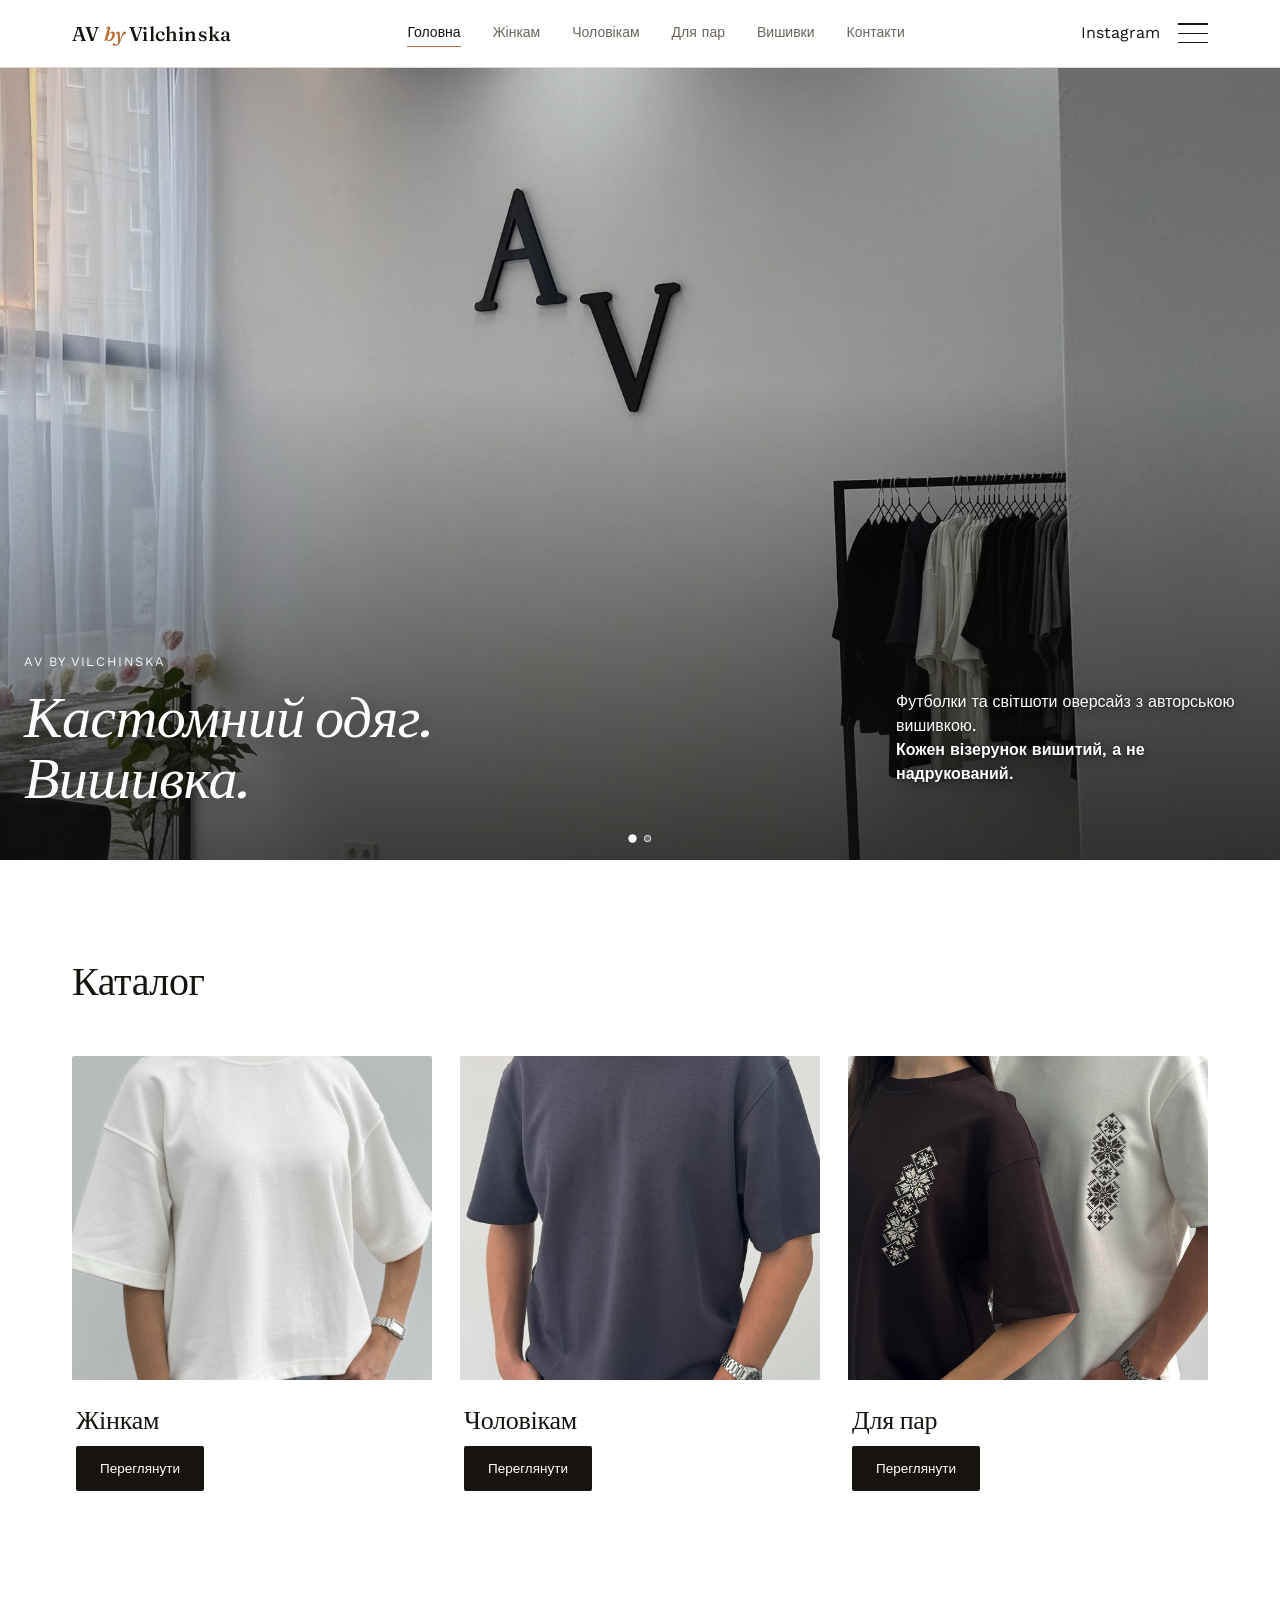
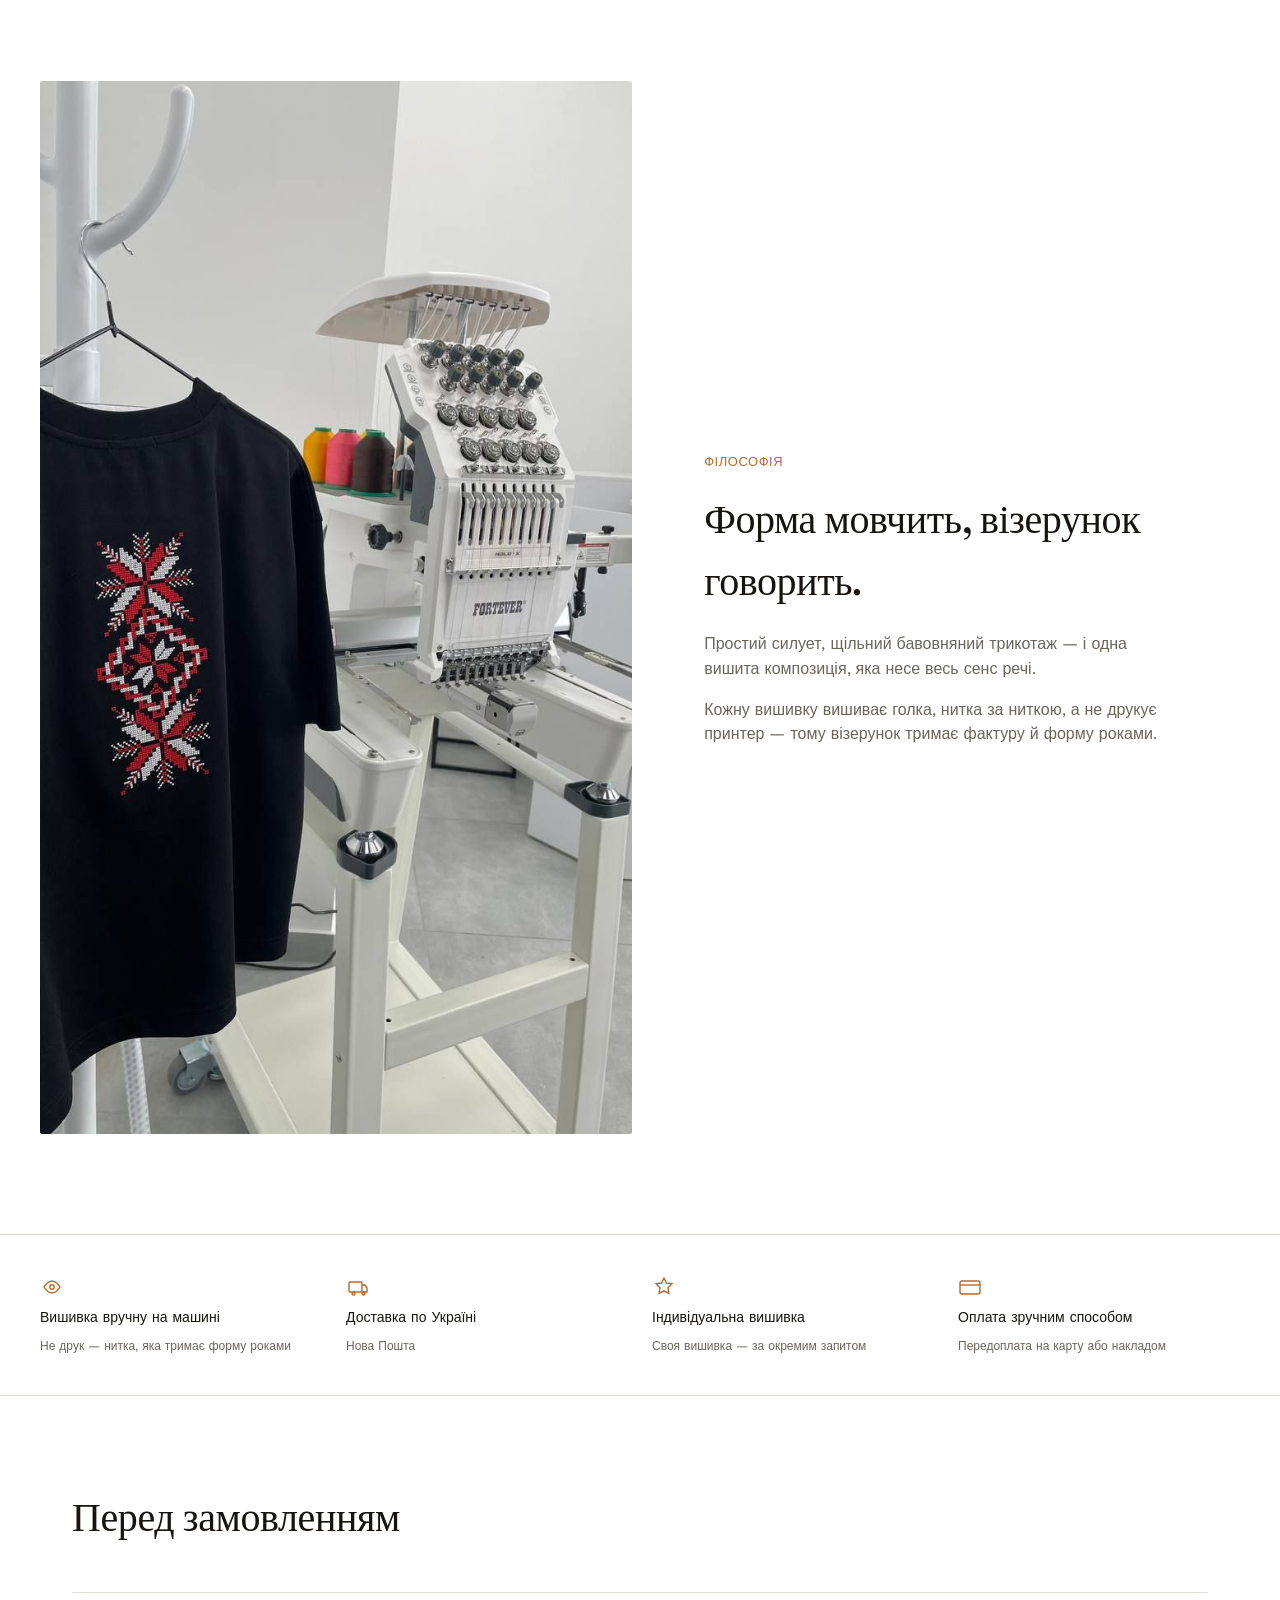
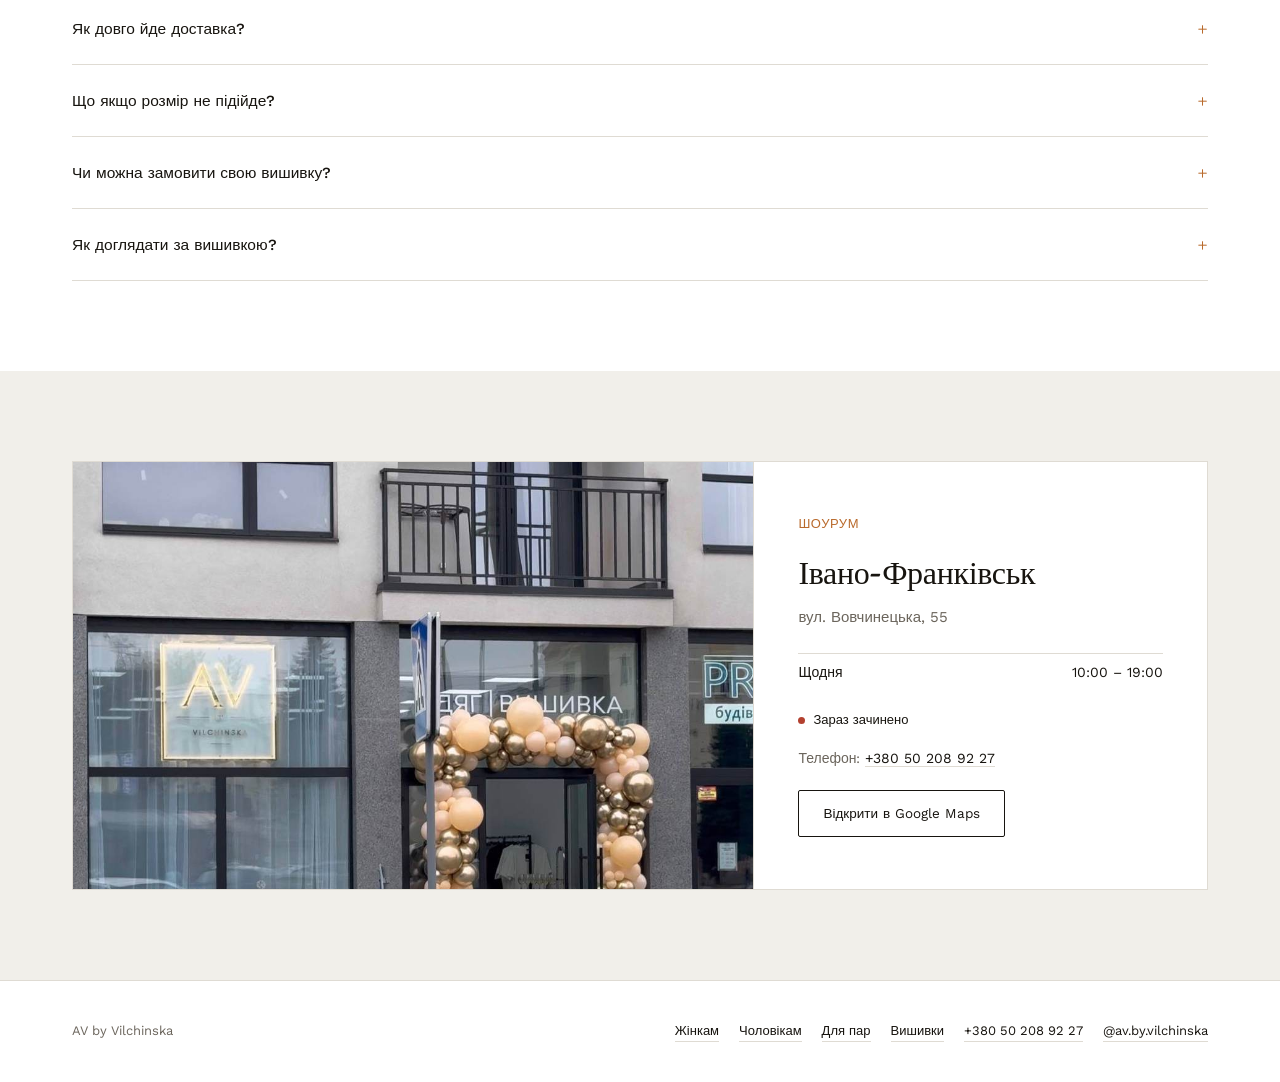
<file: index.html>
<!DOCTYPE html>
<html lang="uk">
<head>
<meta charset="UTF-8">
<meta name="color-scheme" content="light only">
<meta name="viewport" content="width=device-width, initial-scale=1.0">
<title>AV by Vilchinska — кастомний одяг з вишивкою</title>
<meta name="description" content="AV by Vilchinska — кастомний одяг з авторською вишивкою. Футболки та світшоти ручної роботи, Івано-Франківськ.">
<link rel="stylesheet" href="assets/css/style.css">
</head>
<body>

<header class="site-header">
  <div class="header-inner">
    <a href="index.html" class="logo">AV <span>by</span> Vilchinska</a>
    <nav class="main-nav">
      <a href="index.html" class="active">Головна</a>
      <a href="women/index.html">Жінкам</a>
      <a href="men/index.html">Чоловікам</a>
      <a href="pairs/index.html">Для пар</a>
      <a href="embroidery/index.html">Вишивки</a>
      <a href="index.html#location">Контакти</a>
    </nav>
    <div class="header-actions">
      <a class="icon-link" href="https://www.instagram.com/av.by.vilchinska" target="_blank" rel="noopener" aria-label="Instagram">Instagram</a>
      <button class="burger" id="burgerBtn" aria-label="Меню" aria-expanded="false"><span></span><span></span><span></span></button>
    </div>
  </div>
</header>

<div class="menu-overlay" id="menuOverlay" data-bg="assets/images/hero-slide-1.jpg">
  <div class="menu-links">
    <a href="index.html">Головна</a>
    <a href="women/index.html">Жінкам</a>
    <a href="men/index.html">Чоловікам</a>
    <a href="pairs/index.html">Для пар</a>
    <a href="embroidery/index.html">Вишивки</a>
    <a href="index.html#location">Локація</a>
  </div>
  <div class="menu-bottom">
    <a href="tel:+380502089227">+380 50 208 92 27</a>
    <a href="https://www.instagram.com/av.by.vilchinska" target="_blank" rel="noopener">@av.by.vilchinska</a>
  </div>
</div>

<section class="hero" id="heroSlider">
  <div class="hero-track" id="heroTrack">
    <div class="hero-slide"><img src="assets/images/hero-slide-1.jpg" alt="AV by Vilchinska — шоурум, лого на стіні"></div>
    <div class="hero-slide"><img src="assets/images/hero-slide-2.jpg" alt="AV by Vilchinska — стійка з одягом у шоурумі"></div>
  </div>
  <div class="hero-dots" id="heroDots">
    <button class="active" data-i="0" aria-label="Фото 1"></button>
    <button data-i="1" aria-label="Фото 2"></button>
  </div>
  <div class="hero-content">
    <div>
      <div class="hero-tagline">AV BY VILCHINSKA</div>
      <h1 class="hero-title">Кастомний одяг.<br>Вишивка.</h1>
    </div>
    <p class="hero-sub">Футболки та світшоти оверсайз з авторською вишивкою.<br><strong>Кожен візерунок вишитий, а не надрукований.</strong></p>
  </div>
</section>

<section class="categories">
  <div class="wrap">
    <div class="section-head" data-reveal>
      <h2>Каталог</h2>
    </div>
    <div class="categories-grid cols-3">
    <a href="women/index.html" class="category-card" data-reveal>
      <div class="cat-photo"><img src="assets/images/tee-women-milk.jpg" alt="Жіночий одяг AV by Vilchinska"></div>
      <div class="cat-content">
        <h3>Жінкам</h3>
        <span class="cat-btn">Переглянути</span>
      </div>
    </a>
    <a href="men/index.html" class="category-card" data-reveal>
      <div class="cat-photo"><img src="assets/images/tee-men-graphite.jpg" alt="Чоловічий одяг AV by Vilchinska"></div>
      <div class="cat-content">
        <h3>Чоловікам</h3>
        <span class="cat-btn">Переглянути</span>
      </div>
    </a>
    <a href="pairs/index.html" class="category-card" data-reveal>
      <div class="cat-photo"><img src="assets/images/pairs-couple.jpg" alt="Для пар — AV by Vilchinska"></div>
      <div class="cat-content">
        <h3>Для пар</h3>
        <span class="cat-btn">Переглянути</span>
      </div>
    </a>
    </div>
  </div>
</section>

<section>
  <div class="wrap split">
    <div class="split-img" data-reveal><img src="assets/images/tee-snowflake-black-close.jpg" alt="Вишивка крупним планом"></div>
    <div class="split-text" data-reveal>
      <div class="kicker">Філософія</div>
      <h2>Форма мовчить, візерунок говорить.</h2>
      <p>Простий силует, щільний бавовняний трикотаж — і одна вишита композиція, яка несе весь сенс речі.</p>
      <p>Кожну вишивку вишиває голка, нитка за ниткою, а не друкує принтер — тому візерунок тримає фактуру й форму роками.</p>
    </div>
  </div>
</section>

<section class="perks">
  <div class="wrap perks-grid">
    <div class="perk" data-reveal>
      <svg viewBox="0 0 24 24" fill="none" stroke-width="1.4"><path d="M4 12c2-4 6-6 8-6s6 2 8 6c-2 4-6 6-8 6s-6-2-8-6z"/><circle cx="12" cy="12" r="2.2"/></svg>
      <div class="perk-title">Вишивка вручну на машині</div>
      <div class="perk-sub">Не друк — нитка, яка тримає форму роками</div>
    </div>
    <div class="perk" data-reveal>
      <svg viewBox="0 0 24 24" fill="none" stroke-width="1.4"><rect x="3" y="7" width="13" height="10" rx="1"/><path d="M16 10h3l2 3v4h-5"/><circle cx="7.5" cy="18.5" r="1.5"/><circle cx="17.5" cy="18.5" r="1.5"/></svg>
      <div class="perk-title">Доставка по Україні</div>
      <div class="perk-sub">Нова Пошта</div>
    </div>
    <div class="perk" data-reveal>
      <svg viewBox="0 0 24 24" fill="none" stroke-width="1.4"><path d="M12 3l2.5 5 5.5.8-4 3.9.9 5.5L12 15.8 7.1 18.2 8 12.7 4 8.8l5.5-.8L12 3z"/></svg>
      <div class="perk-title">Індивідуальна вишивка</div>
      <div class="perk-sub">Своя вишивка — за окремим запитом</div>
    </div>
    <div class="perk" data-reveal>
      <svg viewBox="0 0 24 24" fill="none" stroke-width="1.4"><rect x="2" y="6" width="20" height="13" rx="2"/><path d="M2 10h20"/></svg>
      <div class="perk-title">Оплата зручним способом</div>
      <div class="perk-sub">Передоплата на карту або накладом</div>
    </div>
  </div>
</section>

<section class="faq">
  <div class="wrap">
    <div class="section-head" data-reveal>
      <h2>Перед замовленням</h2>
    </div>
    <details class="faq-item">
      <summary>Як довго йде доставка?<span class="plus">+</span></summary>
      <p>Відправляємо Новою Поштою після підтвердження замовлення в Direct. Точні терміни уточнюємо індивідуально.</p>
    </details>
    <details class="faq-item">
      <summary>Що якщо розмір не підійде?<span class="plus">+</span></summary>
      <p>Пишіть у Direct — підкажемо мірки перед покупкою та умови обміну.</p>
    </details>
    <details class="faq-item">
      <summary>Чи можна замовити свою вишивку?<span class="plus">+</span></summary>
      <p>Так — можемо вишити інший візерунок, ініціали чи ім'я на базовій моделі. Деталі й термін обговорюємо в Direct.</p>
    </details>
    <details class="faq-item">
      <summary>Як доглядати за вишивкою?<span class="plus">+</span></summary>
      <p>Прання до 30°C, виворіт назовні, без прасування безпосередньо по вишивці.</p>
    </details>
  </div>
</section>

<section class="location" id="location">
  <div class="wrap">
    <div class="location-wrap" id="contacts">
      <div class="location-map" data-reveal>
        <img src="assets/images/storefront.jpg" alt="Фасад шоуруму AV by Vilchinska, вул. Вовчинецька 55">
      </div>
      <div class="location-card" data-reveal>
        <div class="kicker">Шоурум</div>
        <h2>Івано-Франківськ</h2>
        <p class="addr">вул. Вовчинецька, 55</p>
        <div class="hours-row"><span>Щодня</span><span>10:00 – 19:00</span></div>
        <div class="status" id="shopStatus"><span class="dot"></span><span id="shopStatusText">Перевіряємо графік…</span></div>
        <p class="phone-line">Телефон: <a href="tel:+380502089227">+380 50 208 92 27</a></p>
        <a class="btn-outline" href="https://www.google.com/maps/place/AV+by+Vilchinska/@48.9281908,24.7204497,531m/data=!3m1!1e3!4m6!3m5!1s0x4730c14612a11dc7:0x7e69dfd72283716a!8m2!3d48.9279882!4d24.721026!16s%2Fg%2F11zxmrxpf5?entry=ttu&amp;g_ep=EgoyMDI2MDkxNC4wIKXMDSoASAFQAw%3D%3D" target="_blank" rel="noopener">Відкрити в Google Maps</a>
      </div>
    </div>
  </div>
</section>

<footer class="site-footer">
  <div class="wrap footer-inner">
    <span>AV by Vilchinska</span>
    <div class="footer-links">
      <a href="women/index.html">Жінкам</a>
      <a href="men/index.html">Чоловікам</a>
      <a href="pairs/index.html">Для пар</a>
      <a href="embroidery/index.html">Вишивки</a>
      <a href="tel:+380502089227">+380 50 208 92 27</a>
      <a href="https://www.instagram.com/av.by.vilchinska" target="_blank" rel="noopener">@av.by.vilchinska</a>
    </div>
  </div>
</footer>


<div class="size-modal" id="sizeChartModal">
  <div class="size-modal-backdrop"></div>
  <div class="size-modal-inner">
    <button class="size-modal-close" aria-label="Закрити">&times;</button>
    <img src="assets/images/size-chart.jpg" alt="Розмірна сітка AV by Vilchinska">
  </div>
</div>

<script src="assets/js/main.js"></script>
</body>
</html>
</file>
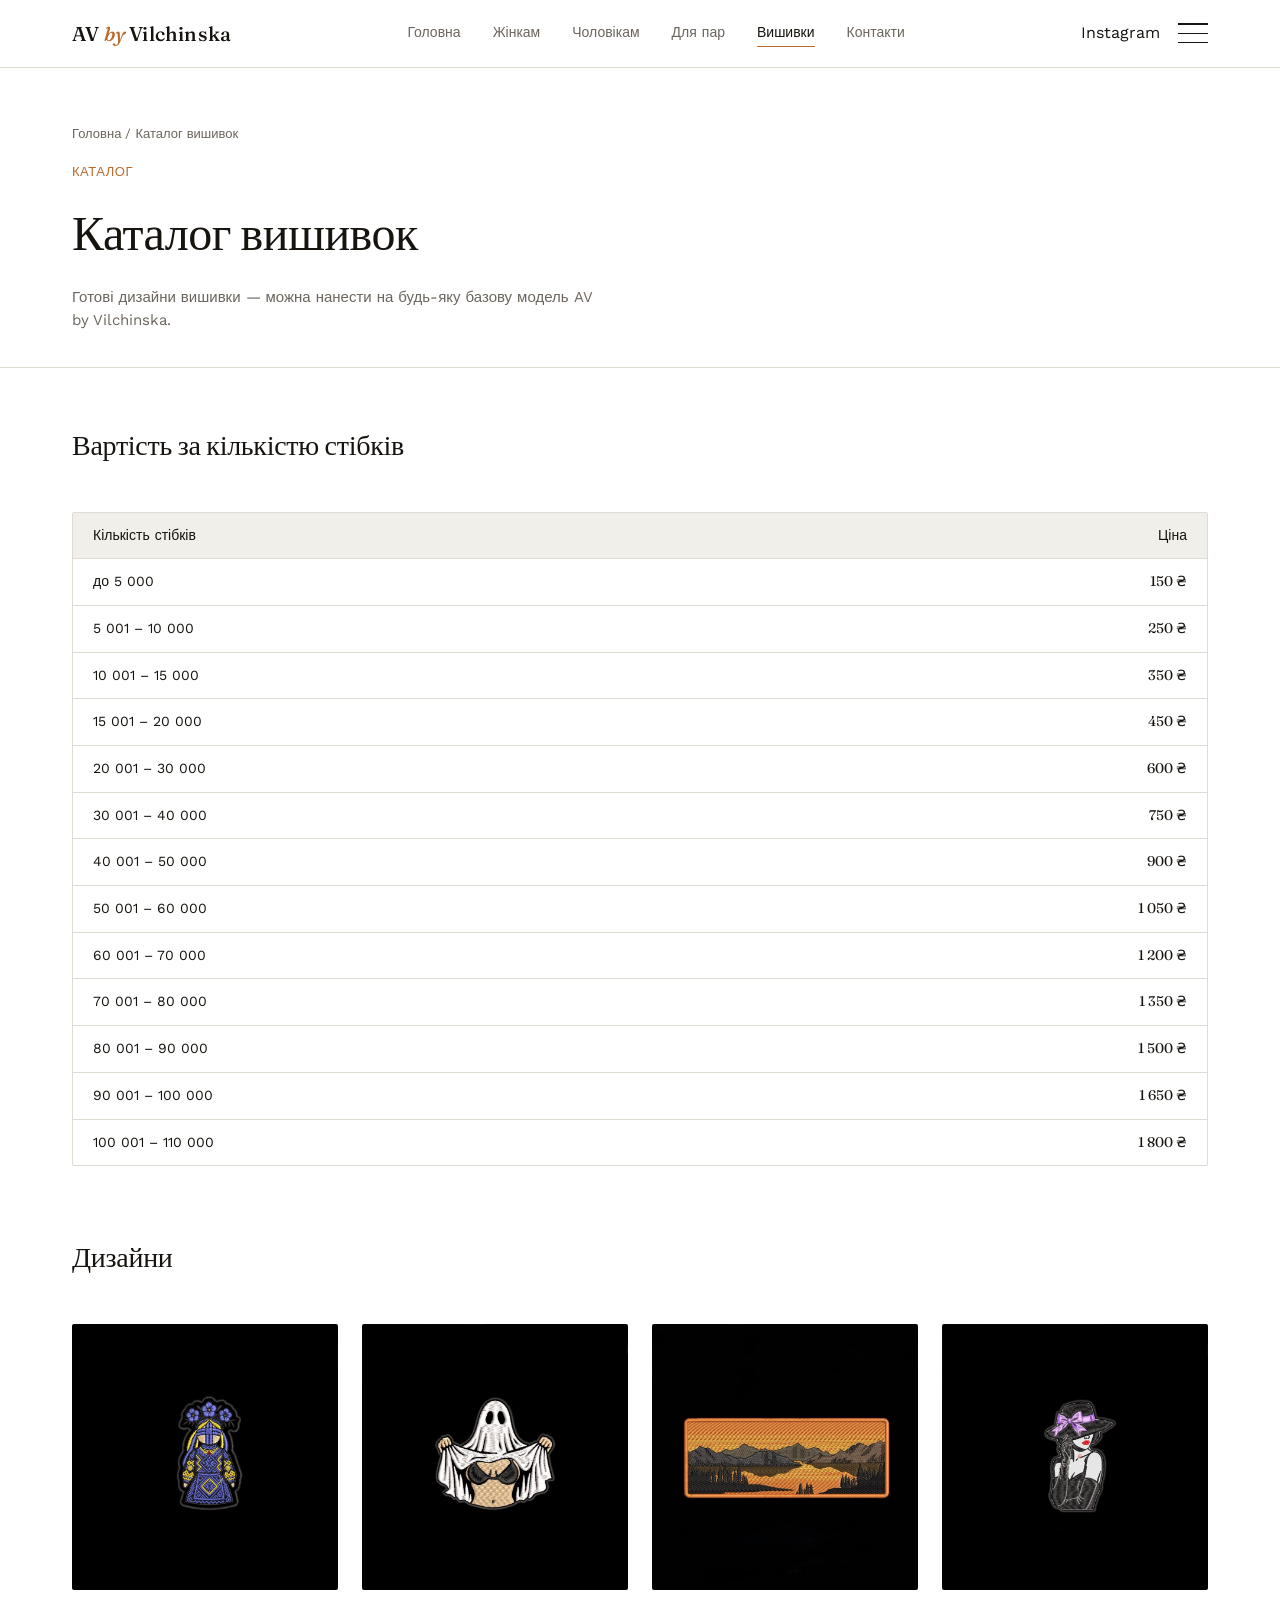
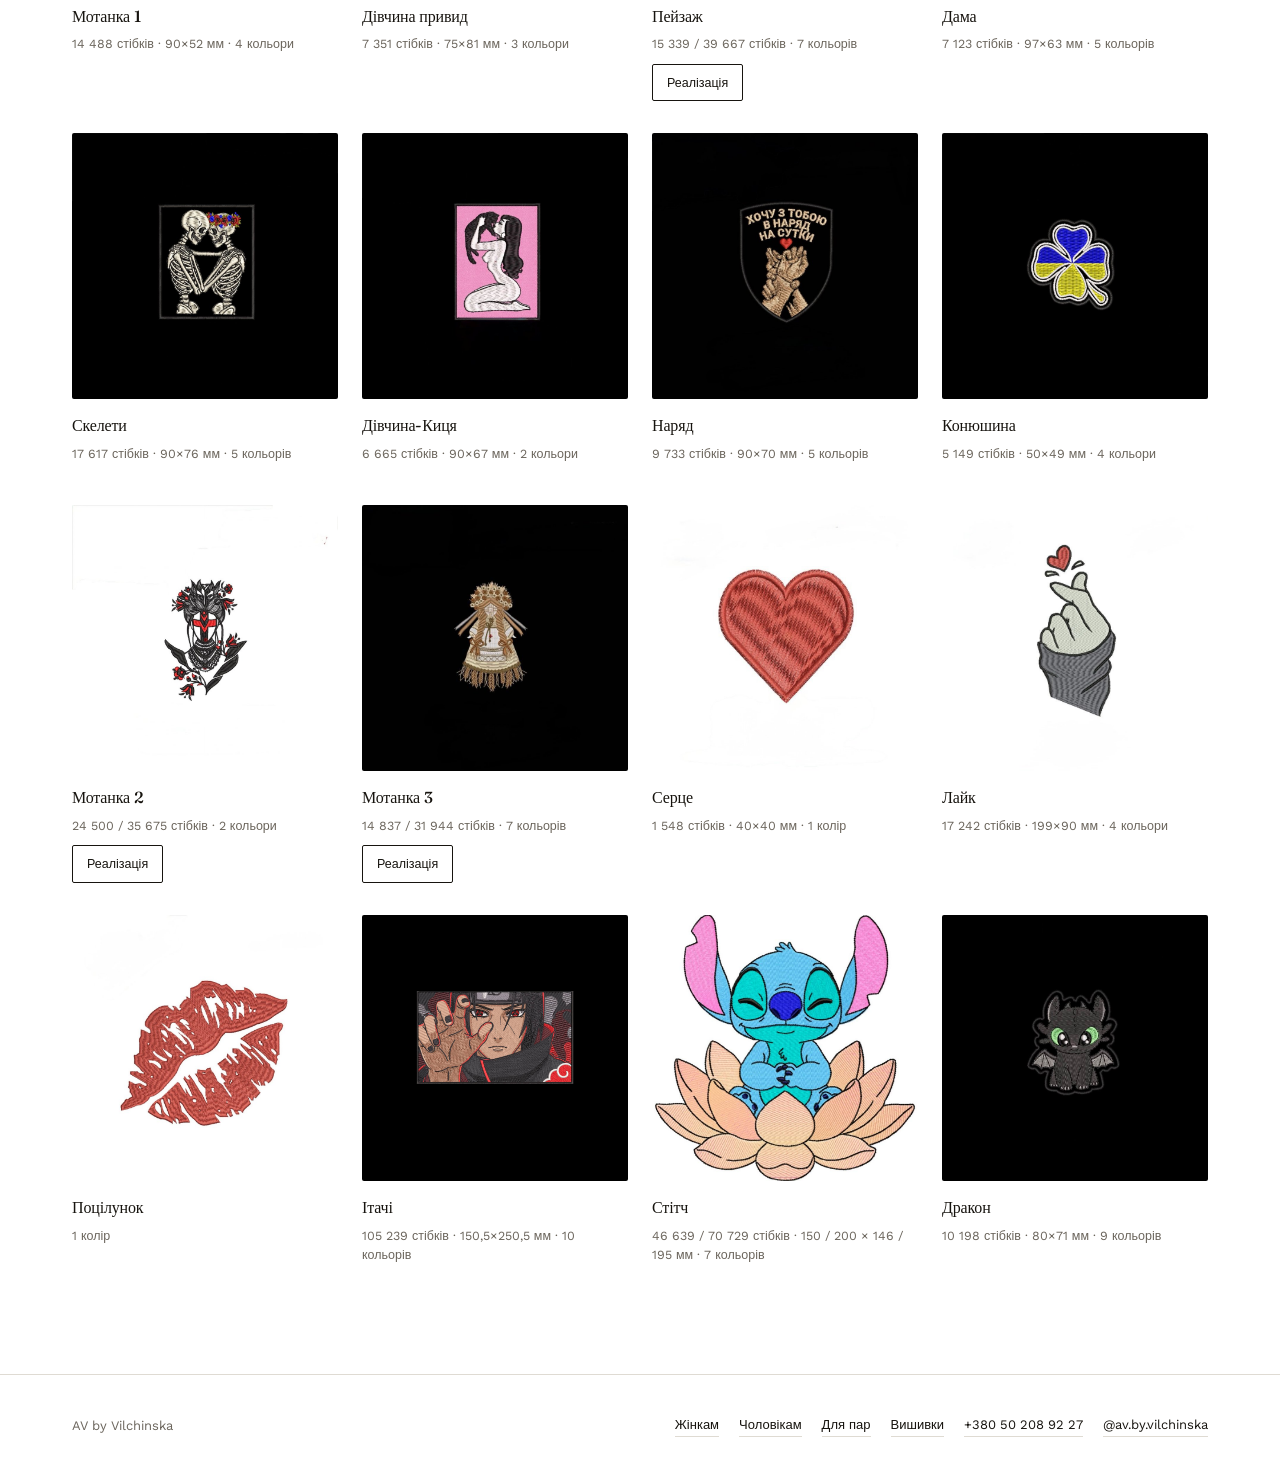
<file: embroidery/index.html>
<!DOCTYPE html>
<html lang="uk">
<head>
<meta charset="UTF-8">
<meta name="color-scheme" content="light only">
<meta name="viewport" content="width=device-width, initial-scale=1.0">
<title>Каталог вишивок — AV by Vilchinska</title>
<meta name="description" content="Каталог вишивок AV by Vilchinska — дизайни, кількість стібків та вартість.">
<link rel="stylesheet" href="../assets/css/style.css">
</head>
<body>

<header class="site-header">
  <div class="header-inner">
    <a href="../index.html" class="logo">AV <span>by</span> Vilchinska</a>
    <nav class="main-nav">
      <a href="../index.html">Головна</a>
      <a href="../women/index.html">Жінкам</a>
      <a href="../men/index.html">Чоловікам</a>
      <a href="../pairs/index.html">Для пар</a>
      <a href="../embroidery/index.html" class="active">Вишивки</a>
      <a href="../index.html#location">Контакти</a>
    </nav>
    <div class="header-actions">
      <a class="icon-link" href="https://www.instagram.com/av.by.vilchinska" target="_blank" rel="noopener">Instagram</a>
      <button class="burger" id="burgerBtn" aria-label="Меню" aria-expanded="false"><span></span><span></span><span></span></button>
    </div>
  </div>
</header>

<div class="menu-overlay" id="menuOverlay" data-bg="../assets/images/hero-slide-1.jpg">
  <div class="menu-links">
    <a href="../index.html">Головна</a>
    <a href="../women/index.html">Жінкам</a>
    <a href="../men/index.html">Чоловікам</a>
    <a href="../pairs/index.html">Для пар</a>
    <a href="../embroidery/index.html">Вишивки</a>
    <a href="../index.html#location">Локація</a>
  </div>
  <div class="menu-bottom">
    <a href="tel:+380502089227">+380 50 208 92 27</a>
    <a href="https://www.instagram.com/av.by.vilchinska" target="_blank" rel="noopener">@av.by.vilchinska</a>
  </div>
</div>

<section class="page-hero">
  <div class="wrap">
    <div class="breadcrumb"><a href="../index.html">Головна</a> / Каталог вишивок</div>
    <div class="kicker">Каталог</div>
    <h1>Каталог вишивок</h1>
    <p>Готові дизайни вишивки — можна нанести на будь-яку базову модель AV by Vilchinska.</p>
  </div>
</section>

<div class="wrap">

  <section style="padding: 56px 0 0;">
    <div class="section-head" data-reveal>
      <h2 style="font-size: clamp(22px, 2.6vw, 28px);">Вартість за кількістю стібків</h2>
    </div>
    <div class="stitch-table" data-reveal>
      <div class="stitch-table-row"><span>Кількість стібків</span><span>Ціна</span></div>
      <div class="stitch-table-row"><span>до 5 000</span><span class="st-price">150 ₴</span></div>
      <div class="stitch-table-row"><span>5 001 – 10 000</span><span class="st-price">250 ₴</span></div>
      <div class="stitch-table-row"><span>10 001 – 15 000</span><span class="st-price">350 ₴</span></div>
      <div class="stitch-table-row"><span>15 001 – 20 000</span><span class="st-price">450 ₴</span></div>
      <div class="stitch-table-row"><span>20 001 – 30 000</span><span class="st-price">600 ₴</span></div>
      <div class="stitch-table-row"><span>30 001 – 40 000</span><span class="st-price">750 ₴</span></div>
      <div class="stitch-table-row"><span>40 001 – 50 000</span><span class="st-price">900 ₴</span></div>
      <div class="stitch-table-row"><span>50 001 – 60 000</span><span class="st-price">1 050 ₴</span></div>
      <div class="stitch-table-row"><span>60 001 – 70 000</span><span class="st-price">1 200 ₴</span></div>
      <div class="stitch-table-row"><span>70 001 – 80 000</span><span class="st-price">1 350 ₴</span></div>
      <div class="stitch-table-row"><span>80 001 – 90 000</span><span class="st-price">1 500 ₴</span></div>
      <div class="stitch-table-row"><span>90 001 – 100 000</span><span class="st-price">1 650 ₴</span></div>
      <div class="stitch-table-row"><span>100 001 – 110 000</span><span class="st-price">1 800 ₴</span></div>
    </div>
  </section>

  <section>
    <div class="section-head" data-reveal>
      <h2 style="font-size: clamp(22px, 2.6vw, 28px);">Дизайни</h2>
    </div>

    <div class="emb-grid">

      <div class="emb-card" data-reveal>
        <div class="emb-photo"><img src="../assets/images/embroidery/emb-motanka-1.jpg" alt="Вишивка «Мотанка 1»"></div>
        <h3>Мотанка 1</h3>
        <div class="emb-spec">14 488 стібків · 90×52 мм · 4 кольори</div>
      </div>

      <div class="emb-card" data-reveal>
        <div class="emb-photo"><img src="../assets/images/embroidery/emb-ghost-girl.jpg" alt="Вишивка «Дівчина привид»"></div>
        <h3>Дівчина привид</h3>
        <div class="emb-spec">7 351 стібків · 75×81 мм · 3 кольори</div>
      </div>

      <div class="emb-card" data-reveal>
        <div class="emb-photo"><img src="../assets/images/embroidery/emb-landscape.jpg" alt="Вишивка «Пейзаж»"></div>
        <h3>Пейзаж</h3>
        <div class="emb-spec">15 339 / 39 667 стібків · 7 кольорів</div>
        <a class="emb-realized" href="../men/t-shirts/index.html#emb-landscape">Реалізація</a>
      </div>

      <div class="emb-card" data-reveal>
        <div class="emb-photo"><img src="../assets/images/embroidery/emb-lady.jpg" alt="Вишивка «Дама»"></div>
        <h3>Дама</h3>
        <div class="emb-spec">7 123 стібків · 97×63 мм · 5 кольорів</div>
      </div>

      <div class="emb-card" data-reveal>
        <div class="emb-photo"><img src="../assets/images/embroidery/emb-skeletons.jpg" alt="Вишивка «Скелети»"></div>
        <h3>Скелети</h3>
        <div class="emb-spec">17 617 стібків · 90×76 мм · 5 кольорів</div>
      </div>

      <div class="emb-card" data-reveal>
        <div class="emb-photo"><img src="../assets/images/embroidery/emb-cat-girl.jpg" alt="Вишивка «Дівчина-Киця»"></div>
        <h3>Дівчина-Киця</h3>
        <div class="emb-spec">6 665 стібків · 90×67 мм · 2 кольори</div>
      </div>

      <div class="emb-card" data-reveal>
        <div class="emb-photo"><img src="../assets/images/embroidery/emb-outfit.jpg" alt="Вишивка «Наряд»"></div>
        <h3>Наряд</h3>
        <div class="emb-spec">9 733 стібків · 90×70 мм · 5 кольорів</div>
      </div>

      <div class="emb-card" data-reveal>
        <div class="emb-photo"><img src="../assets/images/embroidery/emb-clover.jpg" alt="Вишивка «Конюшина»"></div>
        <h3>Конюшина</h3>
        <div class="emb-spec">5 149 стібків · 50×49 мм · 4 кольори</div>
      </div>

      <div class="emb-card" data-reveal>
        <div class="emb-photo"><img src="../assets/images/embroidery/emb-motanka-2.jpg" alt="Вишивка «Мотанка 2»"></div>
        <h3>Мотанка 2</h3>
        <div class="emb-spec">24 500 / 35 675 стібків · 2 кольори</div>
        <a class="emb-realized" href="../women/t-shirts/index.html#emb-motanka2">Реалізація</a>
      </div>

      <div class="emb-card" data-reveal>
        <div class="emb-photo"><img src="../assets/images/embroidery/emb-motanka-3.jpg" alt="Вишивка «Мотанка 3»"></div>
        <h3>Мотанка 3</h3>
        <div class="emb-spec">14 837 / 31 944 стібків · 7 кольорів</div>
        <a class="emb-realized" href="../women/t-shirts/index.html#emb-motanka3">Реалізація</a>
      </div>

      <div class="emb-card" data-reveal>
        <div class="emb-photo"><img src="../assets/images/embroidery/emb-heart.jpg" alt="Вишивка «Серце»"></div>
        <h3>Серце</h3>
        <div class="emb-spec">1 548 стібків · 40×40 мм · 1 колір</div>
      </div>

      <div class="emb-card" data-reveal>
        <div class="emb-photo"><img src="../assets/images/embroidery/emb-like.jpg" alt="Вишивка «Лайк»"></div>
        <h3>Лайк</h3>
        <div class="emb-spec">17 242 стібків · 199×90 мм · 4 кольори</div>
      </div>

      <div class="emb-card" data-reveal>
        <div class="emb-photo"><img src="../assets/images/embroidery/emb-kiss.jpg" alt="Вишивка «Поцілунок»"></div>
        <h3>Поцілунок</h3>
        <div class="emb-spec">1 колір</div>
      </div>

      <div class="emb-card" data-reveal>
        <div class="emb-photo"><img src="../assets/images/embroidery/emb-itac.jpg" alt="Вишивка"></div>
        <h3>Ітачі</h3>
        <div class="emb-spec">105 239 стібків · 150,5×250,5 мм · 10 кольорів</div>
      </div>

      <div class="emb-card" data-reveal>
        <div class="emb-photo"><img src="../assets/images/embroidery/emb-stitch.jpg" alt="Вишивка"></div>
        <h3>Стітч</h3>
        <div class="emb-spec">46 639 / 70 729 стібків · 150 / 200 × 146 / 195 мм · 7 кольорів</div>
      </div>

      <div class="emb-card" data-reveal>
        <div class="emb-photo"><img src="../assets/images/embroidery/emb-bez.jpg" alt="Вишивка"></div>
        <h3>Дракон</h3>
        <div class="emb-spec">10 198 стібків · 80×71 мм · 9 кольорів</div>
      </div>

    </div>
  </section>

</div>

<footer class="site-footer">
  <div class="wrap footer-inner">
    <span>AV by Vilchinska</span>
    <div class="footer-links">
      <a href="../women/index.html">Жінкам</a>
      <a href="../men/index.html">Чоловікам</a>
      <a href="../pairs/index.html">Для пар</a>
      <a href="../embroidery/index.html">Вишивки</a>
      <a href="tel:+380502089227">+380 50 208 92 27</a>
      <a href="https://www.instagram.com/av.by.vilchinska" target="_blank" rel="noopener">@av.by.vilchinska</a>
    </div>
  </div>
</footer>

<script src="../assets/js/main.js"></script>
</body>
</html>
</file>
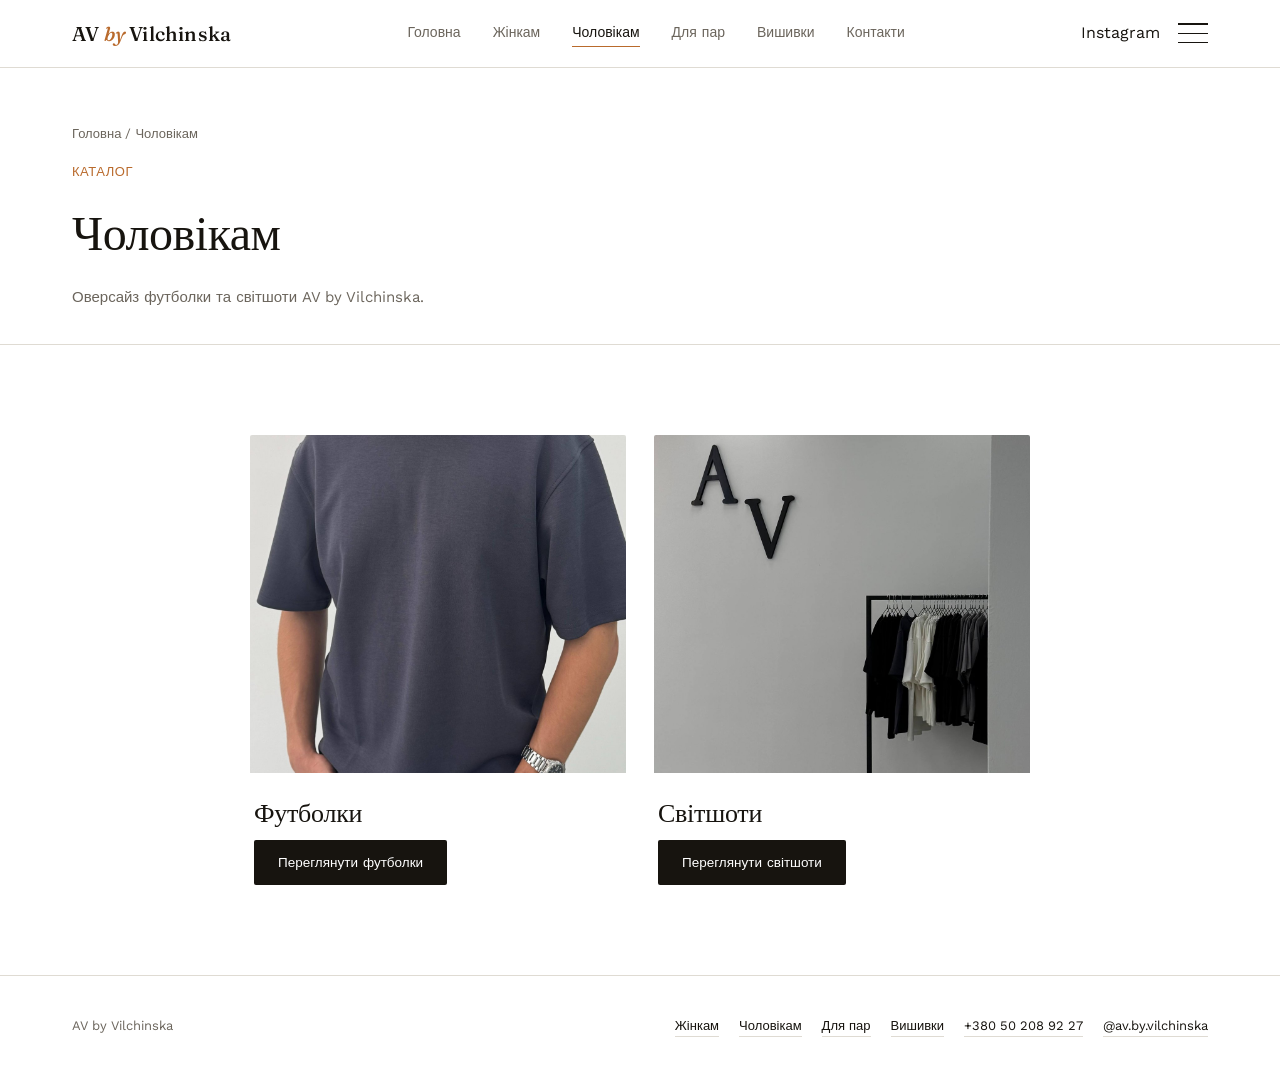
<file: men/index.html>
<!DOCTYPE html>
<html lang="uk">
<head>
<meta charset="UTF-8">
<meta name="color-scheme" content="light only">
<meta name="viewport" content="width=device-width, initial-scale=1.0">
<title>Чоловікам — AV by Vilchinska</title>
<meta name="description" content="Чоловікам: футболки та світшоти AV by Vilchinska.">
<link rel="stylesheet" href="../assets/css/style.css">
</head>
<body>

<header class="site-header">
  <div class="header-inner">
    <a href="../index.html" class="logo">AV <span>by</span> Vilchinska</a>
    <nav class="main-nav">
      <a href="../index.html">Головна</a>
      <a href="../women/index.html">Жінкам</a>
      <a href="../men/index.html" class="active">Чоловікам</a>
      <a href="../pairs/index.html">Для пар</a>
      <a href="../embroidery/index.html">Вишивки</a>
      <a href="../index.html#location">Контакти</a>
    </nav>
    <div class="header-actions">
      <a class="icon-link" href="https://www.instagram.com/av.by.vilchinska" target="_blank" rel="noopener">Instagram</a>
      <button class="burger" id="burgerBtn" aria-label="Меню" aria-expanded="false"><span></span><span></span><span></span></button>
    </div>
  </div>
</header>

<div class="menu-overlay" id="menuOverlay" data-bg="../assets/images/hero-slide-1.jpg">
  <div class="menu-links">
    <a href="../index.html">Головна</a>
    <a href="../women/index.html">Жінкам</a>
    <a href="../men/index.html">Чоловікам</a>
    <a href="../pairs/index.html">Для пар</a>
    <a href="../embroidery/index.html">Вишивки</a>
    <a href="../index.html#location">Локація</a>
  </div>
  <div class="menu-bottom">
    <a href="tel:+380502089227">+380 50 208 92 27</a>
    <a href="https://www.instagram.com/av.by.vilchinska" target="_blank" rel="noopener">@av.by.vilchinska</a>
  </div>
</div>

<section class="page-hero">
  <div class="wrap">
    <div class="breadcrumb"><a href="../index.html">Головна</a> / Чоловікам</div>
    <div class="kicker">Каталог</div>
    <h1>Чоловікам</h1>
    <p>Оверсайз футболки та світшоти AV by Vilchinska.</p>
  </div>
</section>

<section class="categories">
  <div class="wrap">
    <div class="categories-grid">
      <a href="t-shirts/index.html" class="category-card" data-reveal>
      <div class="cat-photo"><img src="../assets/images/tee-men-graphite.jpg" alt="Футболки — Чоловікам"></div>
      <div class="cat-content">
          <h3>Футболки</h3>
          <span class="cat-btn">Переглянути футболки</span>
        </div>
      </a>
      <a href="sweatshirts/index.html" class="category-card" data-reveal>
      <div class="cat-photo"><img src="../assets/images/showroom-vertical.jpg" alt="Світшоти — Чоловікам"></div>
      <div class="cat-content">
          <h3>Світшоти</h3>
          <span class="cat-btn">Переглянути світшоти</span>
        </div>
      </a>
    </div>
  </div>
</section>

<footer class="site-footer">
  <div class="wrap footer-inner">
    <span>AV by Vilchinska</span>
    <div class="footer-links">
      <a href="../women/index.html">Жінкам</a>
      <a href="../men/index.html">Чоловікам</a>
      <a href="../pairs/index.html">Для пар</a>
      <a href="../embroidery/index.html">Вишивки</a>
      <a href="tel:+380502089227">+380 50 208 92 27</a>
      <a href="https://www.instagram.com/av.by.vilchinska" target="_blank" rel="noopener">@av.by.vilchinska</a>
    </div>
  </div>
</footer>


<div class="size-modal" id="sizeChartModal">
  <div class="size-modal-backdrop"></div>
  <div class="size-modal-inner">
    <button class="size-modal-close" aria-label="Закрити">&times;</button>
    <img src="../assets/images/size-chart.jpg" alt="Розмірна сітка AV by Vilchinska">
  </div>
</div>

<script src="../assets/js/main.js"></script>
</body>
</html>
</file>
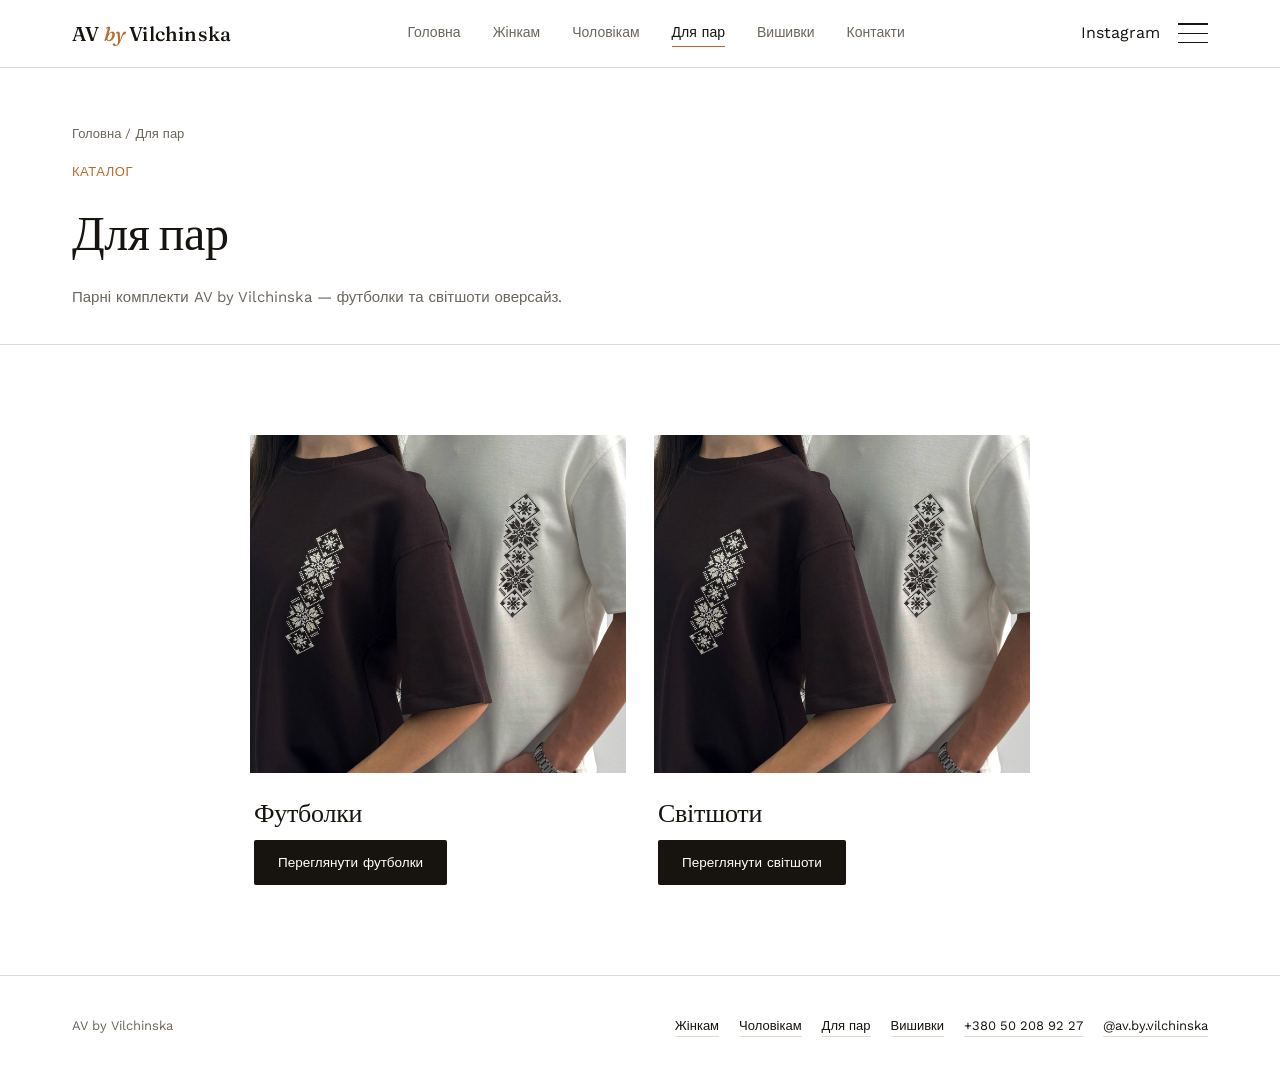
<file: pairs/index.html>
<!DOCTYPE html>
<html lang="uk">
<head>
<meta charset="UTF-8">
<meta name="color-scheme" content="light only">
<meta name="viewport" content="width=device-width, initial-scale=1.0">
<title>Для пар — AV by Vilchinska</title>
<meta name="description" content="Для пар: футболки та світшоти AV by Vilchinska.">
<link rel="stylesheet" href="../assets/css/style.css">
</head>
<body>

<header class="site-header">
  <div class="header-inner">
    <a href="../index.html" class="logo">AV <span>by</span> Vilchinska</a>
    <nav class="main-nav">
      <a href="../index.html">Головна</a>
      <a href="../women/index.html">Жінкам</a>
      <a href="../men/index.html">Чоловікам</a>
      <a href="../pairs/index.html" class="active">Для пар</a>
      <a href="../embroidery/index.html">Вишивки</a>
      <a href="../index.html#location">Контакти</a>
    </nav>
    <div class="header-actions">
      <a class="icon-link" href="https://www.instagram.com/av.by.vilchinska" target="_blank" rel="noopener">Instagram</a>
      <button class="burger" id="burgerBtn" aria-label="Меню" aria-expanded="false"><span></span><span></span><span></span></button>
    </div>
  </div>
</header>

<div class="menu-overlay" id="menuOverlay" data-bg="../assets/images/hero-slide-1.jpg">
  <div class="menu-links">
    <a href="../index.html">Головна</a>
    <a href="../women/index.html">Жінкам</a>
    <a href="../men/index.html">Чоловікам</a>
    <a href="../pairs/index.html">Для пар</a>
    <a href="../embroidery/index.html">Вишивки</a>
    <a href="../index.html#location">Локація</a>
  </div>
  <div class="menu-bottom">
    <a href="tel:+380502089227">+380 50 208 92 27</a>
    <a href="https://www.instagram.com/av.by.vilchinska" target="_blank" rel="noopener">@av.by.vilchinska</a>
  </div>
</div>

<section class="page-hero">
  <div class="wrap">
    <div class="breadcrumb"><a href="../index.html">Головна</a> / Для пар</div>
    <div class="kicker">Каталог</div>
    <h1>Для пар</h1>
    <p>Парні комплекти AV by Vilchinska — футболки та світшоти оверсайз.</p>
  </div>
</section>

<section class="categories">
  <div class="wrap">
    <div class="categories-grid">
      <a href="t-shirts/index.html" class="category-card" data-reveal>
      <div class="cat-photo"><img src="../assets/images/pairs-couple.jpg" alt="Футболки для пар — AV by Vilchinska"></div>
      <div class="cat-content">
          <h3>Футболки</h3>
          <span class="cat-btn">Переглянути футболки</span>
        </div>
      </a>
      <a href="sweatshirts/index.html" class="category-card" data-reveal>
      <div class="cat-photo"><img src="../assets/images/pairs-couple.jpg" alt="Світшоти для пар — AV by Vilchinska"></div>
      <div class="cat-content">
          <h3>Світшоти</h3>
          <span class="cat-btn">Переглянути світшоти</span>
        </div>
      </a>
    </div>
  </div>
</section>

<footer class="site-footer">
  <div class="wrap footer-inner">
    <span>AV by Vilchinska</span>
    <div class="footer-links">
      <a href="../women/index.html">Жінкам</a>
      <a href="../men/index.html">Чоловікам</a>
      <a href="../pairs/index.html">Для пар</a>
      <a href="../embroidery/index.html">Вишивки</a>
      <a href="tel:+380502089227">+380 50 208 92 27</a>
      <a href="https://www.instagram.com/av.by.vilchinska" target="_blank" rel="noopener">@av.by.vilchinska</a>
    </div>
  </div>
</footer>


<div class="size-modal" id="sizeChartModal">
  <div class="size-modal-backdrop"></div>
  <div class="size-modal-inner">
    <button class="size-modal-close" aria-label="Закрити">&times;</button>
    <img src="../assets/images/size-chart.jpg" alt="Розмірна сітка AV by Vilchinska">
  </div>
</div>

<script src="../assets/js/main.js"></script>
</body>
</html>
</file>
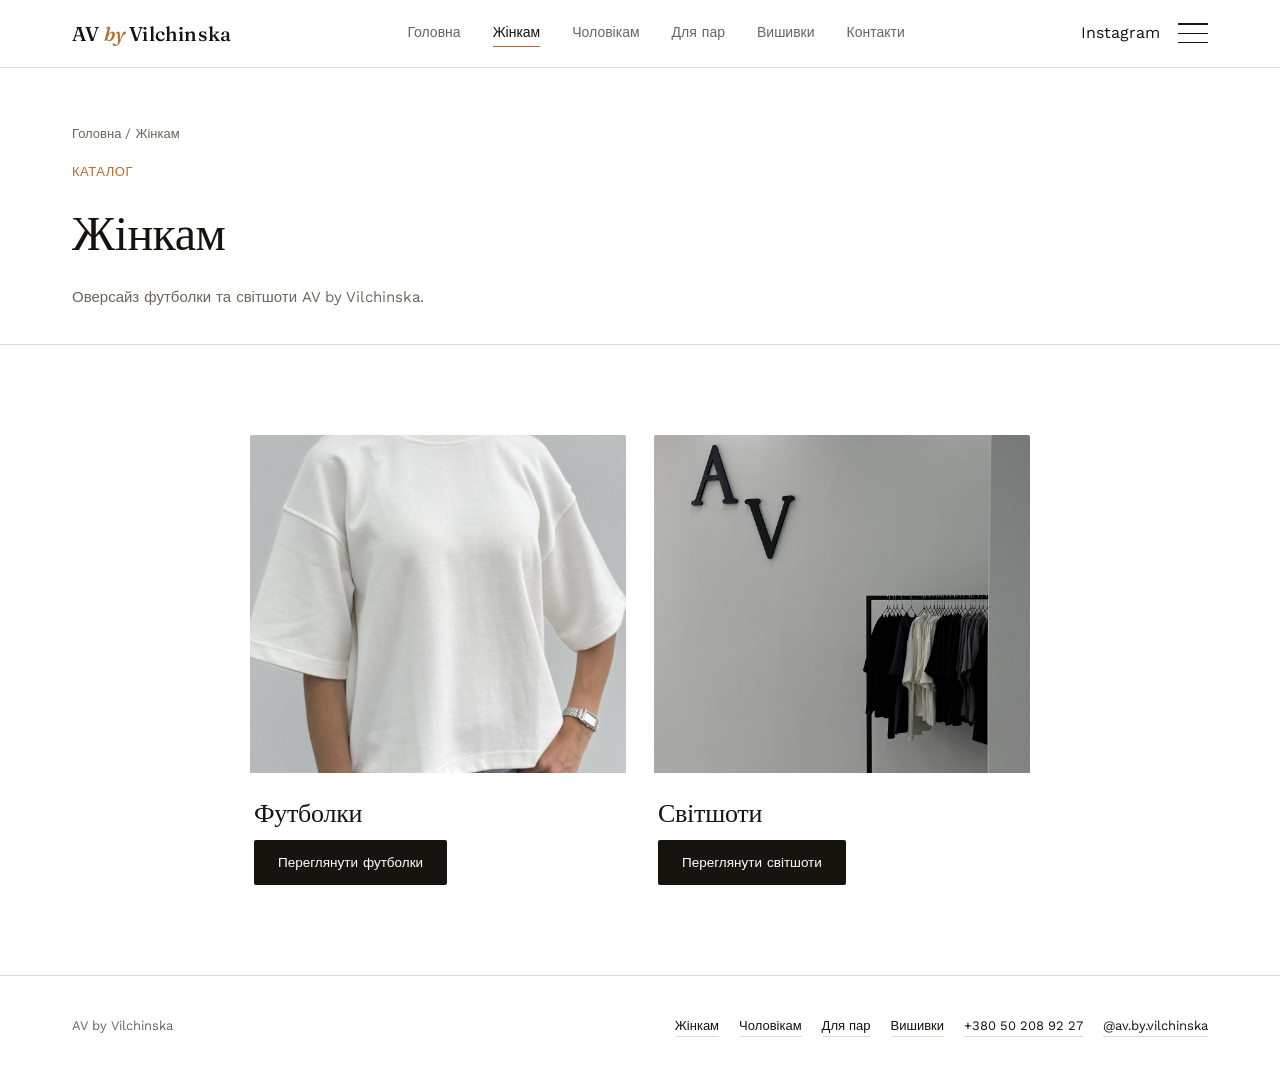
<file: women/index.html>
<!DOCTYPE html>
<html lang="uk">
<head>
<meta charset="UTF-8">
<meta name="color-scheme" content="light only">
<meta name="viewport" content="width=device-width, initial-scale=1.0">
<title>Жінкам — AV by Vilchinska</title>
<meta name="description" content="Жінкам: футболки та світшоти AV by Vilchinska.">
<link rel="stylesheet" href="../assets/css/style.css">
</head>
<body>

<header class="site-header">
  <div class="header-inner">
    <a href="../index.html" class="logo">AV <span>by</span> Vilchinska</a>
    <nav class="main-nav">
      <a href="../index.html">Головна</a>
      <a href="../women/index.html" class="active">Жінкам</a>
      <a href="../men/index.html">Чоловікам</a>
      <a href="../pairs/index.html">Для пар</a>
      <a href="../embroidery/index.html">Вишивки</a>
      <a href="../index.html#location">Контакти</a>
    </nav>
    <div class="header-actions">
      <a class="icon-link" href="https://www.instagram.com/av.by.vilchinska" target="_blank" rel="noopener">Instagram</a>
      <button class="burger" id="burgerBtn" aria-label="Меню" aria-expanded="false"><span></span><span></span><span></span></button>
    </div>
  </div>
</header>

<div class="menu-overlay" id="menuOverlay" data-bg="../assets/images/hero-slide-1.jpg">
  <div class="menu-links">
    <a href="../index.html">Головна</a>
    <a href="../women/index.html">Жінкам</a>
    <a href="../men/index.html">Чоловікам</a>
    <a href="../pairs/index.html">Для пар</a>
    <a href="../embroidery/index.html">Вишивки</a>
    <a href="../index.html#location">Локація</a>
  </div>
  <div class="menu-bottom">
    <a href="tel:+380502089227">+380 50 208 92 27</a>
    <a href="https://www.instagram.com/av.by.vilchinska" target="_blank" rel="noopener">@av.by.vilchinska</a>
  </div>
</div>

<section class="page-hero">
  <div class="wrap">
    <div class="breadcrumb"><a href="../index.html">Головна</a> / Жінкам</div>
    <div class="kicker">Каталог</div>
    <h1>Жінкам</h1>
    <p>Оверсайз футболки та світшоти AV by Vilchinska.</p>
  </div>
</section>

<section class="categories">
  <div class="wrap">
    <div class="categories-grid">
      <a href="t-shirts/index.html" class="category-card" data-reveal>
      <div class="cat-photo"><img src="../assets/images/tee-women-milk.jpg" alt="Футболки — Жінкам"></div>
      <div class="cat-content">
          <h3>Футболки</h3>
          <span class="cat-btn">Переглянути футболки</span>
        </div>
      </a>
      <a href="sweatshirts/index.html" class="category-card" data-reveal>
      <div class="cat-photo"><img src="../assets/images/showroom-vertical.jpg" alt="Світшоти — Жінкам"></div>
      <div class="cat-content">
          <h3>Світшоти</h3>
          <span class="cat-btn">Переглянути світшоти</span>
        </div>
      </a>
    </div>
  </div>
</section>

<footer class="site-footer">
  <div class="wrap footer-inner">
    <span>AV by Vilchinska</span>
    <div class="footer-links">
      <a href="../women/index.html">Жінкам</a>
      <a href="../men/index.html">Чоловікам</a>
      <a href="../pairs/index.html">Для пар</a>
      <a href="../embroidery/index.html">Вишивки</a>
      <a href="tel:+380502089227">+380 50 208 92 27</a>
      <a href="https://www.instagram.com/av.by.vilchinska" target="_blank" rel="noopener">@av.by.vilchinska</a>
    </div>
  </div>
</footer>


<div class="size-modal" id="sizeChartModal">
  <div class="size-modal-backdrop"></div>
  <div class="size-modal-inner">
    <button class="size-modal-close" aria-label="Закрити">&times;</button>
    <img src="../assets/images/size-chart.jpg" alt="Розмірна сітка AV by Vilchinska">
  </div>
</div>

<script src="../assets/js/main.js"></script>
</body>
</html>
</file>
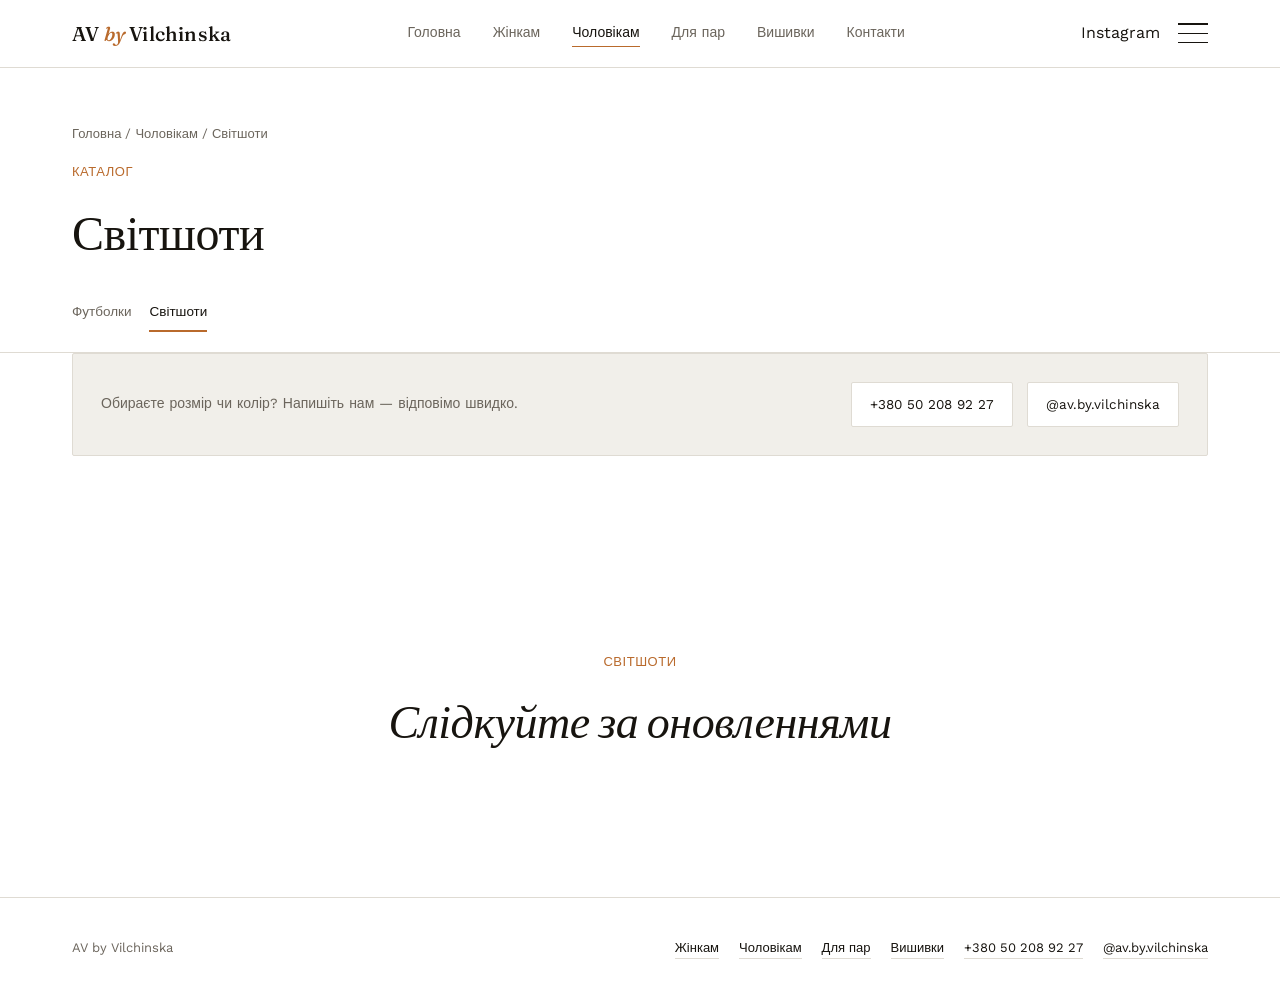
<file: men/sweatshirts/index.html>
<!DOCTYPE html>
<html lang="uk">
<head>
<meta charset="UTF-8">
<meta name="color-scheme" content="light only">
<meta name="viewport" content="width=device-width, initial-scale=1.0">
<title>Світшоти Чоловікам — AV by Vilchinska</title>
<meta name="description" content="Світшоти Чоловікам — AV by Vilchinska. Скоро.">
<link rel="stylesheet" href="../../assets/css/style.css">
</head>
<body>

<header class="site-header">
  <div class="header-inner">
    <a href="../../index.html" class="logo">AV <span>by</span> Vilchinska</a>
    <nav class="main-nav">
      <a href="../../index.html">Головна</a>
      <a href="../../women/index.html">Жінкам</a>
      <a href="../../men/index.html" class="active">Чоловікам</a>
      <a href="../../pairs/index.html">Для пар</a>
      <a href="../../embroidery/index.html">Вишивки</a>
      <a href="../../index.html#location">Контакти</a>
    </nav>
    <div class="header-actions">
      <a class="icon-link" href="https://www.instagram.com/av.by.vilchinska" target="_blank" rel="noopener">Instagram</a>
      <button class="burger" id="burgerBtn" aria-label="Меню" aria-expanded="false"><span></span><span></span><span></span></button>
    </div>
  </div>
</header>

<div class="menu-overlay" id="menuOverlay" data-bg="../../assets/images/hero-slide-1.jpg">
  <div class="menu-links">
    <a href="../../index.html">Головна</a>
    <a href="../../women/index.html">Жінкам</a>
    <a href="../../men/index.html">Чоловікам</a>
    <a href="../../pairs/index.html">Для пар</a>
    <a href="../../embroidery/index.html">Вишивки</a>
    <a href="../../index.html#location">Локація</a>
  </div>
  <div class="menu-bottom">
    <a href="tel:+380502089227">+380 50 208 92 27</a>
    <a href="https://www.instagram.com/av.by.vilchinska" target="_blank" rel="noopener">@av.by.vilchinska</a>
  </div>
</div>

<section class="page-hero">
  <div class="wrap">
    <div class="breadcrumb"><a href="../../index.html">Головна</a> / <a href="../index.html">Чоловікам</a> / Світшоти</div>
    <div class="kicker">Каталог</div>
    <h1>Світшоти</h1>
    <div class="catalog-switch">
      <a href="../t-shirts/index.html">Футболки</a>
      <a href="index.html" class="active">Світшоти</a>
    </div>
  </div>
</section>

<div class="wrap">
  <div class="catalog-contacts" data-reveal>
    <div class="cc-text">Обираєте розмір чи колір? Напишіть нам — відповімо швидко.</div>
    <div class="cc-links">
      <a href="tel:+380502089227">+380 50 208 92 27</a>
      <a href="https://www.instagram.com/av.by.vilchinska" target="_blank" rel="noopener">@av.by.vilchinska</a>
    </div>
  </div>

  <div class="coming-soon" data-reveal>
    <div class="kicker">Світшоти</div>
    <h2>Слідкуйте за оновленнями</h2>
  </div>
</div>

<footer class="site-footer">
  <div class="wrap footer-inner">
    <span>AV by Vilchinska</span>
    <div class="footer-links">
      <a href="../../women/index.html">Жінкам</a>
      <a href="../../men/index.html">Чоловікам</a>
      <a href="../../pairs/index.html">Для пар</a>
      <a href="../../embroidery/index.html">Вишивки</a>
      <a href="tel:+380502089227">+380 50 208 92 27</a>
      <a href="https://www.instagram.com/av.by.vilchinska" target="_blank" rel="noopener">@av.by.vilchinska</a>
    </div>
  </div>
</footer>


<div class="size-modal" id="sizeChartModal">
  <div class="size-modal-backdrop"></div>
  <div class="size-modal-inner">
    <button class="size-modal-close" aria-label="Закрити">&times;</button>
    <img src="../../assets/images/size-chart.jpg" alt="Розмірна сітка AV by Vilchinska">
  </div>
</div>

<script src="../../assets/js/main.js"></script>
</body>
</html>
</file>
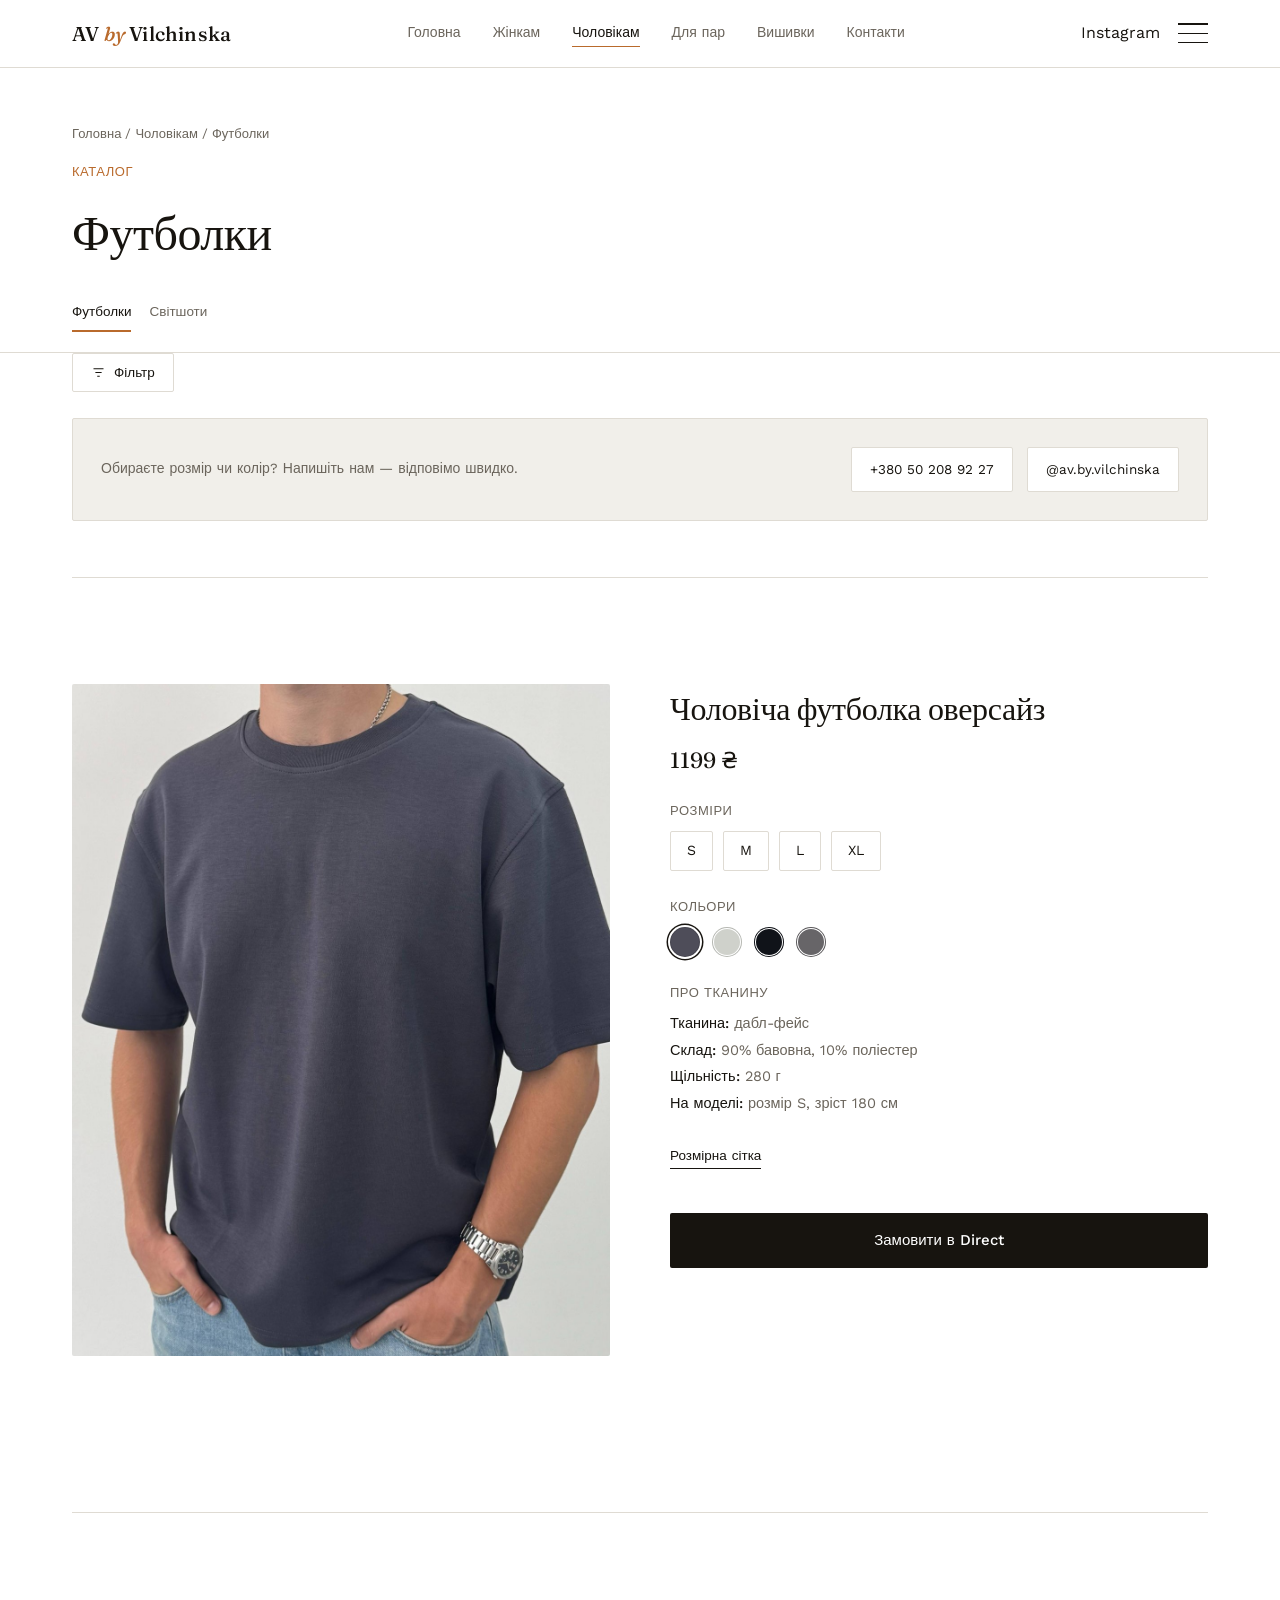
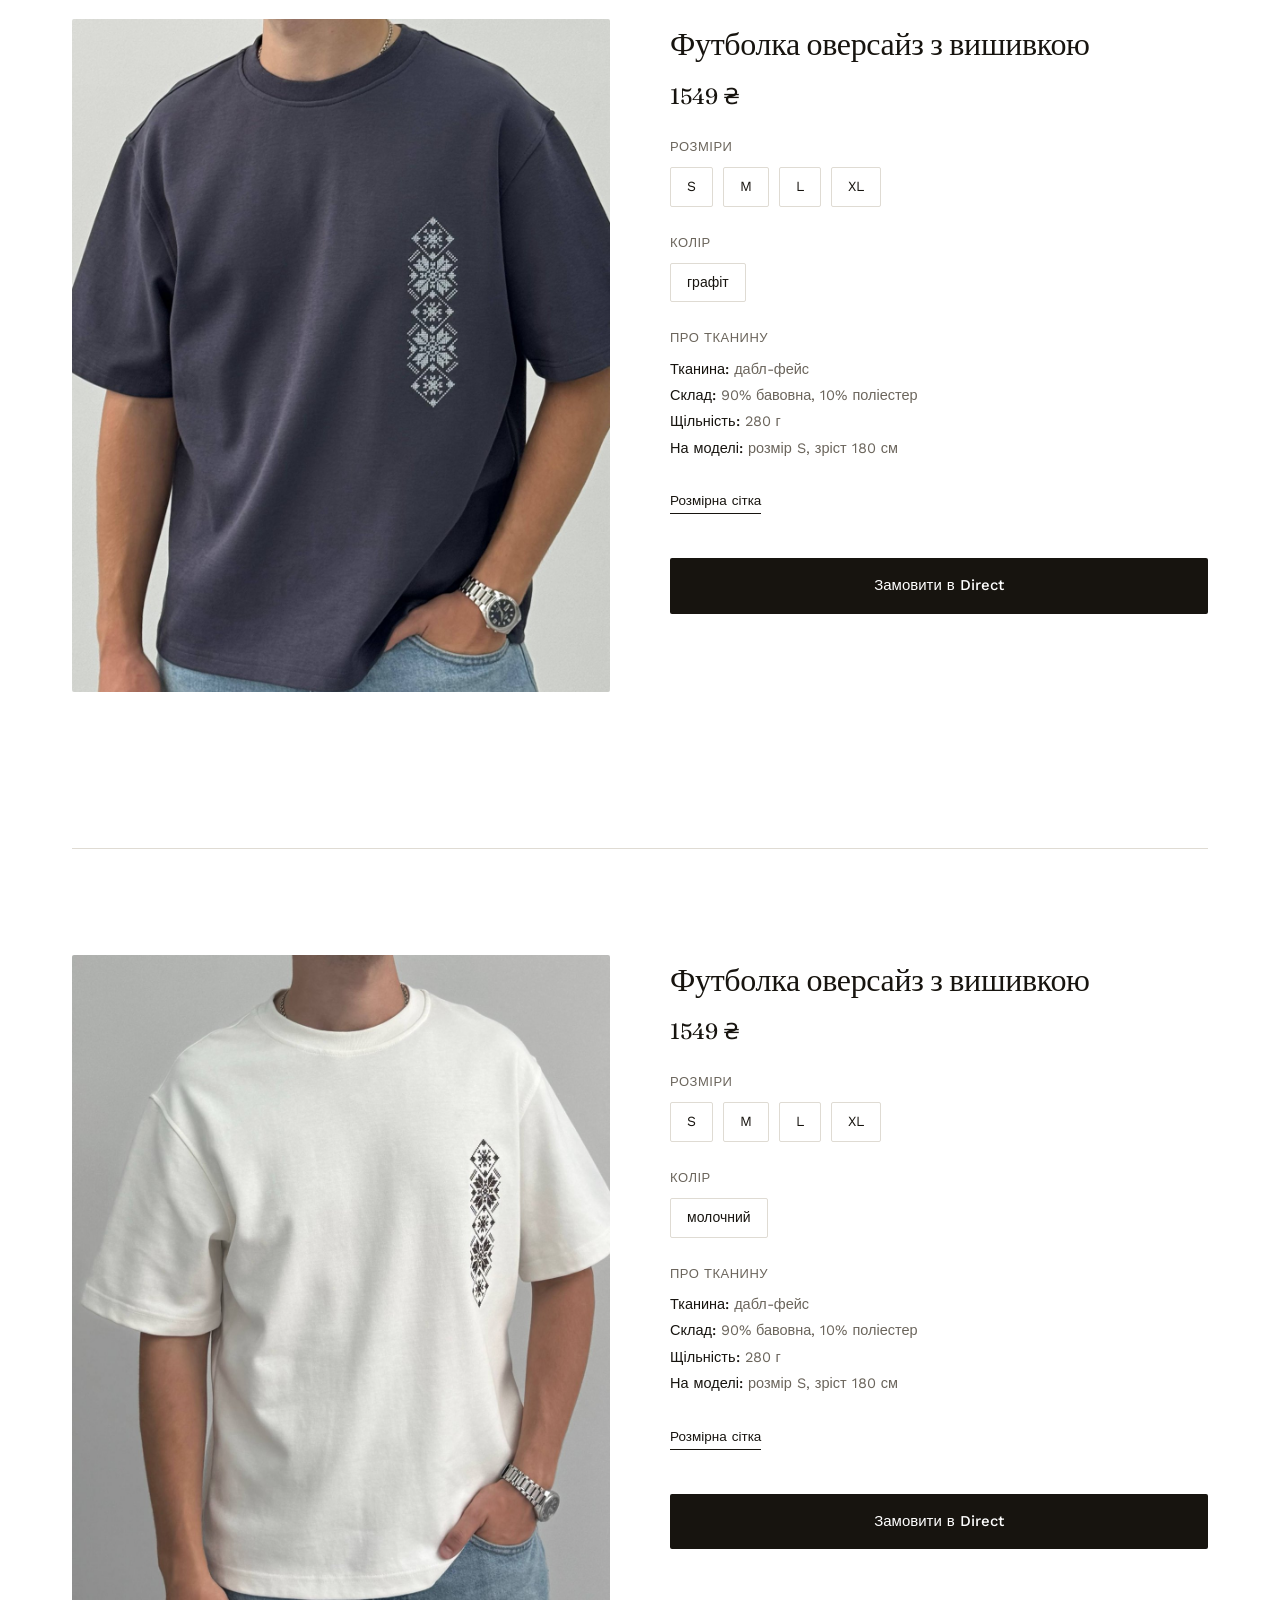
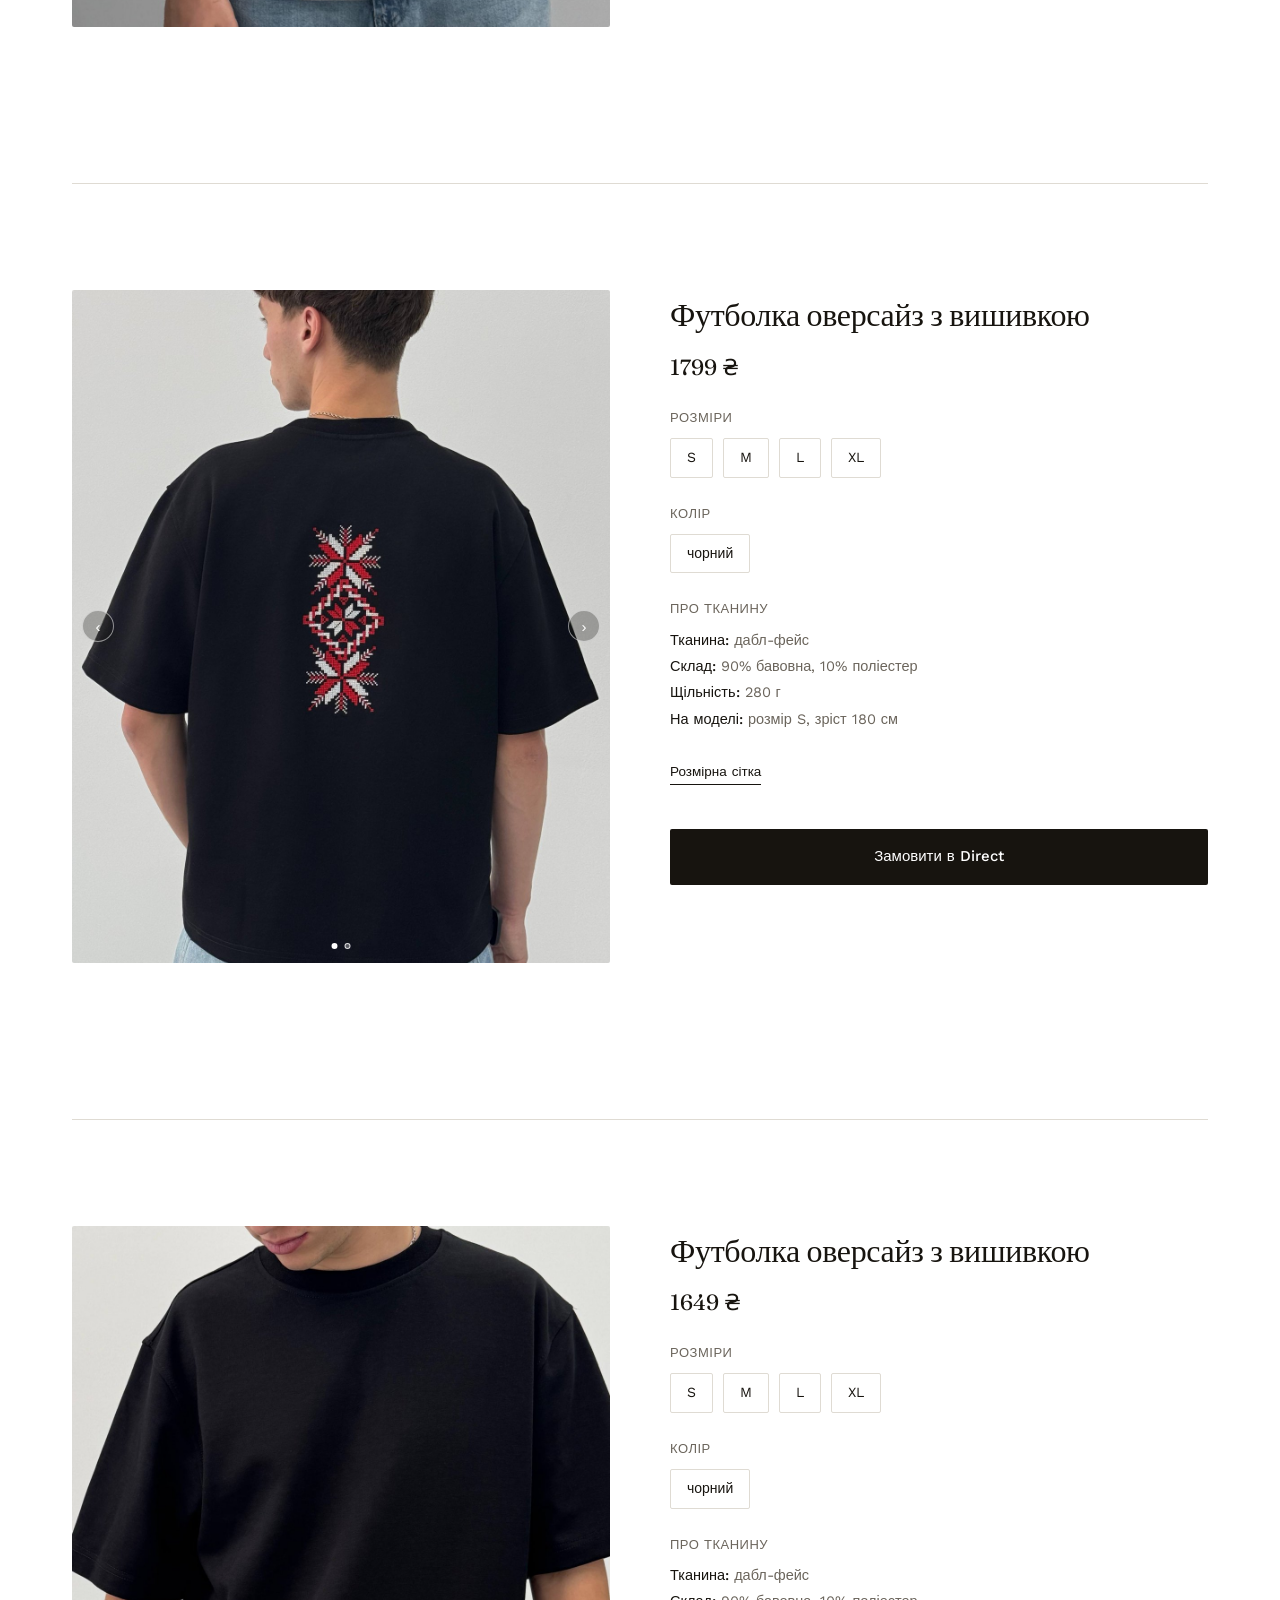
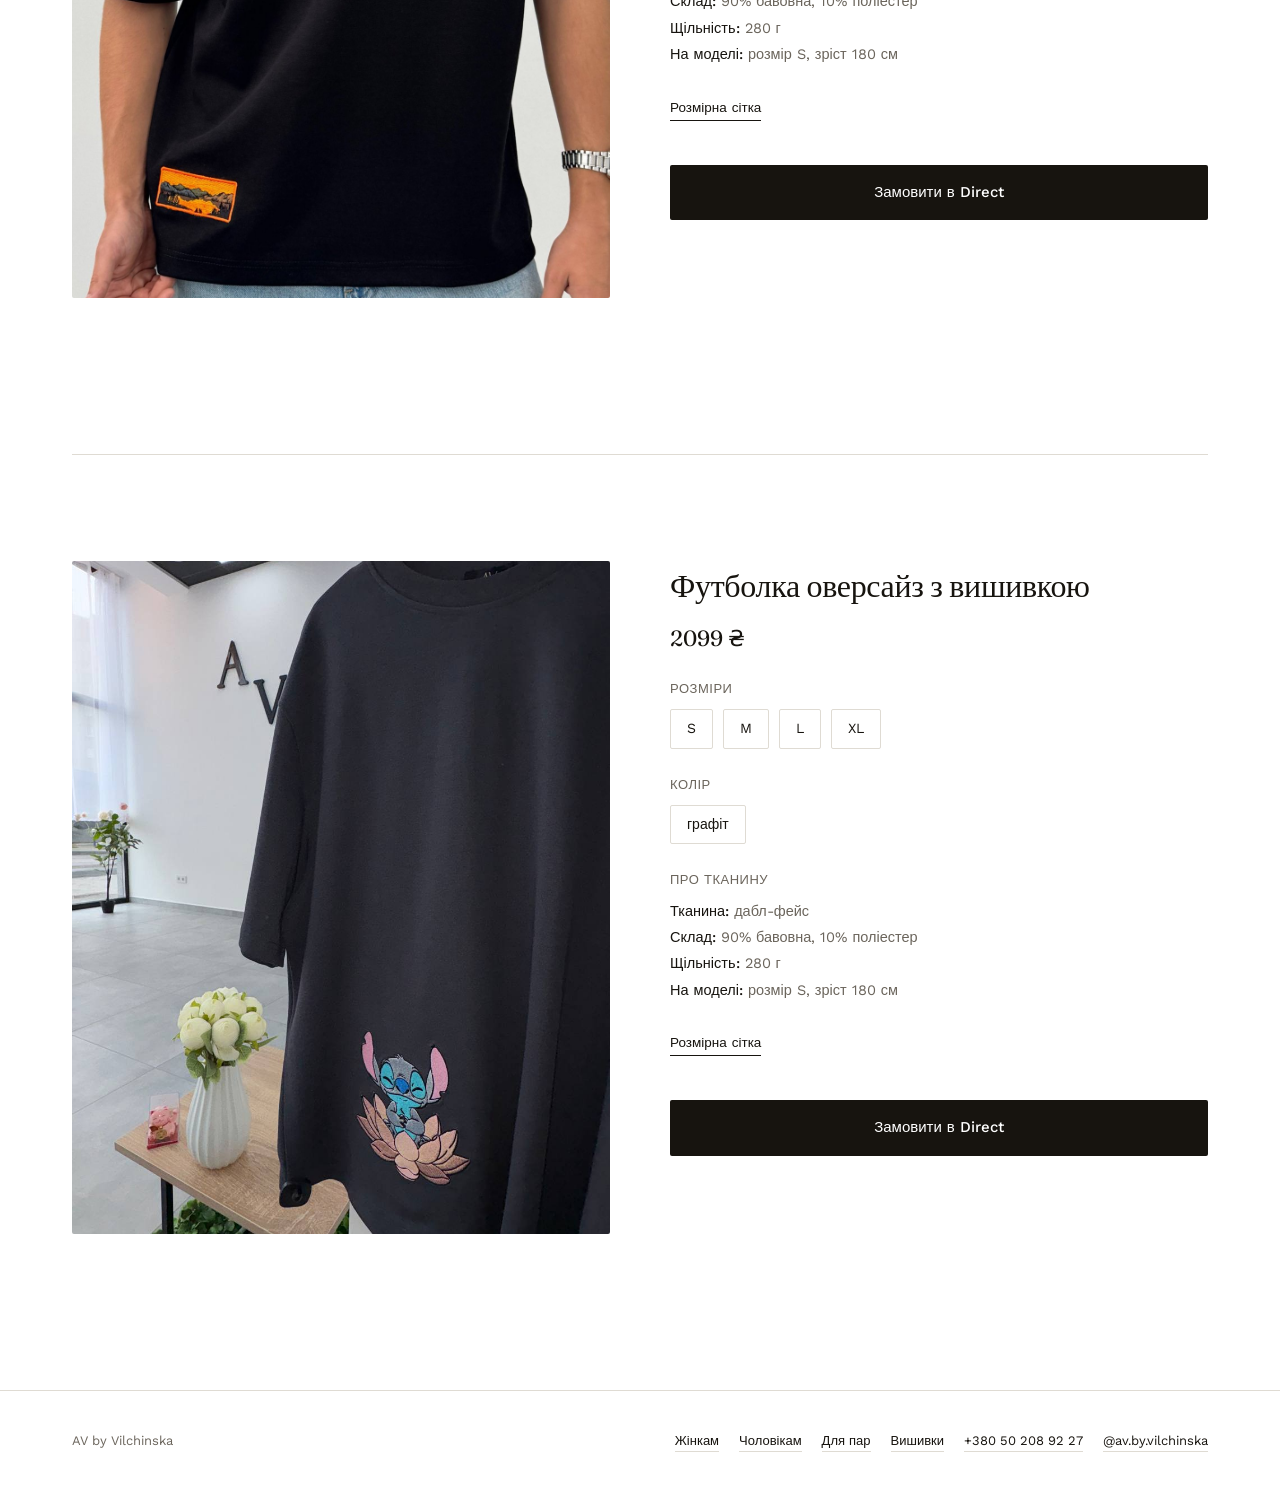
<file: men/t-shirts/index.html>
<!DOCTYPE html>
<html lang="uk">
<head>
<meta charset="UTF-8">
<meta name="color-scheme" content="light only">
<meta name="viewport" content="width=device-width, initial-scale=1.0">
<title>Футболки Чоловікам — AV by Vilchinska</title>
<meta name="description" content="Чоловіча футболка оверсайз — AV by Vilchinska.">
<link rel="stylesheet" href="../../assets/css/style.css">
</head>
<body>

<header class="site-header">
  <div class="header-inner">
    <a href="../../index.html" class="logo">AV <span>by</span> Vilchinska</a>
    <nav class="main-nav">
      <a href="../../index.html">Головна</a>
      <a href="../../women/index.html">Жінкам</a>
      <a href="../../men/index.html" class="active">Чоловікам</a>
      <a href="../../pairs/index.html">Для пар</a>
      <a href="../../embroidery/index.html">Вишивки</a>
      <a href="../../index.html#location">Контакти</a>
    </nav>
    <div class="header-actions">
      <a class="icon-link" href="https://www.instagram.com/av.by.vilchinska" target="_blank" rel="noopener">Instagram</a>
      <button class="burger" id="burgerBtn" aria-label="Меню" aria-expanded="false"><span></span><span></span><span></span></button>
    </div>
  </div>
</header>

<div class="menu-overlay" id="menuOverlay" data-bg="../../assets/images/hero-slide-1.jpg">
  <div class="menu-links">
    <a href="../../index.html">Головна</a>
    <a href="../../women/index.html">Жінкам</a>
    <a href="../../men/index.html">Чоловікам</a>
    <a href="../../pairs/index.html">Для пар</a>
    <a href="../../embroidery/index.html">Вишивки</a>
    <a href="../../index.html#location">Локація</a>
  </div>
  <div class="menu-bottom">
    <a href="tel:+380502089227">+380 50 208 92 27</a>
    <a href="https://www.instagram.com/av.by.vilchinska" target="_blank" rel="noopener">@av.by.vilchinska</a>
  </div>
</div>

<section class="page-hero">
  <div class="wrap">
    <div class="breadcrumb"><a href="../../index.html">Головна</a> / <a href="../index.html">Чоловікам</a> / Футболки</div>
    <div class="kicker">Каталог</div>
    <h1>Футболки</h1>
    <div class="catalog-switch">
      <a href="index.html" class="active">Футболки</a>
      <a href="../sweatshirts/index.html">Світшоти</a>
    </div>
  </div>
</section>

<div class="wrap catalog-body" id="catalogMenTees" data-filter-panel="filterPanelMenTees">
  <div class="catalog-filter">
    <button class="filter-btn" data-filter-target="catalogMenTees" type="button"><svg viewBox="0 0 24 24" fill="none" stroke="currentColor" stroke-width="1.6"><path d="M4 6h16M7 12h10M10 18h4"/></svg> Фільтр</button>
  </div>
  <div class="catalog-contacts" data-reveal>
    <div class="cc-text">Обираєте розмір чи колір? Напишіть нам — відповімо швидко.</div>
    <div class="cc-links">
      <a href="tel:+380502089227">+380 50 208 92 27</a>
      <a href="https://www.instagram.com/av.by.vilchinska" target="_blank" rel="noopener">@av.by.vilchinska</a>
    </div>
  </div>

  <div class="tile-grid"></div>

  <div class="product-block">
  <div class="pd-wrap">
    <div class="pd-photo" data-reveal>
      <img src="../../assets/images/tee-men-graphite.jpg" alt="Чоловіча футболка оверсайз">
    </div>
    <div class="pd-info" data-reveal>
      <h2>Чоловіча футболка оверсайз</h2>
      <p class="pd-price">1199 ₴</p>

      <div class="pd-block">
        <div class="pd-label">Розміри</div>
        <div class="pd-sizes"><span>S</span><span>M</span><span>L</span><span>XL</span></div>
      </div>

      <div class="pd-block">
        <div class="pd-label">Кольори</div>
        <div class="swatches">
      <button class="swatch active" data-img="../../assets/images/tee-men-graphite.jpg" style="background:#4e4d59" aria-label="графіт" title="графіт"></button>
      <button class="swatch" data-img="../../assets/images/tee-men-milk.jpg" style="background:#cfd1cb" aria-label="молочний" title="молочний"></button>
      <button class="swatch" data-img="../../assets/images/tee-men-black.jpg" style="background:#101319" aria-label="чорний" title="чорний"></button>
      <button class="swatch" data-img="../../assets/images/tee-men-grey.jpg" style="background:#676568" aria-label="сірий" title="сірий"></button>
      </div>
      </div>

      <div class="pd-block pd-fabric">
        <div class="pd-label">Про тканину</div>
        <p><span class="fabric-label">Тканина:</span> дабл-фейс</p>
        <p><span class="fabric-label">Склад:</span> 90% бавовна, 10% поліестер</p>
        <p><span class="fabric-label">Щільність:</span> 280 г</p>
        <p><span class="fabric-label">На моделі:</span> розмір S, зріст 180 см</p>
      </div>

      <a href="#" class="size-chart-link">Розмірна сітка</a>
      <a class="product-order pd-order" href="https://www.instagram.com/av.by.vilchinska" target="_blank" rel="noopener">Замовити в Direct</a>
    </div>
  </div>
  </div>

  <div class="product-block">
  <div class="pd-wrap">
    <div class="pd-photo" data-reveal>
      <img src="../../assets/images/tee-men-emb-graphite.jpg" alt="Чоловіча футболка оверсайз з вишивкою, графіт">
    </div>
    <div class="pd-info" data-reveal>
      <h2>Футболка оверсайз з вишивкою</h2>
      <p class="pd-price">1549 ₴</p>

      <div class="pd-block">
        <div class="pd-label">Розміри</div>
        <div class="pd-sizes"><span>S</span><span>M</span><span>L</span><span>XL</span></div>
      </div>

      <div class="pd-block">
        <div class="pd-label">Колір</div>
        <div class="pd-sizes"><span>графіт</span></div>
      </div>

      <div class="pd-block pd-fabric">
        <div class="pd-label">Про тканину</div>
        <p><span class="fabric-label">Тканина:</span> дабл-фейс</p>
        <p><span class="fabric-label">Склад:</span> 90% бавовна, 10% поліестер</p>
        <p><span class="fabric-label">Щільність:</span> 280 г</p>
        <p><span class="fabric-label">На моделі:</span> розмір S, зріст 180 см</p>
      </div>

      <a href="#" class="size-chart-link">Розмірна сітка</a>
      <a class="product-order pd-order" href="https://www.instagram.com/av.by.vilchinska" target="_blank" rel="noopener">Замовити в Direct</a>
    </div>
  </div>
  </div>

  <div class="product-block" id="emb-milk">
  <div class="pd-wrap">
    <div class="pd-photo" data-reveal>
      <img src="../../assets/images/tee-men-emb-milk.jpg" alt="Чоловіча футболка оверсайз з вишивкою, молочна">
    </div>
    <div class="pd-info" data-reveal>
      <h2>Футболка оверсайз з вишивкою</h2>
      <p class="pd-price">1549 ₴</p>

      <div class="pd-block">
        <div class="pd-label">Розміри</div>
        <div class="pd-sizes"><span>S</span><span>M</span><span>L</span><span>XL</span></div>
      </div>

      <div class="pd-block">
        <div class="pd-label">Колір</div>
        <div class="pd-sizes"><span>молочний</span></div>
      </div>

      <div class="pd-block pd-fabric">
        <div class="pd-label">Про тканину</div>
        <p><span class="fabric-label">Тканина:</span> дабл-фейс</p>
        <p><span class="fabric-label">Склад:</span> 90% бавовна, 10% поліестер</p>
        <p><span class="fabric-label">Щільність:</span> 280 г</p>
        <p><span class="fabric-label">На моделі:</span> розмір S, зріст 180 см</p>
      </div>

      <a href="#" class="size-chart-link">Розмірна сітка</a>
      <a class="product-order pd-order" href="https://www.instagram.com/av.by.vilchinska" target="_blank" rel="noopener">Замовити в Direct</a>
    </div>
  </div>
  </div>

  <div class="product-block">
  <div class="pd-wrap">
    <div class="pd-photo pd-gallery" data-reveal>
      <div class="pd-gallery-track">
        <div class="pd-slide"><img src="../../assets/images/tee-men-emb-black-back.jpg" alt="Чоловіча футболка оверсайз з вишивкою, чорна, спина"></div>
        <div class="pd-slide"><img src="../../assets/images/tee-men-emb-black-front.jpg" alt="Чоловіча футболка оверсайз з вишивкою, чорна, спереду"></div>
      </div>
      <button class="pd-gallery-arrow left" aria-label="Попереднє фото">‹</button>
      <button class="pd-gallery-arrow right" aria-label="Наступне фото">›</button>
      <div class="pd-gallery-dots">
        <button class="active" aria-label="Фото 1"></button>
        <button aria-label="Фото 2"></button>
      </div>
    </div>
    <div class="pd-info" data-reveal>
      <h2>Футболка оверсайз з вишивкою</h2>
      <p class="pd-price">1799 ₴</p>

      <div class="pd-block">
        <div class="pd-label">Розміри</div>
        <div class="pd-sizes"><span>S</span><span>M</span><span>L</span><span>XL</span></div>
      </div>

      <div class="pd-block">
        <div class="pd-label">Колір</div>
        <div class="pd-sizes"><span>чорний</span></div>
      </div>

      <div class="pd-block pd-fabric">
        <div class="pd-label">Про тканину</div>
        <p><span class="fabric-label">Тканина:</span> дабл-фейс</p>
        <p><span class="fabric-label">Склад:</span> 90% бавовна, 10% поліестер</p>
        <p><span class="fabric-label">Щільність:</span> 280 г</p>
        <p><span class="fabric-label">На моделі:</span> розмір S, зріст 180 см</p>
      </div>

      <a href="#" class="size-chart-link">Розмірна сітка</a>
      <a class="product-order pd-order" href="https://www.instagram.com/av.by.vilchinska" target="_blank" rel="noopener">Замовити в Direct</a>
    </div>
  </div>
  </div>

  <div class="product-block" id="emb-landscape">
  <div class="pd-wrap">
    <div class="pd-photo" data-reveal>
      <img src="../../assets/images/tee-men-emb-black-patch.jpg" alt="Чоловіча футболка оверсайз з вишивкою, чорна">
    </div>
    <div class="pd-info" data-reveal>
      <h2>Футболка оверсайз з вишивкою</h2>
      <p class="pd-price">1649 ₴</p>

      <div class="pd-block">
        <div class="pd-label">Розміри</div>
        <div class="pd-sizes"><span>S</span><span>M</span><span>L</span><span>XL</span></div>
      </div>

      <div class="pd-block">
        <div class="pd-label">Колір</div>
        <div class="pd-sizes"><span>чорний</span></div>
      </div>

      <div class="pd-block pd-fabric">
        <div class="pd-label">Про тканину</div>
        <p><span class="fabric-label">Тканина:</span> дабл-фейс</p>
        <p><span class="fabric-label">Склад:</span> 90% бавовна, 10% поліестер</p>
        <p><span class="fabric-label">Щільність:</span> 280 г</p>
        <p><span class="fabric-label">На моделі:</span> розмір S, зріст 180 см</p>
      </div>

      <a href="#" class="size-chart-link">Розмірна сітка</a>
      <a class="product-order pd-order" href="https://www.instagram.com/av.by.vilchinska" target="_blank" rel="noopener">Замовити в Direct</a>
    </div>
  </div>
  </div>

  <div class="product-block">
  <div class="pd-wrap">
    <div class="pd-photo" data-reveal>
      <img src="../../assets/images/tee-men-stitch.jpg" alt="Чоловіча футболка оверсайз з вишивкою">
    </div>
    <div class="pd-info" data-reveal>
      <h2>Футболка оверсайз з вишивкою</h2>
      <p class="pd-price">2099 ₴</p>

      <div class="pd-block">
        <div class="pd-label">Розміри</div>
        <div class="pd-sizes"><span>S</span><span>M</span><span>L</span><span>XL</span></div>
      </div>

      <div class="pd-block">
        <div class="pd-label">Колір</div>
        <div class="pd-sizes"><span>графіт</span></div>
      </div>

      <div class="pd-block pd-fabric">
        <div class="pd-label">Про тканину</div>
        <p><span class="fabric-label">Тканина:</span> дабл-фейс</p>
        <p><span class="fabric-label">Склад:</span> 90% бавовна, 10% поліестер</p>
        <p><span class="fabric-label">Щільність:</span> 280 г</p>
        <p><span class="fabric-label">На моделі:</span> розмір S, зріст 180 см</p>
      </div>

      <a href="#" class="size-chart-link">Розмірна сітка</a>
      <a class="product-order pd-order" href="https://www.instagram.com/av.by.vilchinska" target="_blank" rel="noopener">Замовити в Direct</a>
    </div>
  </div>
  </div>
</div>

<div class="filter-panel" id="filterPanelMenTees">
  <div class="filter-backdrop"></div>
  <div class="filter-sheet">
    <div class="filter-sheet-handle"></div>
    <button class="filter-close" aria-label="Закрити">&times;</button>
    <div class="filter-section">
      <div class="filter-heading">Ціна</div>
      <div class="filter-options">
        <div class="filter-option active" data-sort="asc"><span>Від дешевших</span><span class="check"></span></div>
        <div class="filter-option" data-sort="desc"><span>Від дорожчих</span><span class="check"></span></div>
      </div>
    </div>
    <div class="filter-section">
      <div class="filter-heading">Відображення</div>
      <div class="filter-options">
        <div class="filter-option active" data-view="list"><span>Список</span><span class="check"></span></div>
        <div class="filter-option" data-view="grid"><span>Плитка</span><span class="check"></span></div>
      </div>
    </div>
    <div class="filter-actions">
      <button class="filter-reset" type="button">Очистити</button>
      <button class="filter-apply" type="button">Застосувати</button>
    </div>
  </div>
</div>

<footer class="site-footer">
  <div class="wrap footer-inner">
    <span>AV by Vilchinska</span>
    <div class="footer-links">
      <a href="../../women/index.html">Жінкам</a>
      <a href="../../men/index.html">Чоловікам</a>
      <a href="../../pairs/index.html">Для пар</a>
      <a href="../../embroidery/index.html">Вишивки</a>
      <a href="tel:+380502089227">+380 50 208 92 27</a>
      <a href="https://www.instagram.com/av.by.vilchinska" target="_blank" rel="noopener">@av.by.vilchinska</a>
    </div>
  </div>
</footer>

<div class="size-modal" id="sizeChartModal">
  <div class="size-modal-backdrop"></div>
  <div class="size-modal-inner">
    <button class="size-modal-close" aria-label="Закрити">&times;</button>
    <img src="../../assets/images/size-chart.jpg" alt="Розмірна сітка AV by Vilchinska">
  </div>
</div>

<script src="../../assets/js/main.js"></script>
</body>
</html>
</file>
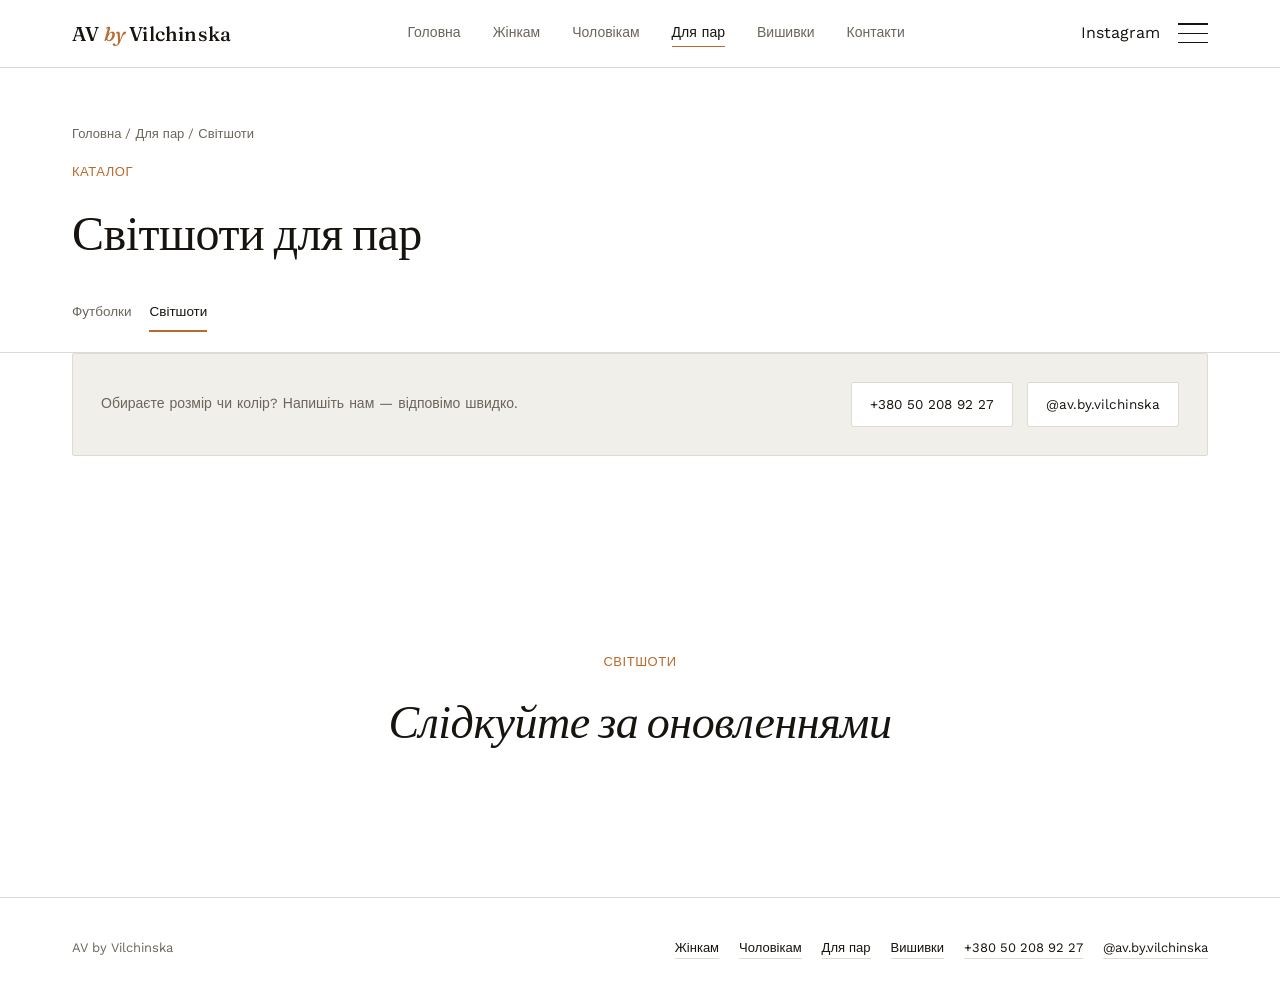
<file: pairs/sweatshirts/index.html>
<!DOCTYPE html>
<html lang="uk">
<head>
<meta charset="UTF-8">
<meta name="color-scheme" content="light only">
<meta name="viewport" content="width=device-width, initial-scale=1.0">
<title>Світшоти для пар — AV by Vilchinska</title>
<meta name="description" content="Світшоти для пар AV by Vilchinska. Скоро.">
<link rel="stylesheet" href="../../assets/css/style.css">
</head>
<body>

<header class="site-header">
  <div class="header-inner">
    <a href="../../index.html" class="logo">AV <span>by</span> Vilchinska</a>
    <nav class="main-nav">
      <a href="../../index.html">Головна</a>
      <a href="../../women/index.html">Жінкам</a>
      <a href="../../men/index.html">Чоловікам</a>
      <a href="../../pairs/index.html" class="active">Для пар</a>
      <a href="../../embroidery/index.html">Вишивки</a>
      <a href="../../index.html#location">Контакти</a>
    </nav>
    <div class="header-actions">
      <a class="icon-link" href="https://www.instagram.com/av.by.vilchinska" target="_blank" rel="noopener">Instagram</a>
      <button class="burger" id="burgerBtn" aria-label="Меню" aria-expanded="false"><span></span><span></span><span></span></button>
    </div>
  </div>
</header>

<div class="menu-overlay" id="menuOverlay" data-bg="../../assets/images/hero-slide-1.jpg">
  <div class="menu-links">
    <a href="../../index.html">Головна</a>
    <a href="../../women/index.html">Жінкам</a>
    <a href="../../men/index.html">Чоловікам</a>
    <a href="../../pairs/index.html">Для пар</a>
    <a href="../../embroidery/index.html">Вишивки</a>
    <a href="../../index.html#location">Локація</a>
  </div>
  <div class="menu-bottom">
    <a href="tel:+380502089227">+380 50 208 92 27</a>
    <a href="https://www.instagram.com/av.by.vilchinska" target="_blank" rel="noopener">@av.by.vilchinska</a>
  </div>
</div>

<section class="page-hero">
  <div class="wrap">
    <div class="breadcrumb"><a href="../../index.html">Головна</a> / <a href="../index.html">Для пар</a> / Світшоти</div>
    <div class="kicker">Каталог</div>
    <h1>Світшоти для пар</h1>
    <div class="catalog-switch">
      <a href="../t-shirts/index.html">Футболки</a>
      <a href="index.html" class="active">Світшоти</a>
    </div>
  </div>
</section>

<div class="wrap">
  <div class="catalog-contacts" data-reveal>
    <div class="cc-text">Обираєте розмір чи колір? Напишіть нам — відповімо швидко.</div>
    <div class="cc-links">
      <a href="tel:+380502089227">+380 50 208 92 27</a>
      <a href="https://www.instagram.com/av.by.vilchinska" target="_blank" rel="noopener">@av.by.vilchinska</a>
    </div>
  </div>

  <div class="coming-soon" data-reveal>
    <div class="kicker">Світшоти</div>
    <h2>Слідкуйте за оновленнями</h2>
  </div>
</div>

<footer class="site-footer">
  <div class="wrap footer-inner">
    <span>AV by Vilchinska</span>
    <div class="footer-links">
      <a href="../../women/index.html">Жінкам</a>
      <a href="../../men/index.html">Чоловікам</a>
      <a href="../../pairs/index.html">Для пар</a>
      <a href="../../embroidery/index.html">Вишивки</a>
      <a href="tel:+380502089227">+380 50 208 92 27</a>
      <a href="https://www.instagram.com/av.by.vilchinska" target="_blank" rel="noopener">@av.by.vilchinska</a>
    </div>
  </div>
</footer>


<div class="size-modal" id="sizeChartModal">
  <div class="size-modal-backdrop"></div>
  <div class="size-modal-inner">
    <button class="size-modal-close" aria-label="Закрити">&times;</button>
    <img src="../../assets/images/size-chart.jpg" alt="Розмірна сітка AV by Vilchinska">
  </div>
</div>

<script src="../../assets/js/main.js"></script>
</body>
</html>
</file>
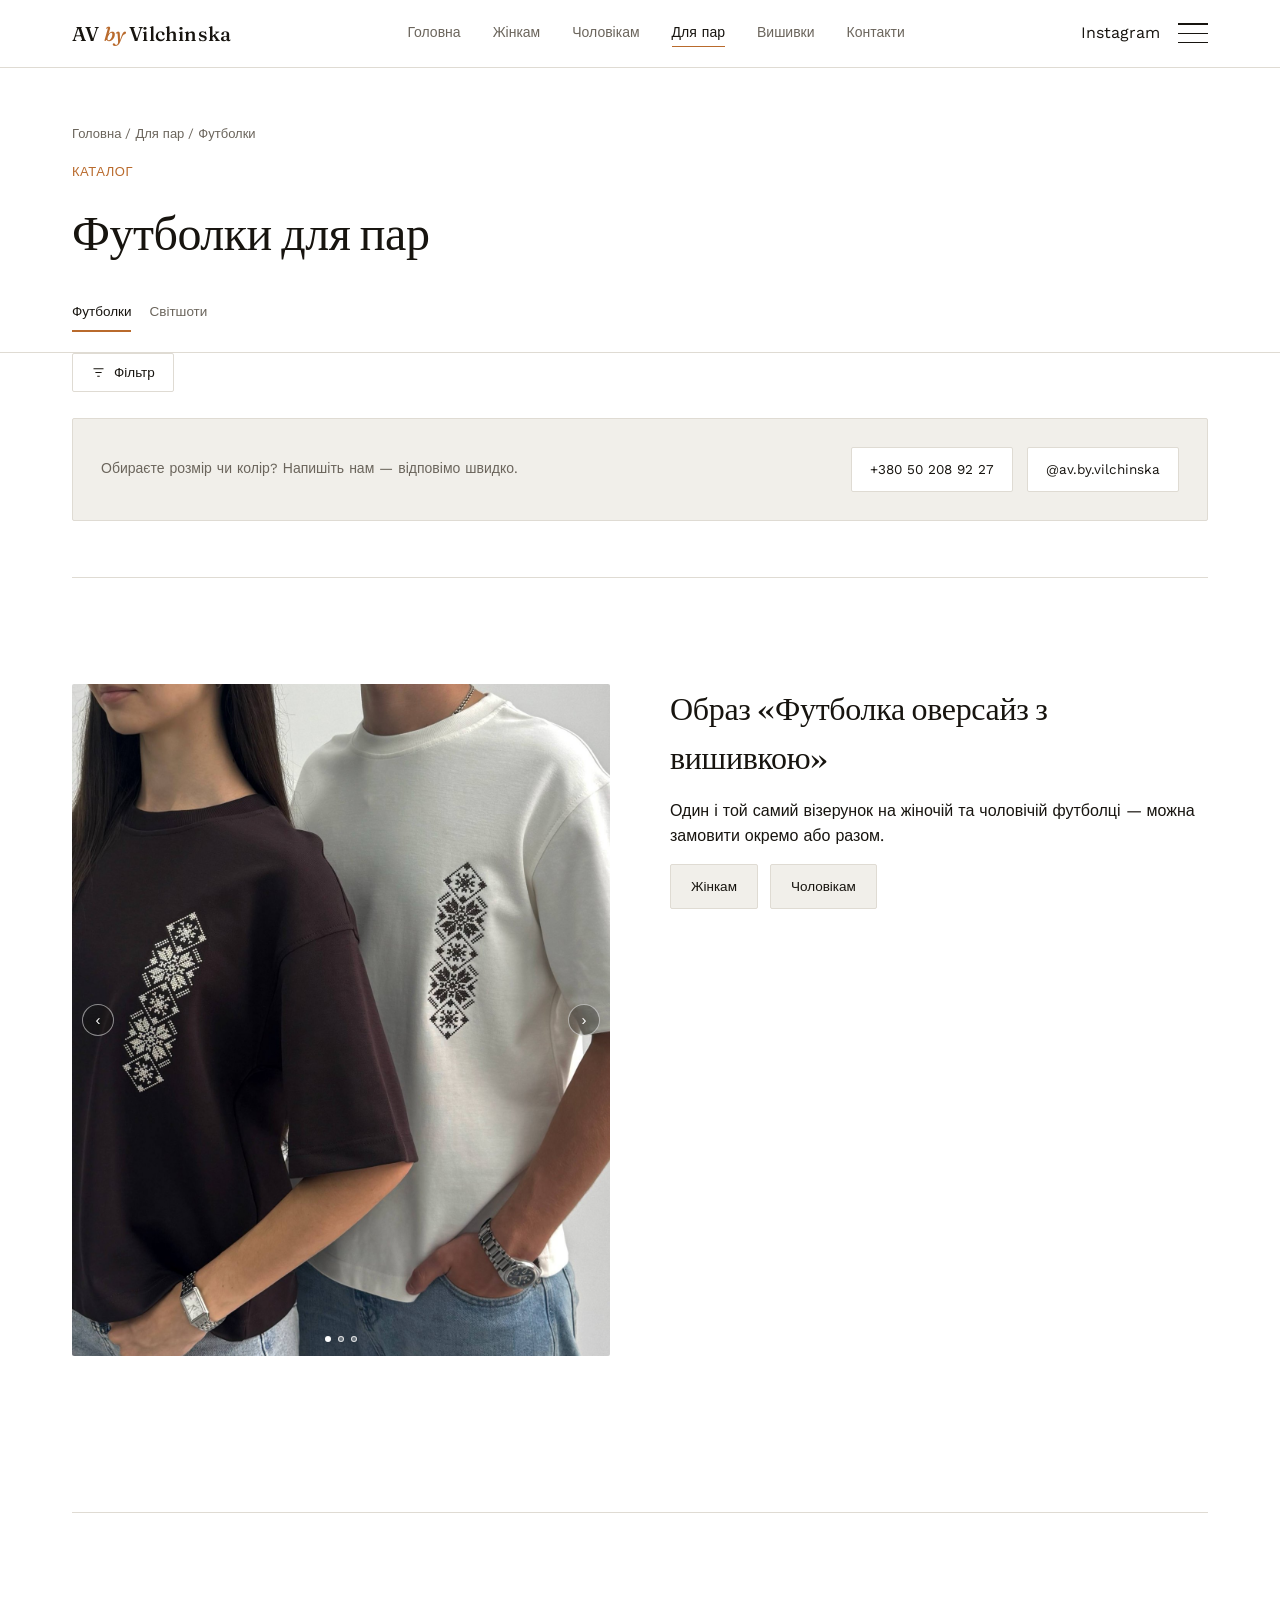
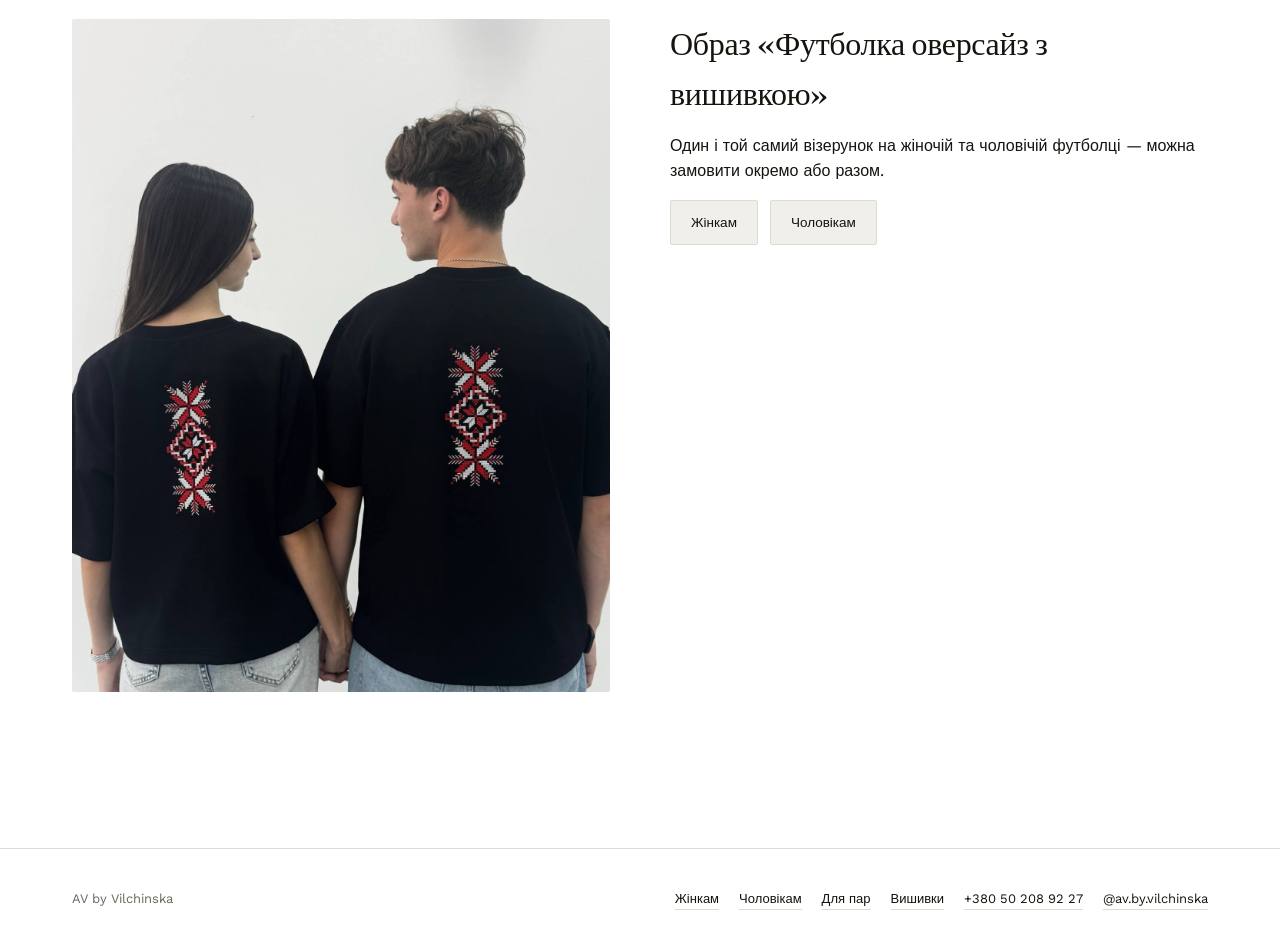
<file: pairs/t-shirts/index.html>
<!DOCTYPE html>
<html lang="uk">
<head>
<meta charset="UTF-8">
<meta name="color-scheme" content="light only">
<meta name="viewport" content="width=device-width, initial-scale=1.0">
<title>Футболки для пар — AV by Vilchinska</title>
<meta name="description" content="Футболка оверсайз з вишивкою для пар — AV by Vilchinska.">
<link rel="stylesheet" href="../../assets/css/style.css">
</head>
<body>

<header class="site-header">
  <div class="header-inner">
    <a href="../../index.html" class="logo">AV <span>by</span> Vilchinska</a>
    <nav class="main-nav">
      <a href="../../index.html">Головна</a>
      <a href="../../women/index.html">Жінкам</a>
      <a href="../../men/index.html">Чоловікам</a>
      <a href="../../pairs/index.html" class="active">Для пар</a>
      <a href="../../embroidery/index.html">Вишивки</a>
      <a href="../../index.html#location">Контакти</a>
    </nav>
    <div class="header-actions">
      <a class="icon-link" href="https://www.instagram.com/av.by.vilchinska" target="_blank" rel="noopener">Instagram</a>
      <button class="burger" id="burgerBtn" aria-label="Меню" aria-expanded="false"><span></span><span></span><span></span></button>
    </div>
  </div>
</header>

<div class="menu-overlay" id="menuOverlay" data-bg="../../assets/images/hero-slide-1.jpg">
  <div class="menu-links">
    <a href="../../index.html">Головна</a>
    <a href="../../women/index.html">Жінкам</a>
    <a href="../../men/index.html">Чоловікам</a>
    <a href="../../pairs/index.html">Для пар</a>
    <a href="../../embroidery/index.html">Вишивки</a>
    <a href="../../index.html#location">Локація</a>
  </div>
  <div class="menu-bottom">
    <a href="tel:+380502089227">+380 50 208 92 27</a>
    <a href="https://www.instagram.com/av.by.vilchinska" target="_blank" rel="noopener">@av.by.vilchinska</a>
  </div>
</div>

<section class="page-hero">
  <div class="wrap">
    <div class="breadcrumb"><a href="../../index.html">Головна</a> / <a href="../index.html">Для пар</a> / Футболки</div>
    <div class="kicker">Каталог</div>
    <h1>Футболки для пар</h1>
    <div class="catalog-switch">
      <a href="index.html" class="active">Футболки</a>
      <a href="../sweatshirts/index.html">Світшоти</a>
    </div>
  </div>
</section>

<div class="wrap catalog-body" id="catalogPairsTees" data-filter-panel="filterPanelPairsTees">
  <div class="catalog-filter">
    <button class="filter-btn" data-filter-target="catalogPairsTees" type="button"><svg viewBox="0 0 24 24" fill="none" stroke="currentColor" stroke-width="1.6"><path d="M4 6h16M7 12h10M10 18h4"/></svg> Фільтр</button>
  </div>
  <div class="catalog-contacts" data-reveal>
    <div class="cc-text">Обираєте розмір чи колір? Напишіть нам — відповімо швидко.</div>
    <div class="cc-links">
      <a href="tel:+380502089227">+380 50 208 92 27</a>
      <a href="https://www.instagram.com/av.by.vilchinska" target="_blank" rel="noopener">@av.by.vilchinska</a>
    </div>
  </div>

  <div class="tile-grid"></div>

  <div class="product-block">
  <div class="pd-wrap">
    <div class="pd-photo pd-gallery" data-reveal>
      <div class="pd-gallery-track">
        <div class="pd-slide"><img src="../../assets/images/pairs-couple.jpg" alt="Образ для пар — дівчина і хлопець"></div>
        <div class="pd-slide"><img src="../../assets/images/tee-women-emb-chocolate.jpg" alt="Жіноча футболка з образу для пар"></div>
        <div class="pd-slide"><img src="../../assets/images/tee-men-emb-milk.jpg" alt="Чоловіча футболка з образу для пар"></div>
      </div>
      <button class="pd-gallery-arrow left" aria-label="Попереднє фото">‹</button>
      <button class="pd-gallery-arrow right" aria-label="Наступне фото">›</button>
      <div class="pd-gallery-dots">
        <button class="active" aria-label="Фото 1"></button>
        <button aria-label="Фото 2"></button>
        <button aria-label="Фото 3"></button>
      </div>
    </div>
    <div class="pd-info" data-reveal>
      <h2>Образ «Футболка оверсайз з вишивкою»</h2>
      <p>Один і той самий візерунок на жіночій та чоловічій футболці — можна замовити окремо або разом.</p>
      <div class="pairs-links">
        <a href="../../women/t-shirts/index.html#emb-chocolate">Жінкам</a>
        <a href="../../men/t-shirts/index.html#emb-milk">Чоловікам</a>
      </div>
    </div>
  </div>
  </div>

  <div class="product-block">
  <div class="pd-wrap">
    <div class="pd-photo" data-reveal>
      <img src="../../assets/images/pairs-couple-snowflake.jpg" alt="Образ для пар — дівчина і хлопець з вишивкою «Сніжинка»">
    </div>
    <div class="pd-info" data-reveal>
      <h2>Образ «Футболка оверсайз з вишивкою»</h2>
      <p>Один і той самий візерунок на жіночій та чоловічій футболці — можна замовити окремо або разом.</p>
      <div class="pairs-links">
        <a href="../../women/t-shirts/index.html#emb-snowflake">Жінкам</a>
        <a href="../../men/t-shirts/index.html#emb-black">Чоловікам</a>
      </div>
    </div>
  </div>
  </div>
</div>

<div class="filter-panel" id="filterPanelPairsTees">
  <div class="filter-backdrop"></div>
  <div class="filter-sheet">
    <div class="filter-sheet-handle"></div>
    <button class="filter-close" aria-label="Закрити">&times;</button>
    <div class="filter-section">
      <div class="filter-heading">Ціна</div>
      <div class="filter-options">
        <div class="filter-option active" data-sort="asc"><span>Від дешевших</span><span class="check"></span></div>
        <div class="filter-option" data-sort="desc"><span>Від дорожчих</span><span class="check"></span></div>
      </div>
    </div>
    <div class="filter-section">
      <div class="filter-heading">Відображення</div>
      <div class="filter-options">
        <div class="filter-option active" data-view="list"><span>Список</span><span class="check"></span></div>
        <div class="filter-option" data-view="grid"><span>Плитка</span><span class="check"></span></div>
      </div>
    </div>
    <div class="filter-actions">
      <button class="filter-reset" type="button">Очистити</button>
      <button class="filter-apply" type="button">Застосувати</button>
    </div>
  </div>
</div>

<footer class="site-footer">
  <div class="wrap footer-inner">
    <span>AV by Vilchinska</span>
    <div class="footer-links">
      <a href="../../women/index.html">Жінкам</a>
      <a href="../../men/index.html">Чоловікам</a>
      <a href="../../pairs/index.html">Для пар</a>
      <a href="../../embroidery/index.html">Вишивки</a>
      <a href="tel:+380502089227">+380 50 208 92 27</a>
      <a href="https://www.instagram.com/av.by.vilchinska" target="_blank" rel="noopener">@av.by.vilchinska</a>
    </div>
  </div>
</footer>


<div class="size-modal" id="sizeChartModal">
  <div class="size-modal-backdrop"></div>
  <div class="size-modal-inner">
    <button class="size-modal-close" aria-label="Закрити">&times;</button>
    <img src="../../assets/images/size-chart.jpg" alt="Розмірна сітка AV by Vilchinska">
  </div>
</div>

<script src="../../assets/js/main.js"></script>
</body>
</html>
</file>
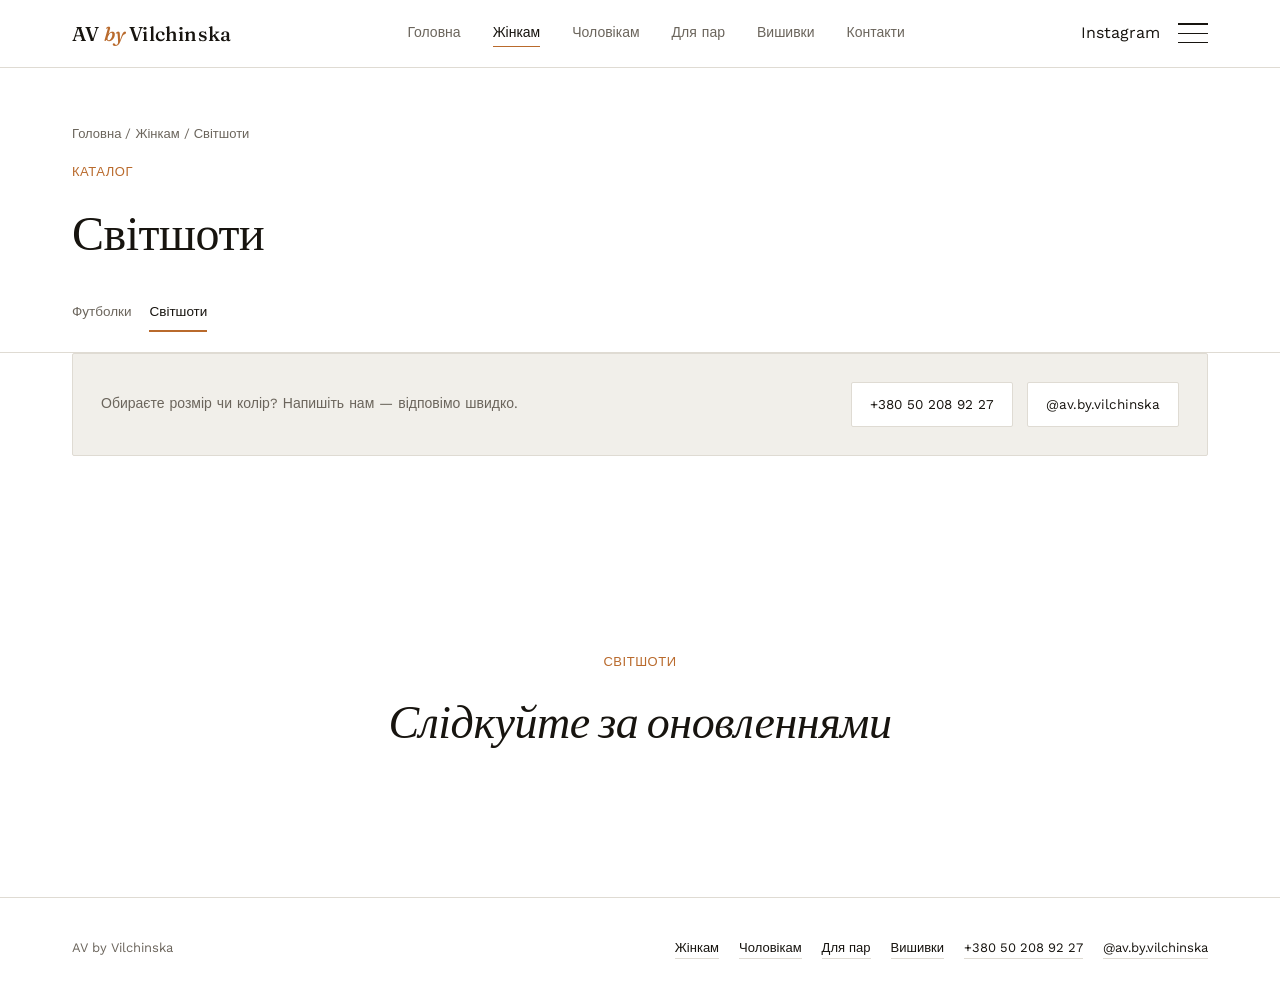
<file: women/sweatshirts/index.html>
<!DOCTYPE html>
<html lang="uk">
<head>
<meta charset="UTF-8">
<meta name="color-scheme" content="light only">
<meta name="viewport" content="width=device-width, initial-scale=1.0">
<title>Світшоти Жінкам — AV by Vilchinska</title>
<meta name="description" content="Світшоти Жінкам — AV by Vilchinska. Скоро.">
<link rel="stylesheet" href="../../assets/css/style.css">
</head>
<body>

<header class="site-header">
  <div class="header-inner">
    <a href="../../index.html" class="logo">AV <span>by</span> Vilchinska</a>
    <nav class="main-nav">
      <a href="../../index.html">Головна</a>
      <a href="../../women/index.html" class="active">Жінкам</a>
      <a href="../../men/index.html">Чоловікам</a>
      <a href="../../pairs/index.html">Для пар</a>
      <a href="../../embroidery/index.html">Вишивки</a>
      <a href="../../index.html#location">Контакти</a>
    </nav>
    <div class="header-actions">
      <a class="icon-link" href="https://www.instagram.com/av.by.vilchinska" target="_blank" rel="noopener">Instagram</a>
      <button class="burger" id="burgerBtn" aria-label="Меню" aria-expanded="false"><span></span><span></span><span></span></button>
    </div>
  </div>
</header>

<div class="menu-overlay" id="menuOverlay" data-bg="../../assets/images/hero-slide-1.jpg">
  <div class="menu-links">
    <a href="../../index.html">Головна</a>
    <a href="../../women/index.html">Жінкам</a>
    <a href="../../men/index.html">Чоловікам</a>
    <a href="../../pairs/index.html">Для пар</a>
    <a href="../../embroidery/index.html">Вишивки</a>
    <a href="../../index.html#location">Локація</a>
  </div>
  <div class="menu-bottom">
    <a href="tel:+380502089227">+380 50 208 92 27</a>
    <a href="https://www.instagram.com/av.by.vilchinska" target="_blank" rel="noopener">@av.by.vilchinska</a>
  </div>
</div>

<section class="page-hero">
  <div class="wrap">
    <div class="breadcrumb"><a href="../../index.html">Головна</a> / <a href="../index.html">Жінкам</a> / Світшоти</div>
    <div class="kicker">Каталог</div>
    <h1>Світшоти</h1>
    <div class="catalog-switch">
      <a href="../t-shirts/index.html">Футболки</a>
      <a href="index.html" class="active">Світшоти</a>
    </div>
  </div>
</section>

<div class="wrap">
  <div class="catalog-contacts" data-reveal>
    <div class="cc-text">Обираєте розмір чи колір? Напишіть нам — відповімо швидко.</div>
    <div class="cc-links">
      <a href="tel:+380502089227">+380 50 208 92 27</a>
      <a href="https://www.instagram.com/av.by.vilchinska" target="_blank" rel="noopener">@av.by.vilchinska</a>
    </div>
  </div>

  <div class="coming-soon" data-reveal>
    <div class="kicker">Світшоти</div>
    <h2>Слідкуйте за оновленнями</h2>
  </div>
</div>

<footer class="site-footer">
  <div class="wrap footer-inner">
    <span>AV by Vilchinska</span>
    <div class="footer-links">
      <a href="../../women/index.html">Жінкам</a>
      <a href="../../men/index.html">Чоловікам</a>
      <a href="../../pairs/index.html">Для пар</a>
      <a href="../../embroidery/index.html">Вишивки</a>
      <a href="tel:+380502089227">+380 50 208 92 27</a>
      <a href="https://www.instagram.com/av.by.vilchinska" target="_blank" rel="noopener">@av.by.vilchinska</a>
    </div>
  </div>
</footer>


<div class="size-modal" id="sizeChartModal">
  <div class="size-modal-backdrop"></div>
  <div class="size-modal-inner">
    <button class="size-modal-close" aria-label="Закрити">&times;</button>
    <img src="../../assets/images/size-chart.jpg" alt="Розмірна сітка AV by Vilchinska">
  </div>
</div>

<script src="../../assets/js/main.js"></script>
</body>
</html>
</file>
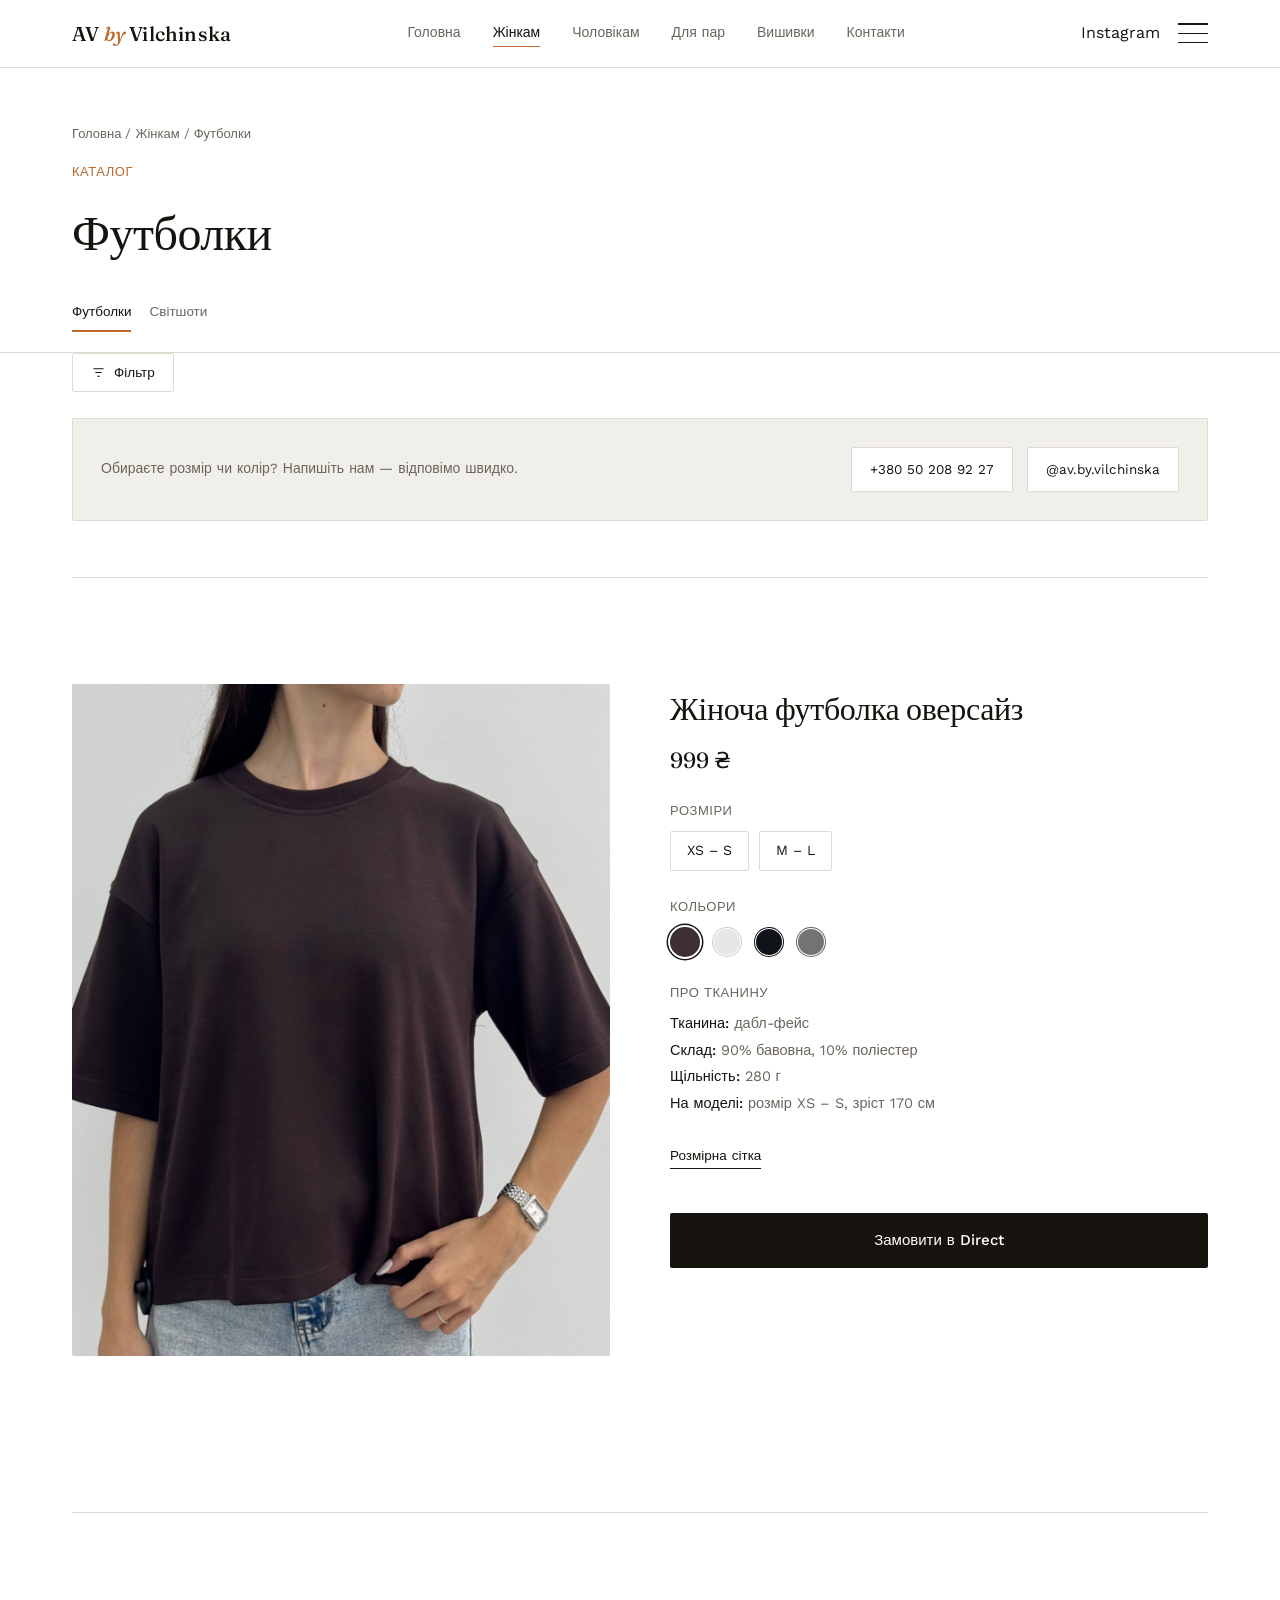
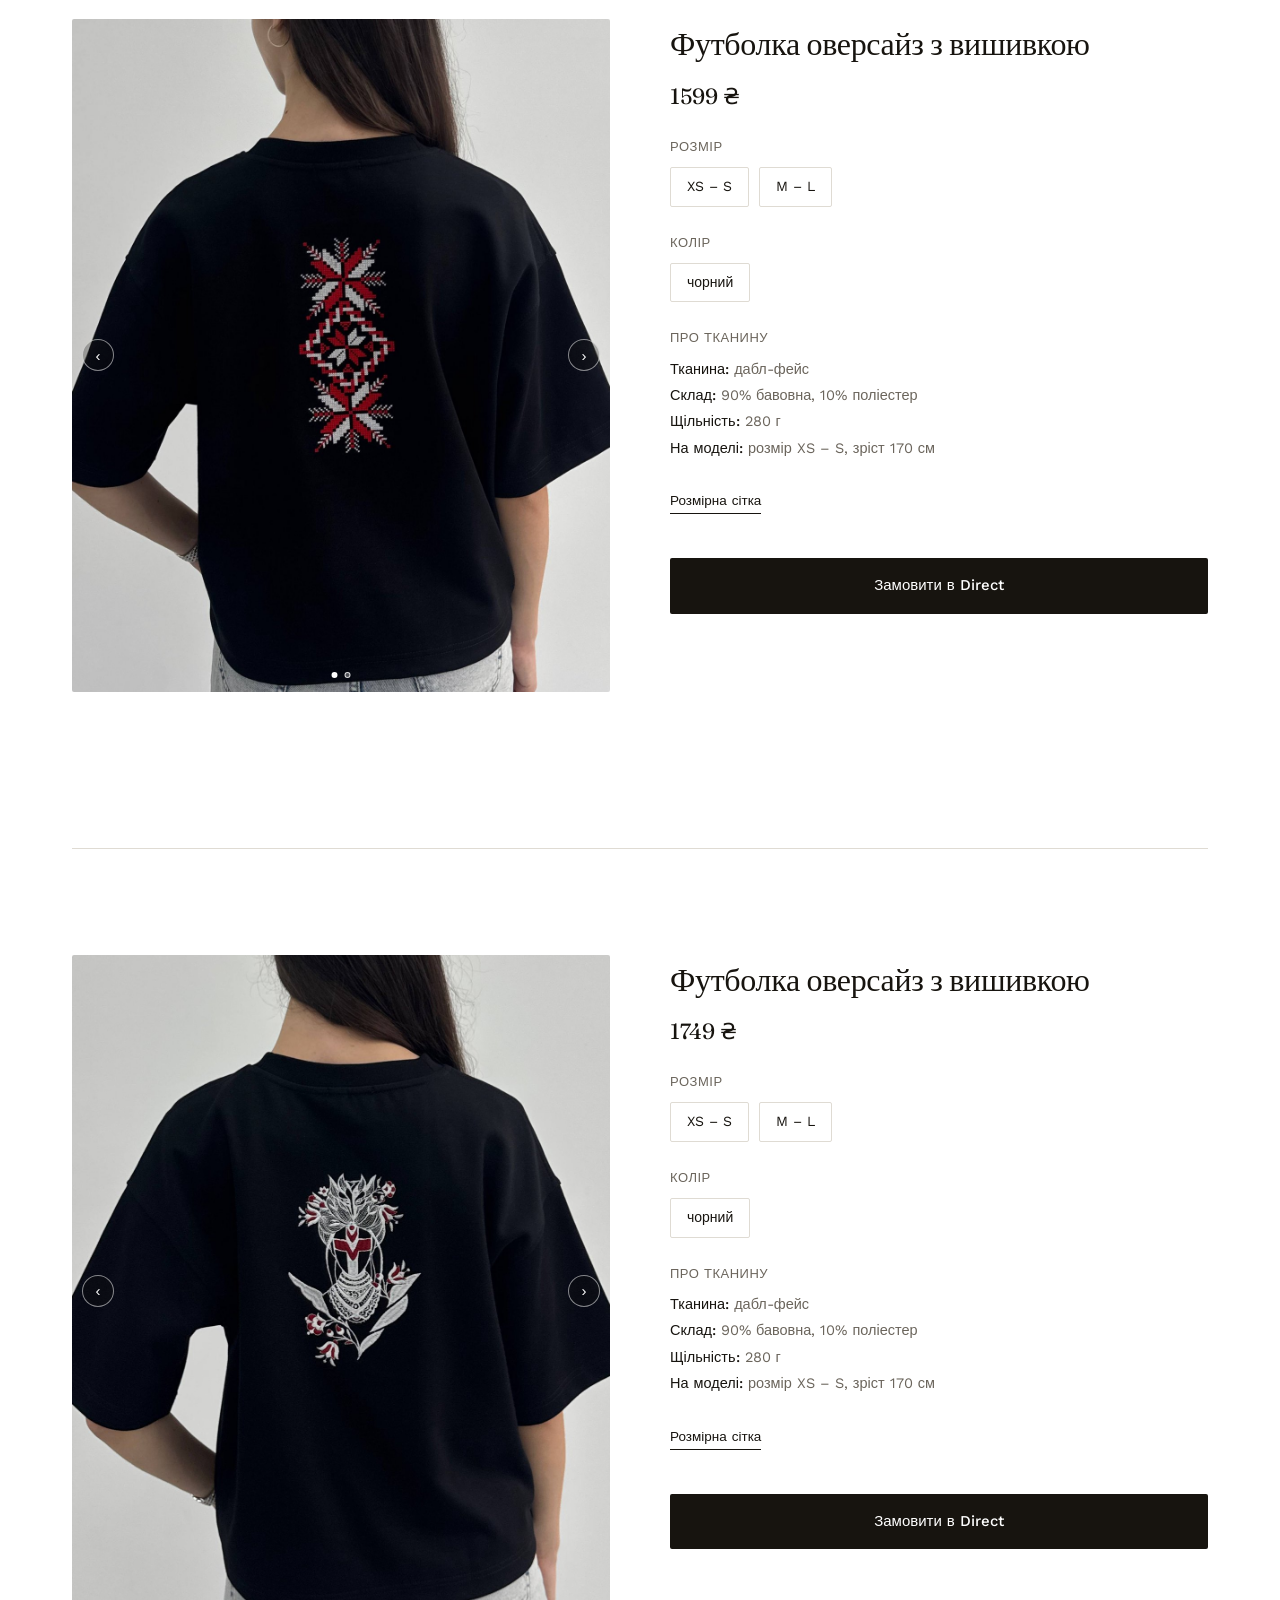
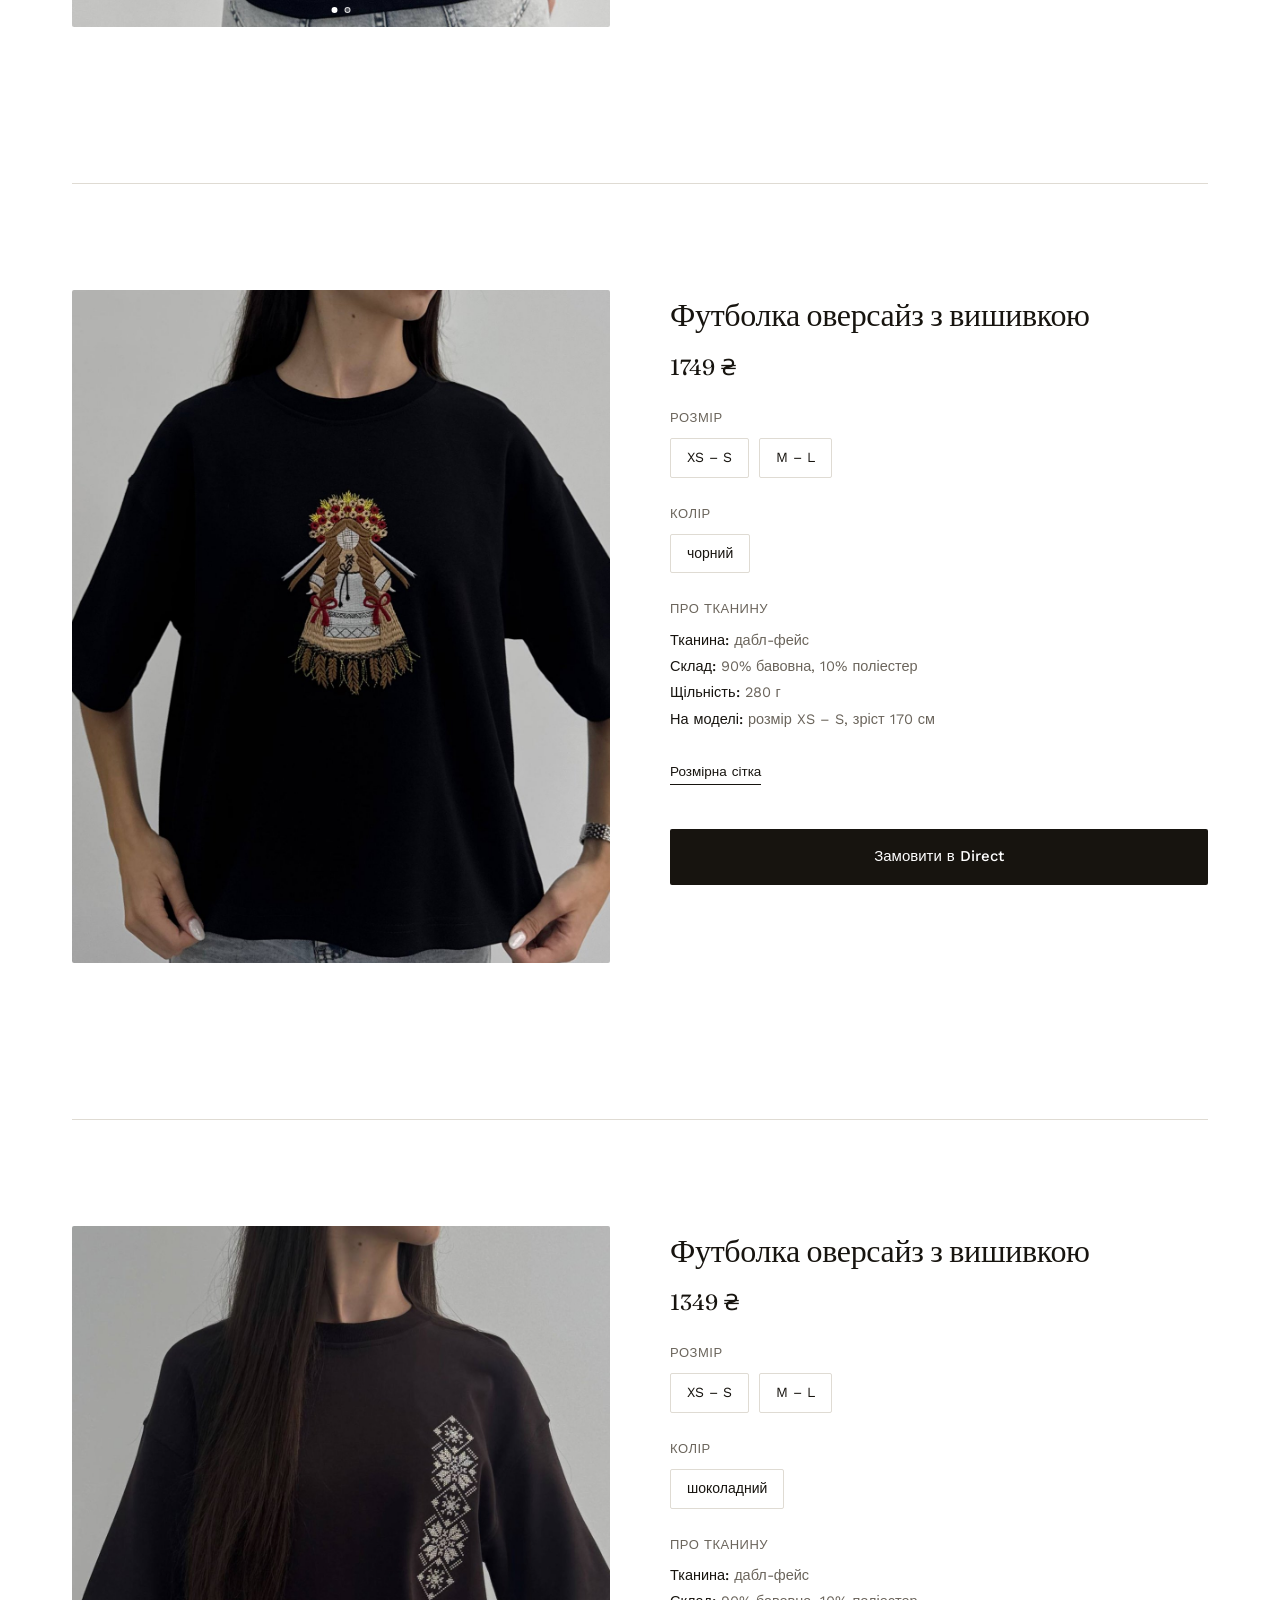
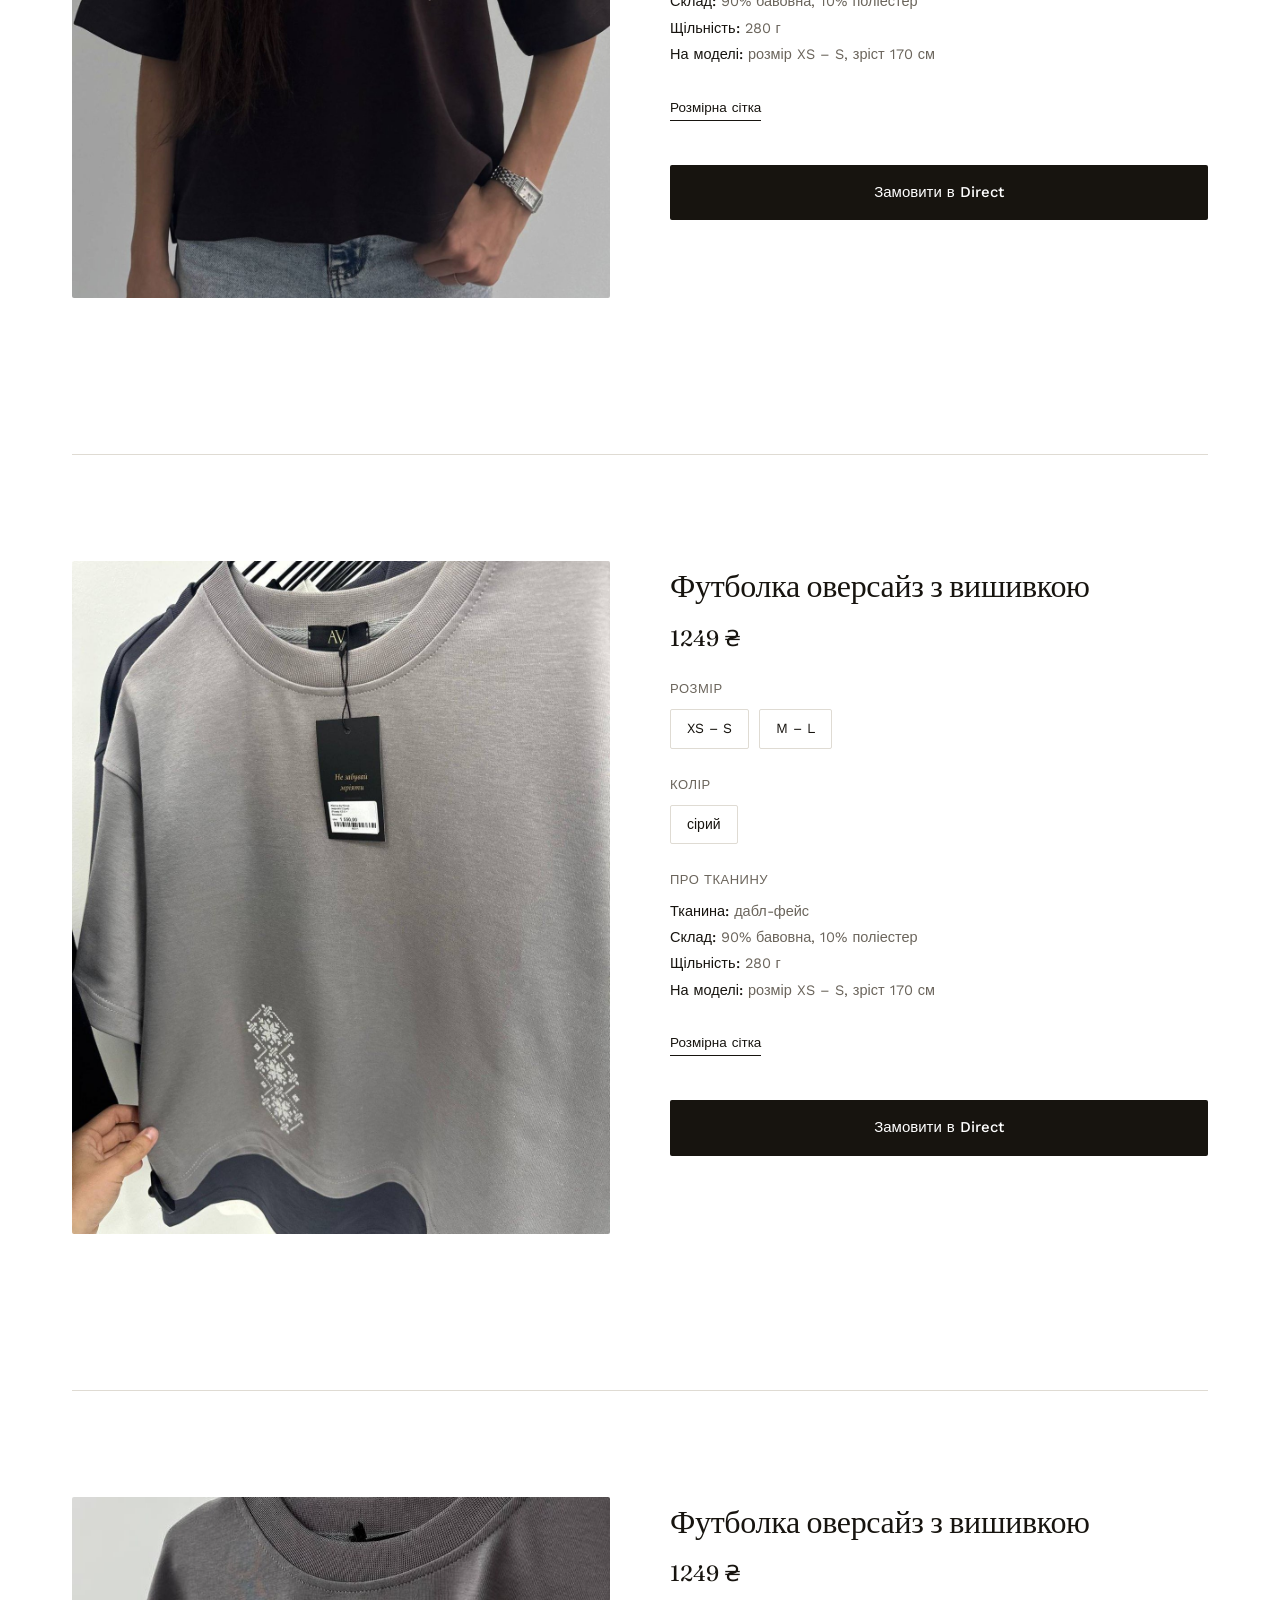
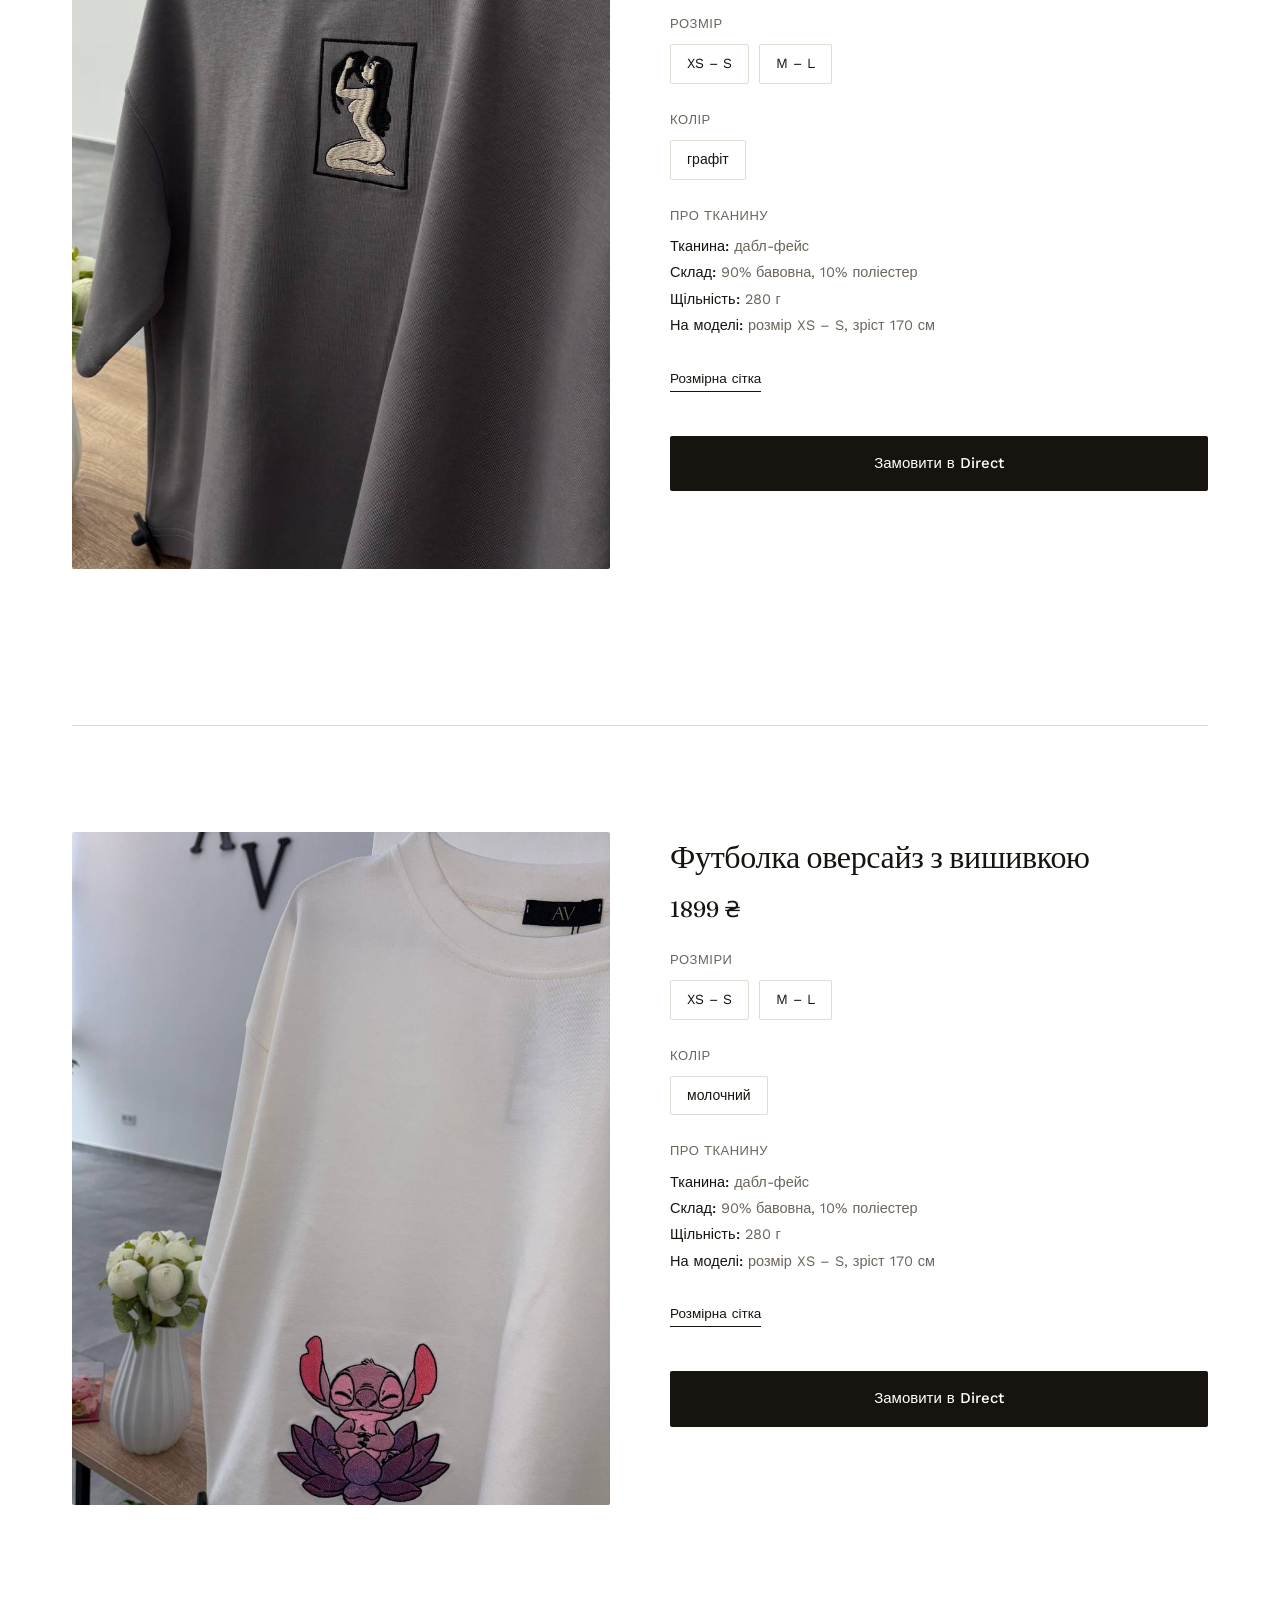
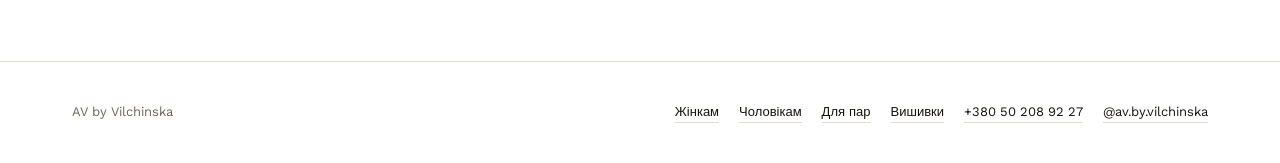
<file: women/t-shirts/index.html>
<!DOCTYPE html>
<html lang="uk">
<head>
<meta charset="UTF-8">
<meta name="color-scheme" content="light only">
<meta name="viewport" content="width=device-width, initial-scale=1.0">
<title>Футболки Жінкам — AV by Vilchinska</title>
<meta name="description" content="Жіноча футболка оверсайз — AV by Vilchinska.">
<link rel="stylesheet" href="../../assets/css/style.css">
</head>
<body>

<header class="site-header">
  <div class="header-inner">
    <a href="../../index.html" class="logo">AV <span>by</span> Vilchinska</a>
    <nav class="main-nav">
      <a href="../../index.html">Головна</a>
      <a href="../../women/index.html" class="active">Жінкам</a>
      <a href="../../men/index.html">Чоловікам</a>
      <a href="../../pairs/index.html">Для пар</a>
      <a href="../../embroidery/index.html">Вишивки</a>
      <a href="../../index.html#location">Контакти</a>
    </nav>
    <div class="header-actions">
      <a class="icon-link" href="https://www.instagram.com/av.by.vilchinska" target="_blank" rel="noopener">Instagram</a>
      <button class="burger" id="burgerBtn" aria-label="Меню" aria-expanded="false"><span></span><span></span><span></span></button>
    </div>
  </div>
</header>

<div class="menu-overlay" id="menuOverlay" data-bg="../../assets/images/hero-slide-1.jpg">
  <div class="menu-links">
    <a href="../../index.html">Головна</a>
    <a href="../../women/index.html">Жінкам</a>
    <a href="../../men/index.html">Чоловікам</a>
    <a href="../../pairs/index.html">Для пар</a>
    <a href="../../embroidery/index.html">Вишивки</a>
    <a href="../../index.html#location">Локація</a>
  </div>
  <div class="menu-bottom">
    <a href="tel:+380502089227">+380 50 208 92 27</a>
    <a href="https://www.instagram.com/av.by.vilchinska" target="_blank" rel="noopener">@av.by.vilchinska</a>
  </div>
</div>

<section class="page-hero">
  <div class="wrap">
    <div class="breadcrumb"><a href="../../index.html">Головна</a> / <a href="../index.html">Жінкам</a> / Футболки</div>
    <div class="kicker">Каталог</div>
    <h1>Футболки</h1>
    <div class="catalog-switch">
      <a href="index.html" class="active">Футболки</a>
      <a href="../sweatshirts/index.html">Світшоти</a>
    </div>
  </div>
</section>

<div class="wrap catalog-body" id="catalogWomenTees" data-filter-panel="filterPanelWomenTees">
  <div class="catalog-filter">
    <button class="filter-btn" data-filter-target="catalogWomenTees" type="button"><svg viewBox="0 0 24 24" fill="none" stroke="currentColor" stroke-width="1.6"><path d="M4 6h16M7 12h10M10 18h4"/></svg> Фільтр</button>
  </div>
  <div class="catalog-contacts" data-reveal>
    <div class="cc-text">Обираєте розмір чи колір? Напишіть нам — відповімо швидко.</div>
    <div class="cc-links">
      <a href="tel:+380502089227">+380 50 208 92 27</a>
      <a href="https://www.instagram.com/av.by.vilchinska" target="_blank" rel="noopener">@av.by.vilchinska</a>
    </div>
  </div>

  <div class="tile-grid"></div>

  <div class="product-block">
  <div class="pd-wrap">
    <div class="pd-photo" data-reveal>
      <img src="../../assets/images/tee-women-chocolate.jpg" alt="Жіноча футболка оверсайз">
    </div>
    <div class="pd-info" data-reveal>
      <h2>Жіноча футболка оверсайз</h2>
      <p class="pd-price">999 ₴</p>

      <div class="pd-block">
        <div class="pd-label">Розміри</div>
        <div class="pd-sizes"><span>XS – S</span><span>M – L</span></div>
      </div>

      <div class="pd-block">
        <div class="pd-label">Кольори</div>
        <div class="swatches">
      <button class="swatch active" data-img="../../assets/images/tee-women-chocolate.jpg" style="background:#3d2f34" aria-label="шоколадний" title="шоколадний"></button>
      <button class="swatch" data-img="../../assets/images/tee-women-milk.jpg" style="background:#e7e8e5" aria-label="молочний" title="молочний"></button>
      <button class="swatch" data-img="../../assets/images/tee-women-black.jpg" style="background:#101319" aria-label="чорний" title="чорний"></button>
      <button class="swatch" data-img="../../assets/images/tee-women-grey.jpg" style="background:#737375" aria-label="сірий" title="сірий"></button>
      </div>
      </div>

      <div class="pd-block pd-fabric">
        <div class="pd-label">Про тканину</div>
        <p><span class="fabric-label">Тканина:</span> дабл-фейс</p>
        <p><span class="fabric-label">Склад:</span> 90% бавовна, 10% поліестер</p>
        <p><span class="fabric-label">Щільність:</span> 280 г</p>
        <p><span class="fabric-label">На моделі:</span> розмір XS – S, зріст 170 см</p>
      </div>

      <a href="#" class="size-chart-link">Розмірна сітка</a>
      <a class="product-order pd-order" href="https://www.instagram.com/av.by.vilchinska" target="_blank" rel="noopener">Замовити в Direct</a>
    </div>
  </div>
  </div>

  <div class="product-block">
  <div class="pd-wrap">
    <div class="pd-photo pd-gallery" data-reveal>
      <div class="pd-gallery-track">
        <div class="pd-slide"><img src="../../assets/images/tee-women-emb-snowflake-back.jpg" alt="Жіноча футболка оверсайз, спина"></div>
        <div class="pd-slide"><img src="../../assets/images/tee-women-emb-front-plain.jpg" alt="Жіноча футболка оверсайз, спереду"></div>
      </div>
      <button class="pd-gallery-arrow left" aria-label="Попереднє фото">‹</button>
      <button class="pd-gallery-arrow right" aria-label="Наступне фото">›</button>
      <div class="pd-gallery-dots">
        <button class="active" aria-label="Фото 1"></button>
        <button aria-label="Фото 2"></button>
      </div>
    </div>
    <div class="pd-info" data-reveal>
      <h2>Футболка оверсайз з вишивкою</h2>
      <p class="pd-price">1599 ₴</p>

      <div class="pd-block">
        <div class="pd-label">Розмір</div>
        <div class="pd-sizes"><span>XS – S</span><span>M – L</span></div>
      </div>

      <div class="pd-block">
        <div class="pd-label">Колір</div>
        <div class="pd-sizes"><span>чорний</span></div>
      </div>

      <div class="pd-block pd-fabric">
        <div class="pd-label">Про тканину</div>
        <p><span class="fabric-label">Тканина:</span> дабл-фейс</p>
        <p><span class="fabric-label">Склад:</span> 90% бавовна, 10% поліестер</p>
        <p><span class="fabric-label">Щільність:</span> 280 г</p>
        <p><span class="fabric-label">На моделі:</span> розмір XS – S, зріст 170 см</p>
      </div>

      <a href="#" class="size-chart-link">Розмірна сітка</a>
      <a class="product-order pd-order" href="https://www.instagram.com/av.by.vilchinska" target="_blank" rel="noopener">Замовити в Direct</a>
    </div>
  </div>
  </div>

  <div class="product-block">
  <div class="pd-wrap">
    <div class="pd-photo pd-gallery" data-reveal>
      <div class="pd-gallery-track">
        <div class="pd-slide"><img src="../../assets/images/tee-women-emb-bereginya-back.jpg" alt="Жіноча футболка оверсайз, спина"></div>
        <div class="pd-slide"><img src="../../assets/images/tee-women-emb-front-plain.jpg" alt="Жіноча футболка оверсайз, спереду"></div>
      </div>
      <button class="pd-gallery-arrow left" aria-label="Попереднє фото">‹</button>
      <button class="pd-gallery-arrow right" aria-label="Наступне фото">›</button>
      <div class="pd-gallery-dots">
        <button class="active" aria-label="Фото 1"></button>
        <button aria-label="Фото 2"></button>
      </div>
    </div>
    <div class="pd-info" data-reveal>
      <h2>Футболка оверсайз з вишивкою</h2>
      <p class="pd-price">1749 ₴</p>

      <div class="pd-block">
        <div class="pd-label">Розмір</div>
        <div class="pd-sizes"><span>XS – S</span><span>M – L</span></div>
      </div>

      <div class="pd-block">
        <div class="pd-label">Колір</div>
        <div class="pd-sizes"><span>чорний</span></div>
      </div>

      <div class="pd-block pd-fabric">
        <div class="pd-label">Про тканину</div>
        <p><span class="fabric-label">Тканина:</span> дабл-фейс</p>
        <p><span class="fabric-label">Склад:</span> 90% бавовна, 10% поліестер</p>
        <p><span class="fabric-label">Щільність:</span> 280 г</p>
        <p><span class="fabric-label">На моделі:</span> розмір XS – S, зріст 170 см</p>
      </div>

      <a href="#" class="size-chart-link">Розмірна сітка</a>
      <a class="product-order pd-order" href="https://www.instagram.com/av.by.vilchinska" target="_blank" rel="noopener">Замовити в Direct</a>
    </div>
  </div>
  </div>

  <div class="product-block" id="emb-motanka3">
  <div class="pd-wrap">
    <div class="pd-photo" data-reveal>
      <img src="../../assets/images/tee-women-emb-motanka-front.jpg" alt="Жіноча футболка оверсайз з вишивкою">
    </div>
    <div class="pd-info" data-reveal>
      <h2>Футболка оверсайз з вишивкою</h2>
      <p class="pd-price">1749 ₴</p>

      <div class="pd-block">
        <div class="pd-label">Розмір</div>
        <div class="pd-sizes"><span>XS – S</span><span>M – L</span></div>
      </div>

      <div class="pd-block">
        <div class="pd-label">Колір</div>
        <div class="pd-sizes"><span>чорний</span></div>
      </div>

      <div class="pd-block pd-fabric">
        <div class="pd-label">Про тканину</div>
        <p><span class="fabric-label">Тканина:</span> дабл-фейс</p>
        <p><span class="fabric-label">Склад:</span> 90% бавовна, 10% поліестер</p>
        <p><span class="fabric-label">Щільність:</span> 280 г</p>
        <p><span class="fabric-label">На моделі:</span> розмір XS – S, зріст 170 см</p>
      </div>

      <a href="#" class="size-chart-link">Розмірна сітка</a>
      <a class="product-order pd-order" href="https://www.instagram.com/av.by.vilchinska" target="_blank" rel="noopener">Замовити в Direct</a>
    </div>
  </div>
  </div>

  <div class="product-block" id="emb-chocolate">
  <div class="pd-wrap">
    <div class="pd-photo" data-reveal>
      <img src="../../assets/images/tee-women-emb-chocolate.jpg" alt="Жіноча футболка оверсайз з вишивкою, шоколадна">
    </div>
    <div class="pd-info" data-reveal>
      <h2>Футболка оверсайз з вишивкою</h2>
      <p class="pd-price">1349 ₴</p>

      <div class="pd-block">
        <div class="pd-label">Розмір</div>
        <div class="pd-sizes"><span>XS – S</span><span>M – L</span></div>
      </div>

      <div class="pd-block">
        <div class="pd-label">Колір</div>
        <div class="pd-sizes"><span>шоколадний</span></div>
      </div>

      <div class="pd-block pd-fabric">
        <div class="pd-label">Про тканину</div>
        <p><span class="fabric-label">Тканина:</span> дабл-фейс</p>
        <p><span class="fabric-label">Склад:</span> 90% бавовна, 10% поліестер</p>
        <p><span class="fabric-label">Щільність:</span> 280 г</p>
        <p><span class="fabric-label">На моделі:</span> розмір XS – S, зріст 170 см</p>
      </div>

      <a href="#" class="size-chart-link">Розмірна сітка</a>
      <a class="product-order pd-order" href="https://www.instagram.com/av.by.vilchinska" target="_blank" rel="noopener">Замовити в Direct</a>
    </div>
  </div>
  </div>

  <div class="product-block">
  <div class="pd-wrap">
    <div class="pd-photo" data-reveal>
      <img src="../../assets/images/tee-women-emb-grey-tag.jpg" alt="Жіноча футболка оверсайз з вишивкою, сіра">
    </div>
    <div class="pd-info" data-reveal>
      <h2>Футболка оверсайз з вишивкою</h2>
      <p class="pd-price">1249 ₴</p>

      <div class="pd-block">
        <div class="pd-label">Розмір</div>
        <div class="pd-sizes"><span>XS – S</span><span>M – L</span></div>
      </div>

      <div class="pd-block">
        <div class="pd-label">Колір</div>
        <div class="pd-sizes"><span>сірий</span></div>
      </div>

      <div class="pd-block pd-fabric">
        <div class="pd-label">Про тканину</div>
        <p><span class="fabric-label">Тканина:</span> дабл-фейс</p>
        <p><span class="fabric-label">Склад:</span> 90% бавовна, 10% поліестер</p>
        <p><span class="fabric-label">Щільність:</span> 280 г</p>
        <p><span class="fabric-label">На моделі:</span> розмір XS – S, зріст 170 см</p>
      </div>

      <a href="#" class="size-chart-link">Розмірна сітка</a>
      <a class="product-order pd-order" href="https://www.instagram.com/av.by.vilchinska" target="_blank" rel="noopener">Замовити в Direct</a>
    </div>
  </div>
  </div>

  <div class="product-block">
  <div class="pd-wrap">
    <div class="pd-photo" data-reveal>
      <img src="../../assets/images/tee-women-emb-graphite-art.jpg" alt="Жіноча футболка оверсайз з вишивкою, графітова">
    </div>
    <div class="pd-info" data-reveal>
      <h2>Футболка оверсайз з вишивкою</h2>
      <p class="pd-price">1249 ₴</p>

      <div class="pd-block">
        <div class="pd-label">Розмір</div>
        <div class="pd-sizes"><span>XS – S</span><span>M – L</span></div>
      </div>

      <div class="pd-block">
        <div class="pd-label">Колір</div>
        <div class="pd-sizes"><span>графіт</span></div>
      </div>

      <div class="pd-block pd-fabric">
        <div class="pd-label">Про тканину</div>
        <p><span class="fabric-label">Тканина:</span> дабл-фейс</p>
        <p><span class="fabric-label">Склад:</span> 90% бавовна, 10% поліестер</p>
        <p><span class="fabric-label">Щільність:</span> 280 г</p>
        <p><span class="fabric-label">На моделі:</span> розмір XS – S, зріст 170 см</p>
      </div>

      <a href="#" class="size-chart-link">Розмірна сітка</a>
      <a class="product-order pd-order" href="https://www.instagram.com/av.by.vilchinska" target="_blank" rel="noopener">Замовити в Direct</a>
    </div>
  </div>
  </div>

  <div class="product-block">
  <div class="pd-wrap">
    <div class="pd-photo" data-reveal>
      <img src="../../assets/images/tee-women-stitch.jpg" alt="Жіноча футболка оверсайз з вишивкою">
    </div>
    <div class="pd-info" data-reveal>
      <h2>Футболка оверсайз з вишивкою</h2>
      <p class="pd-price">1899 ₴</p>

      <div class="pd-block">
        <div class="pd-label">Розміри</div>
        <div class="pd-sizes"><span>XS – S</span><span>M – L</span></div>
      </div>

      <div class="pd-block">
        <div class="pd-label">Колір</div>
        <div class="pd-sizes"><span>молочний</span></div>
      </div>

      <div class="pd-block pd-fabric">
        <div class="pd-label">Про тканину</div>
        <p><span class="fabric-label">Тканина:</span> дабл-фейс</p>
        <p><span class="fabric-label">Склад:</span> 90% бавовна, 10% поліестер</p>
        <p><span class="fabric-label">Щільність:</span> 280 г</p>
        <p><span class="fabric-label">На моделі:</span> розмір XS – S, зріст 170 см</p>
      </div>

      <a href="#" class="size-chart-link">Розмірна сітка</a>
      <a class="product-order pd-order" href="https://www.instagram.com/av.by.vilchinska" target="_blank" rel="noopener">Замовити в Direct</a>
    </div>
  </div>
  </div>
</div>


<div class="filter-panel" id="filterPanelWomenTees">
  <div class="filter-backdrop"></div>
  <div class="filter-sheet">
    <div class="filter-sheet-handle"></div>
    <button class="filter-close" aria-label="Закрити">&times;</button>
    <div class="filter-section">
      <div class="filter-heading">Ціна</div>
      <div class="filter-options">
        <div class="filter-option active" data-sort="asc"><span>Від дешевших</span><span class="check"></span></div>
        <div class="filter-option" data-sort="desc"><span>Від дорожчих</span><span class="check"></span></div>
      </div>
    </div>
    <div class="filter-section">
      <div class="filter-heading">Відображення</div>
      <div class="filter-options">
        <div class="filter-option active" data-view="list"><span>Список</span><span class="check"></span></div>
        <div class="filter-option" data-view="grid"><span>Плитка</span><span class="check"></span></div>
      </div>
    </div>
    <div class="filter-actions">
      <button class="filter-reset" type="button">Очистити</button>
      <button class="filter-apply" type="button">Застосувати</button>
    </div>
  </div>
</div>

<footer class="site-footer">
  <div class="wrap footer-inner">
    <span>AV by Vilchinska</span>
    <div class="footer-links">
      <a href="../../women/index.html">Жінкам</a>
      <a href="../../men/index.html">Чоловікам</a>
      <a href="../../pairs/index.html">Для пар</a>
      <a href="../../embroidery/index.html">Вишивки</a>
      <a href="tel:+380502089227">+380 50 208 92 27</a>
      <a href="https://www.instagram.com/av.by.vilchinska" target="_blank" rel="noopener">@av.by.vilchinska</a>
    </div>
  </div>
</footer>


<div class="size-modal" id="sizeChartModal">
  <div class="size-modal-backdrop"></div>
  <div class="size-modal-inner">
    <button class="size-modal-close" aria-label="Закрити">&times;</button>
    <img src="../../assets/images/size-chart.jpg" alt="Розмірна сітка AV by Vilchinska">
  </div>
</div>

<script src="../../assets/js/main.js"></script>
</body>
</html>
</file>
<file: assets/css/style.css>
@import url('https://fonts.googleapis.com/css2?family=Fraunces:ital,opsz,wght@0,9..144,300;0,9..144,400;0,9..144,500;0,9..144,600;1,9..144,400;1,9..144,500&family=Work+Sans:wght@300;400;500;600&display=swap');

:root{
  --bg: #FFFFFF;
  --bg-alt: #F1EFEA;
  --ink: #17140F;
  --ink-muted: #6B655C;
  --accent: #B96A2C;
  --line: #DFDBD3;
  --dark: #141210;
  --dark-ink: #EDE8E0;
  color-scheme: light only;
}

*{ box-sizing: border-box; }
html{ scroll-behavior: smooth; color-scheme: light only; overflow-x: hidden; }
body{
  margin:0;
  background: var(--bg);
  color: var(--ink);
  font-family: 'Work Sans', sans-serif;
  font-weight: 400;
  line-height: 1.55;
  -webkit-font-smoothing: antialiased;
  overflow-x: hidden;
  width: 100%;
}
img{ display:block; max-width:100%; }
a{ color: inherit; }

h1,h2,h3{
  font-family: 'Fraunces', serif;
  font-weight: 500;
  margin: 0;
  letter-spacing: -0.01em;
}

.wrap{ max-width: 1200px; margin: 0 auto; padding: 0 32px; }
@media (max-width: 640px){
  .wrap{ padding: 0 20px; }
  .header-inner{ padding: 16px 20px; }
  .hero-content{ left: 20px; right: 20px; }
}

/* ---------- HEADER ---------- */
header.site-header{
  position: sticky; top: 0; z-index: 50;
  background: rgba(255,255,255,0.92);
  backdrop-filter: blur(10px);
  border-bottom: 1px solid var(--line);
}
.header-inner{
  display:flex; align-items:center; justify-content: space-between;
  padding: 18px 32px;
  max-width: 1200px; margin: 0 auto;
}
.logo{
  font-family:'Fraunces', serif;
  font-size: 20px;
  font-weight: 500;
  text-decoration: none;
  letter-spacing: 0.01em;
}
.logo span{ color: var(--accent); font-style: italic; }
.main-nav{ display:flex; align-items:center; gap: 32px; }
.main-nav a{
  font-size: 14px;
  text-decoration:none;
  color: var(--ink-muted);
  transition: color .2s ease;
}
.main-nav a:hover, .main-nav a.active{ color: var(--ink); }
.header-actions{ display:flex; align-items:center; gap: 18px; }
.icon-link{ color: var(--ink); text-decoration:none; }
.btn-catalog{
  background: var(--ink); color:#fff; text-decoration:none;
  padding: 10px 20px; font-size: 13.5px; border-radius: 2px;
  transition: background .2s ease;
}
.btn-catalog:hover{ background: var(--accent); }

.burger{
  width: 30px; height: 20px;
  display:flex; flex-direction: column; justify-content: space-between;
  background:none; border:none; padding:0; cursor:pointer;
}
.burger span{ display:block; height: 1.4px; width:100%; background: var(--ink); transition: transform .3s ease, opacity .3s ease; }
.burger[aria-expanded="true"] span:nth-child(1){ transform: translateY(9.3px) rotate(45deg); }
.burger[aria-expanded="true"] span:nth-child(2){ opacity:0; }
.burger[aria-expanded="true"] span:nth-child(3){ transform: translateY(-9.3px) rotate(-45deg); }

.menu-overlay{
  position: fixed; inset:0; background: var(--dark); color: var(--dark-ink);
  z-index: 60; display:flex; flex-direction:column; justify-content:center;
  padding: 40px; transform: translateY(-100%);
  transition: transform .5s cubic-bezier(.76,0,.24,1);
}
.menu-overlay.open{ transform: translateY(0); }
.menu-overlay .menu-links{ display:flex; flex-direction:column; gap: 20px; margin-bottom: 50px; }
.menu-overlay .menu-links a{
  font-family:'Fraunces', serif; font-size: clamp(30px, 8vw, 46px);
  color: var(--dark-ink); text-decoration:none; font-style: italic;
}
.menu-overlay .menu-bottom{ display:flex; flex-direction:column; gap: 10px; font-size: 15px; }
.menu-overlay .menu-bottom a{ color:#B9B2A6; text-decoration:none; }

@media (max-width: 900px){
  .main-nav{ display:none; }
  .header-actions .btn-catalog{ display:none; }
}

/* ---------- REVEAL (light touch) ---------- */
[data-reveal]{ opacity:0; transform: translateY(14px); transition: opacity .7s ease, transform .7s ease; }
[data-reveal].in-view{ opacity:1; transform: translateY(0); }
@media (prefers-reduced-motion: reduce){
  [data-reveal]{ opacity:1 !important; transform:none !important; transition:none !important; }
}

/* ---------- HERO SLIDER ---------- */
.hero{ position: relative; height: 88vh; min-height: 520px; overflow:hidden; }
.hero-track{ display:flex; width:100%; height:100%; transition: transform .55s cubic-bezier(.65,0,.35,1); touch-action: pan-y; }
.hero-slide{ position:relative; flex: 0 0 100%; width:100%; height:100%; }
.hero-slide img{ width:100%; height:100%; object-fit: cover; object-position: center 20%; max-width: 2200px; margin: 0 auto; }
.hero::after{ content:''; position:absolute; inset:0; background: linear-gradient(180deg, rgba(20,18,16,0.12) 0%, rgba(20,18,16,0.06) 40%, rgba(20,18,16,0.72) 100%); pointer-events:none; z-index:1; }
.hero-content{ position:absolute; left:24px; right:24px; bottom:52px; color:#fff; display:flex; justify-content:space-between; align-items:flex-end; gap:24px; flex-wrap:wrap; z-index:2; }
.hero-title{ font-size: clamp(30px, 5.6vw, 58px); line-height: 1.05; max-width: 680px; font-style: italic; font-weight: 400; text-shadow: 0 2px 18px rgba(0,0,0,.28); }
.hero-tagline{ font-size: 13px; letter-spacing: 0.12em; text-transform: uppercase; color:#fff; margin-bottom: 14px; opacity: .92; }
.hero-sub{
  max-width: 360px;
  font-size: 16px;
  line-height: 1.5;
  font-weight: 500;
  color: #fff;
  padding-bottom: 6px;
  text-shadow: 0 1px 14px rgba(0,0,0,.4), 0 1px 3px rgba(0,0,0,.5);
}
.hero-sub strong{ font-weight: 600; }

.hero-dots{
  position:absolute; left:50%; transform:translateX(-50%); bottom: 18px; z-index:3;
  display:flex; gap:8px;
}
.hero-dots button{
  width:7px; height:7px; border-radius:50%; border:1px solid rgba(255,255,255,.8);
  background: rgba(255,255,255,.25); padding:0; cursor:pointer; transition: background .2s ease, transform .2s ease;
}
.hero-dots button.active{ background:#fff; transform: scale(1.2); }

.hero-arrow{
  position:absolute; top:50%; transform: translateY(-50%); z-index:3;
  width:40px; height:40px; border-radius:50%; border:1px solid rgba(255,255,255,.5);
  background: rgba(20,18,16,.25); color:#fff; font-size:18px; cursor:pointer;
  display:flex; align-items:center; justify-content:center;
}
.hero-arrow.left{ left:16px; }
.hero-arrow.right{ right:16px; }
@media (max-width: 720px){ .hero-arrow{ display:none; } }

/* ---------- CATEGORY BLOCKS ---------- */
.categories{ padding: 90px 0; }
.categories-grid{ display:grid; grid-template-columns: 1fr 1fr; gap: 28px; }
.categories-grid.cols-3{ grid-template-columns: 1fr 1fr 1fr; }
@media (max-width: 900px){ .categories-grid.cols-3{ grid-template-columns: 1fr 1fr; } }
@media (min-width: 900px){
  .categories-grid:not(.cols-3){ max-width: 780px; margin: 0 auto; }
}
.category-card{ display:flex; flex-direction:column; border-radius: 2px; overflow:hidden; text-decoration:none; }
.category-card .cat-photo{ position:relative; aspect-ratio: 3/4; overflow:hidden; background: var(--bg-alt); }
@media (min-width: 900px){
  .category-card .cat-photo{ aspect-ratio: 4/3.6; }
}
.category-card .cat-photo img{ width:100%; height:100%; object-fit:cover; transition: transform .6s ease; }
.category-card:hover .cat-photo img{ transform: scale(1.04); }
.category-card .cat-content{ padding: 20px 4px 0; color: var(--ink); }
.category-card h3{ font-size: clamp(20px, 2.6vw, 26px); margin-bottom: 6px; }
.category-card p{ font-size: 14px; color: var(--ink-muted); margin: 0 0 16px; }
.category-card .cat-btn{
  display:inline-block; background: var(--ink); color:#fff; text-decoration:none;
  padding: 12px 24px; font-size: 13.5px; border-radius: 2px; transition: background .2s ease, color .2s ease;
}
.category-card .cat-btn:hover{ background: var(--accent); color:#fff; }

@media (max-width: 720px){ .categories-grid{ grid-template-columns: 1fr; } }

/* ---------- GENERIC KICKER ---------- */
.kicker{ font-size:13px; color: var(--accent); font-weight:500; letter-spacing: 0.04em; margin-bottom: 14px; text-transform: uppercase; }

/* ---------- CATALOG CONTACTS BLOCK ---------- */
.catalog-contacts{
  background: var(--bg-alt);
  border: 1px solid var(--line);
  border-radius: 2px;
  padding: 28px 28px;
  display:flex;
  flex-wrap: wrap;
  align-items:center;
  justify-content: space-between;
  gap: 18px;
  margin: 0 0 56px;
}
.catalog-contacts .cc-text{ font-size: 14px; color: var(--ink-muted); }
.catalog-contacts .cc-links{ display:flex; flex-wrap: wrap; gap: 14px; }
.catalog-contacts .cc-links a{
  display:inline-flex; align-items:center; gap:8px;
  background: #fff; border:1px solid var(--line); color: var(--ink);
  text-decoration:none; padding: 11px 18px; font-size: 13.5px; border-radius: 2px;
  transition: background .2s ease, color .2s ease, border-color .2s ease;
}
.catalog-contacts .cc-links a:hover{ background: var(--ink); color:#fff; border-color: var(--ink); }
@media (max-width: 640px){
  .catalog-contacts{ padding: 22px 18px; flex-direction: column; align-items: flex-start; }
}

/* ---------- SECTION HEAD ---------- */
.section-head{ margin-bottom: 44px; }
.section-head h2{ font-size: clamp(28px, 3.4vw, 40px); margin-bottom: 10px; }
.section-head p{ color: var(--ink-muted); font-size: 15px; max-width: 480px; }
.section-head.center{ text-align:center; }
.section-head.center p{ margin: 0 auto; }

/* ---------- BREADCRUMB / PAGE HERO ---------- */
.page-hero{ padding: 56px 0 20px; border-bottom: 1px solid var(--line); }
.breadcrumb{ font-size: 13px; color: var(--ink-muted); margin-bottom: 18px; }
.breadcrumb a{ text-decoration:none; color: var(--ink-muted); }
.breadcrumb a:hover{ color: var(--ink); }
.page-hero h1{ font-size: clamp(32px, 4.4vw, 48px); margin-bottom: 12px; }
.page-hero p{ color: var(--ink-muted); font-size: 15px; max-width: 520px; }
.catalog-switch{ display:flex; gap: 18px; margin-top: 22px; }
.catalog-switch a{
  font-size: 13.5px; text-decoration:none; padding: 8px 0;
  border-bottom: 2px solid transparent; color: var(--ink-muted);
}
.catalog-switch a.active{ color: var(--ink); border-color: var(--accent); }

/* ---------- PRODUCT GRID ---------- */
.product-grid{
  display:grid; grid-template-columns: repeat(3, 1fr); gap: 40px 28px;
  padding: 56px 0 100px;
}
.product-card{ display:flex; flex-direction:column; }
.product-photo{ aspect-ratio: 4/5; overflow:hidden; background: var(--bg-alt); border-radius: 2px; margin-bottom: 16px; }
.product-photo img{ width:100%; height:100%; object-fit:cover; transition: transform .5s ease; }
.product-card:hover .product-photo img{ transform: scale(1.03); }
.product-card h3{ font-size: 17px; font-weight: 500; margin-bottom: 6px; }
.product-meta{ font-size: 13px; color: var(--ink-muted); margin-bottom: 4px; }
.product-meta .label{ color: var(--ink); font-weight:500; }
.product-price{ font-family:'Fraunces', serif; font-size: 16px; margin: 8px 0 12px; }
.product-order{
  align-self:flex-start; font-size: 13px; text-decoration:none; color: var(--ink);
  border-bottom: 1px solid var(--ink); padding-bottom: 2px; transition: color .2s ease, border-color .2s ease;
}
.product-order:hover{ color: var(--accent); border-color: var(--accent); }

@media (max-width: 900px){ .product-grid{ grid-template-columns: 1fr 1fr; gap: 30px 20px; } }
@media (max-width: 560px){ .product-grid{ grid-template-columns: 1fr; } }

/* ---------- SPLIT (about / process) ---------- */
.split{ display:grid; grid-template-columns: 1.05fr 0.95fr; gap: 72px; align-items:center; padding: 100px 0; }
.split.reverse .split-img{ order:2; }
.split.reverse .split-text{ order:1; }
.split-img img{ border-radius: 2px; }
.split-text .kicker{ font-size:13px; color: var(--accent); margin-bottom: 16px; font-weight:500; }
.split-text h2{ font-size: clamp(28px, 3.4vw, 40px); margin-bottom: 20px; }
.split-text p{ color: var(--ink-muted); font-size: 16px; max-width: 460px; }
.split-text p + p{ margin-top: 12px; }
@media (max-width: 860px){
  .split{ grid-template-columns: 1fr; gap: 32px; padding: 64px 0; }
  .split.reverse .split-img{ order:1; }
  .split.reverse .split-text{ order:2; }
}

/* ---------- PERKS ---------- */
.perks{ border-top: 1px solid var(--line); border-bottom: 1px solid var(--line); }
.perks-grid{ display:grid; grid-template-columns: repeat(4, 1fr); gap: 24px; padding: 40px 0; }
.perk{ display:flex; flex-direction:column; gap: 8px; }
.perk svg{ width:24px; height:24px; stroke: var(--accent); }
.perk .perk-title{ font-size: 14px; font-weight:500; }
.perk .perk-sub{ font-size: 12px; color: var(--ink-muted); }
@media (max-width: 720px){ .perks-grid{ grid-template-columns: 1fr 1fr; } }

/* ---------- FAQ ---------- */
.faq{ padding: 90px 0; }
.faq-item{ border-top: 1px solid var(--line); }
.faq-item:last-child{ border-bottom: 1px solid var(--line); }
.faq-item summary{
  cursor:pointer; list-style:none; padding: 20px 0;
  display:flex; justify-content:space-between; align-items:center;
  font-size: 15.5px; font-weight:500;
}
.faq-item summary::-webkit-details-marker{ display:none; }
.faq-item summary .plus{ font-family:'Fraunces', serif; font-size: 20px; color: var(--accent); transition: transform .3s ease; }
.faq-item[open] summary .plus{ transform: rotate(45deg); }
.faq-item p{ margin: 0 0 22px; color: var(--ink-muted); font-size: 14.5px; max-width: 560px; }

/* ---------- LOCATION ---------- */
.location{ padding: 90px 0; background: var(--bg-alt); }
.location-wrap{ display:grid; grid-template-columns: 1.2fr 0.8fr; border: 1px solid var(--line); background: #fff; }
.location-map{ position:relative; min-height: 400px; background: var(--bg-alt); }
.location-map iframe, .location-map img{ position:absolute; inset:0; width:100%; height:100%; border:0; object-fit:cover; }
.location-card{ padding: 52px 44px; display:flex; flex-direction:column; justify-content:center; border-left: 1px solid var(--line); }
.location-card .kicker{ font-size:13px; color: var(--accent); font-weight:500; margin-bottom: 14px; }
.location-card h2{ font-size: clamp(24px, 3vw, 32px); margin-bottom: 8px; }
.location-card .addr{ color: var(--ink-muted); font-size: 15px; margin: 0 0 24px; }
.hours-row{ display:flex; justify-content:space-between; font-size: 14px; padding: 8px 0; border-top: 1px solid var(--line); }
.hours-row:last-child{ border-bottom: 1px solid var(--line); }
.status{ font-size: 13px; font-weight:500; margin: 18px 0; display:flex; align-items:center; gap:8px; }
.status .dot{ width:7px; height:7px; border-radius:50%; background: var(--ink-muted); }
.status.open .dot{ background:#5C7A4E; }
.status.closed .dot{ background:#B3402F; }
.phone-line{ font-size: 14px; color: var(--ink-muted); margin: 0 0 20px; }
.phone-line a{ color: var(--ink); border-bottom: 1px solid var(--line); text-decoration:none; }
.btn-outline{
  background: transparent; color: var(--ink); border: 1px solid var(--ink);
  display:inline-flex; align-self:flex-start; padding: 12px 24px; text-decoration:none;
  font-size: 13.5px; border-radius: 2px; transition: background .2s ease, color .2s ease;
}
.btn-outline:hover{ background: var(--ink); color:#fff; }
@media (max-width: 860px){
  .location-wrap{ grid-template-columns: 1fr; }
  .location-card{ border-left:none; border-top: 1px solid var(--line); }
}

/* ---------- NEWSLETTER ---------- */
.newsletter{ background: var(--dark); color: var(--dark-ink); padding: 100px 32px; text-align:center; }
.newsletter-inner{ max-width: 460px; margin:0 auto; }
.newsletter .kicker{ color: var(--accent); font-size:13px; font-weight:500; margin-bottom:16px; }
.newsletter h2{ color: var(--dark-ink); font-size: clamp(26px, 3.4vw, 36px); margin-bottom: 14px; }
.newsletter-inner p{ color:#B9B2A6; font-size:14.5px; margin-bottom: 30px; }
.newsletter-form{ display:flex; gap:10px; margin-bottom:16px; }
.newsletter-form input[type="email"]{
  flex:1; background:transparent; border:1px solid #514C44; color: var(--dark-ink);
  padding: 13px 15px; font-size:14.5px; border-radius:2px; font-family:inherit;
}
.newsletter-form input::placeholder{ color:#8B8578; }
.newsletter-form input:focus{ outline:none; border-color: var(--accent); }
.consent{ display:flex; align-items:flex-start; gap:9px; font-size:12px; color:#9A9488; text-align:left; cursor:pointer; }
.consent input{ margin-top:2px; accent-color: var(--accent); }
.newsletter-success{ font-family:'Fraunces', serif; font-size:19px; color: var(--dark-ink); padding: 16px 0 4px; }
@media (max-width: 560px){ .newsletter-form{ flex-direction:column; } }

/* ---------- FOOTER ---------- */
footer.site-footer{ border-top: 1px solid var(--line); padding: 40px 0; }
.footer-inner{ display:flex; justify-content:space-between; align-items:center; flex-wrap:wrap; gap:16px; font-size:13px; color: var(--ink-muted); }
.footer-inner a{ color: var(--ink); text-decoration:none; border-bottom:1px solid var(--line); }
.footer-links{ display:flex; gap:20px; flex-wrap:wrap; }

.btn{
  display:inline-flex; align-items:center; gap:10px; background: var(--ink); color:#fff;
  text-decoration:none; padding:15px 30px; border-radius:2px; font-size:14.5px; transition: background .2s ease;
}
.btn:hover{ background: var(--accent); }

/* ---------- PRODUCT DETAIL (single product, swatches) ---------- */
.pd-wrap{ display:grid; grid-template-columns: 1fr 1fr; gap: 60px; padding: 50px 0 100px; align-items: start; }
.pd-wrap.pd-info-only{ grid-template-columns: 1fr; max-width: 480px; padding-top: 24px; }
.pd-photo{ aspect-ratio: 4/5; overflow:hidden; background: var(--bg-alt); border-radius: 2px; }
.pd-photo img{ width:100%; height:100%; object-fit:cover; transition: opacity .25s ease; }
.pd-info h2{ font-size: clamp(24px, 3vw, 32px); margin-bottom: 10px; }
.pd-price{ font-family:'Fraunces', serif; font-size: 22px; color: var(--ink); margin: 0 0 24px; }
.pd-block{ margin-bottom: 26px; }
.pd-block .pd-label{ font-size: 13px; color: var(--ink-muted); text-transform: uppercase; letter-spacing: 0.04em; margin-bottom: 10px; }
.pd-sizes{ display:flex; gap: 10px; flex-wrap: wrap; }
.pd-sizes span{ border:1px solid var(--line); padding: 8px 16px; font-size: 14px; border-radius: 2px; }

.swatches{ display:flex; gap: 12px; align-items:center; }
.swatch{
  width: 30px; height: 30px; border-radius: 50%;
  border: 1px solid rgba(0,0,0,.12);
  cursor: pointer; padding: 0; position: relative;
  box-shadow: 0 0 0 1px var(--bg) inset;
  transition: transform .15s ease, box-shadow .15s ease;
}
.swatch:hover{ transform: scale(1.08); }
.swatch.active{ box-shadow: 0 0 0 2px var(--bg), 0 0 0 3.5px var(--ink); }

.pd-fabric p{ font-size: 14.5px; color: var(--ink-muted); margin: 0 0 4px; }
.pd-fabric .fabric-label{ color: var(--ink); font-weight: 500; }

.pd-order{
  display:block; text-align:center; margin-top: 22px;
  background: var(--ink); color:#fff !important; text-decoration:none;
  border-bottom:none !important; padding: 16px 24px; font-size: 15px; font-weight:500;
  border-radius: 2px; transition: background .2s ease;
}
.pd-order:hover{ background: var(--accent); color:#fff !important; }

/* photo gallery (swipeable) */
.pd-gallery{ position: relative; overflow: hidden; }
.pd-gallery-track{ display:flex; height:100%; transition: transform .45s cubic-bezier(.65,0,.35,1); }
.pd-gallery-track .pd-slide{ flex: 0 0 100%; width:100%; height:100%; }
.pd-gallery-track .pd-slide img{ width:100%; height:100%; object-fit:cover; }
.pd-gallery-dots{
  position:absolute; left:50%; bottom:14px; transform:translateX(-50%);
  display:flex; gap:7px; z-index:2;
}
.pd-gallery-dots button{
  width:6px; height:6px; border-radius:50%; border:1px solid rgba(255,255,255,.8);
  background: rgba(255,255,255,.3); padding:0; cursor:pointer;
}
.pd-gallery-dots button.active{ background:#fff; }
.pd-gallery-arrow{
  position:absolute; top:50%; transform:translateY(-50%); z-index:2;
  width:32px; height:32px; border-radius:50%; border:1px solid rgba(255,255,255,.5);
  background: rgba(20,18,16,.28); color:#fff; font-size:15px; cursor:pointer;
  display:flex; align-items:center; justify-content:center;
}
.pd-gallery-arrow.left{ left:10px; }
.pd-gallery-arrow.right{ right:10px; }
@media (max-width: 720px){ .pd-gallery-arrow{ display:none; } }

/* stacked product blocks on a catalog page */
.product-block{ padding: 56px 0; border-top: 1px solid var(--line); scroll-margin-top: 100px; }
.product-block:first-of-type{ border-top: none; }

@media (max-width: 860px){
  .pd-wrap{ grid-template-columns: 1fr; gap: 28px; padding: 30px 0 70px; }
  .pd-photo{ position: static; }
}

/* ---------- COMING SOON ---------- */
.coming-soon{
  padding: 140px 0;
  text-align: center;
}
.coming-soon .kicker{ justify-content: center; display:flex; }
.coming-soon h2{
  font-family: 'Fraunces', serif;
  font-style: italic;
  font-size: clamp(28px, 5vw, 46px);
  color: var(--ink);
}

/* ---------- EMBROIDERY CATALOG ---------- */
.stitch-table{
  border: 1px solid var(--line);
  border-radius: 2px;
  overflow: hidden;
  margin-bottom: 70px;
}
.stitch-table-row{
  display:grid; grid-template-columns: 1fr auto;
  padding: 12px 20px; font-size: 14px;
  border-top: 1px solid var(--line);
}
.stitch-table-row:first-child{ border-top:none; background: var(--bg-alt); font-weight:500; }
.stitch-table-row .st-price{ font-family:'Fraunces', serif; }

.emb-grid{
  display:grid; grid-template-columns: repeat(4, 1fr); gap: 32px 24px;
  padding-bottom: 100px;
}
.emb-card{ display:flex; flex-direction:column; }
.emb-photo{ aspect-ratio: 1/1; overflow:hidden; background: var(--bg-alt); border-radius:2px; margin-bottom:14px; }
.emb-photo img{ width:100%; height:100%; object-fit:cover; transition: transform .4s ease; }
.emb-card:hover .emb-photo img{ transform: scale(1.04); }
.emb-card h3{ font-size:16px; margin-bottom:6px; }
.emb-spec{ font-size:12.5px; color: var(--ink-muted); margin-bottom: 10px; }
.emb-realized{
  align-self:flex-start; font-size:12.5px; text-decoration:none; color: var(--ink);
  border: 1px solid var(--ink); border-radius:2px; padding: 8px 14px;
  transition: background .2s ease, color .2s ease;
}
.emb-realized:hover{ background: var(--ink); color:#fff; }

@media (max-width: 900px){ .emb-grid{ grid-template-columns: repeat(2, 1fr); } }
@media (max-width: 560px){
  .emb-grid{ grid-template-columns: 1fr 1fr; gap: 22px 14px; }
  .stitch-table-row{ padding: 10px 14px; font-size: 13px; }
}

/* ---------- EMPTY STATE ---------- */
.empty-note{ color: var(--ink-muted); font-size: 14px; padding: 20px 0 60px; }

/* ---------- DYNAMIC HEADER ---------- */
header.site-header{ transition: box-shadow .3s ease, padding .3s ease; }
header.site-header.scrolled{
  box-shadow: 0 1px 0 var(--line), 0 8px 20px -12px rgba(20,18,16,.15);
}
header.site-header.scrolled .header-inner{ padding-top: 12px; padding-bottom: 12px; }
.main-nav a{ position: relative; padding-bottom: 2px; }
.main-nav a::after{
  content:''; position:absolute; left:0; right:100%; bottom:-2px; height:1.5px;
  background: var(--accent); transition: right .25s ease;
}
.main-nav a:hover::after, .main-nav a.active::after{ right:0; }

/* ---------- BURGER MENU PHOTO BACKGROUND ---------- */
.menu-overlay{
  background-color: var(--dark);
  background-size: cover;
  background-position: center;
  background-blend-mode: multiply;
}
.menu-overlay::before{
  content:''; position:absolute; inset:0; background: rgba(10,9,8,.6); z-index:0;
}
.menu-overlay .menu-links, .menu-overlay .menu-bottom{ position: relative; z-index: 1; }

/* ---------- CATALOG FILTER BAR ---------- */
.catalog-filter{
  display:flex; align-items:center; justify-content: space-between;
  gap: 14px; margin-bottom: 26px; flex-wrap: wrap;
}
.filter-btn{
  display:inline-flex; align-items:center; gap:8px;
  background:#fff; border:1px solid var(--line); color: var(--ink);
  padding: 11px 18px; font-size: 13.5px; border-radius: 2px; cursor:pointer;
  transition: background .2s ease, color .2s ease;
}
.filter-btn:hover{ background: var(--ink); color:#fff; }
.filter-btn svg{ width:15px; height:15px; }
.filter-count{
  background: var(--accent); color:#fff; font-size: 11px; line-height:1;
  border-radius: 50%; width:16px; height:16px; display:flex; align-items:center; justify-content:center;
}

.filter-panel{
  position: fixed; inset: 0; z-index: 70; display:none;
}
.filter-panel.open{ display:block; }
.filter-panel .filter-backdrop{
  position:absolute; inset:0; background: rgba(20,18,16,.45);
}
.filter-sheet{
  position:absolute; left:0; right:0; bottom:0;
  background:#fff; border-radius: 16px 16px 0 0;
  padding: 26px 24px 32px; max-height: 82vh; overflow-y:auto;
  transform: translateY(100%); transition: transform .35s cubic-bezier(.65,0,.35,1);
}
.filter-panel.open .filter-sheet{ transform: translateY(0); }
.filter-sheet-handle{ width:36px; height:4px; background: var(--line); border-radius:2px; margin: 0 auto 20px; }
.filter-section{ margin-bottom: 26px; }
.filter-section .filter-heading{ font-size: 13px; text-transform: uppercase; letter-spacing:.04em; color: var(--ink-muted); margin-bottom: 14px; }
.filter-options{ display:flex; flex-direction: column; gap: 10px; }
.filter-option{
  display:flex; align-items:center; justify-content: space-between;
  border: 1px solid var(--line); border-radius: 2px;
  padding: 15px 18px; font-size: 15px; cursor:pointer;
  background:#fff; transition: border-color .2s ease, background .2s ease;
}
.filter-option.active{ border-color: var(--ink); background: var(--bg-alt); font-weight:500; }
.filter-option .check{ width:18px; height:18px; border-radius:50%; border:1.5px solid var(--line); flex-shrink:0; position:relative; }
.filter-option.active .check{ border-color: var(--ink); }
.filter-option.active .check::after{
  content:''; position:absolute; inset:3px; border-radius:50%; background: var(--ink);
}
.filter-actions{ display:flex; gap: 10px; margin-top: 6px; }
.filter-reset{
  flex: 1; background: #fff; color: var(--ink); border: 1px solid var(--line); border-radius:2px;
  padding: 16px; font-size: 15px; cursor:pointer;
}
.filter-reset:hover{ border-color: var(--ink); }
.filter-apply{
  flex: 1.4; background: var(--ink); color:#fff; border:none; border-radius:2px;
  padding: 16px; font-size: 15px; cursor:pointer;
}
.filter-apply:hover{ background: var(--accent); }
.filter-close{
  position:absolute; top:20px; right:20px; background:none; border:none; font-size:22px; cursor:pointer; color: var(--ink-muted);
}

@media (min-width: 720px){
  .filter-sheet{
    left:auto; right: 32px; bottom:auto; top: 90px;
    width: 340px; border-radius: 4px; transform: translateY(-12px); opacity:0;
    transition: transform .25s ease, opacity .25s ease; max-height: 70vh;
  }
  .filter-panel.open .filter-sheet{ transform: translateY(0); opacity:1; }
  .filter-sheet-handle{ display:none; }
}

/* ---------- CATALOG VIEW MODES: list / grid ---------- */
.catalog-body.view-grid .product-block{ display:none; }
.catalog-body.view-grid .tile-grid{ display:grid; }
.tile-grid{ display:none; grid-template-columns: repeat(4, 1fr); gap: 22px 18px; padding: 8px 0 60px; }
.tile-card{ cursor:pointer; }
.tile-photo{ aspect-ratio: 4/5; overflow:hidden; background: var(--bg-alt); border-radius:2px; margin-bottom:10px; }
.tile-photo img{ width:100%; height:100%; object-fit:cover; }
.tile-title{ font-size: 13px; margin-bottom: 3px; }
.tile-price{ font-family:'Fraunces', serif; font-size: 13.5px; color: var(--ink-muted); }
.catalog-body.detail-open .tile-grid{ display:none !important; }
.catalog-body.detail-open .product-block{ display:none; }
.catalog-body.detail-open .product-block.detail-active{ display:block; }
.back-to-catalog{
  display:none; align-items:center; gap:8px; font-size: 13.5px; color: var(--ink-muted);
  text-decoration:none; margin: 0 0 30px; cursor:pointer; border:none; background:none; padding:0;
}
.catalog-body.detail-open .back-to-catalog{ display:inline-flex; }

@media (max-width: 900px){ .tile-grid{ grid-template-columns: repeat(2, 1fr); } }

/* ---------- SIZE CHART LINK + MODAL ---------- */
.size-chart-link{
  display:inline-flex; align-items:center; gap:6px;
  font-size: 13.5px; color: var(--ink); text-decoration:none;
  border-bottom: 1px solid var(--ink); padding-bottom:2px; cursor:pointer; background:none; border-top:none; border-left:none; border-right:none;
  margin: 4px 0 22px;
}
.size-chart-link:hover{ color: var(--accent); border-color: var(--accent); }

.size-modal{ position:fixed; inset:0; z-index:80; display:none; align-items:center; justify-content:center; padding: 20px; }
.size-modal.open{ display:flex; }
.size-modal-backdrop{ position:absolute; inset:0; background: rgba(20,18,16,.7); }
.size-modal-inner{ position:relative; max-width: 480px; width:100%; background:#fff; border-radius:4px; padding: 16px; z-index:1; }
.size-modal-inner img{ width:100%; border-radius:2px; }
.size-modal-close{
  position:absolute; top:-14px; right:-14px; width:34px; height:34px; border-radius:50%;
  background:#fff; border:1px solid var(--line); font-size:18px; cursor:pointer; z-index:2;
}

/* ---------- PAIRS DESCRIPTION LINKS ---------- */
.pairs-links{ display:flex; gap:12px; margin: 6px 0 22px; flex-wrap:wrap; }
.pairs-links a{
  background: var(--bg-alt); border:1px solid var(--line); color: var(--ink); text-decoration:none;
  padding: 11px 20px; font-size: 13.5px; border-radius:2px; transition: background .2s ease, color .2s ease;
}
.pairs-links a:hover{ background: var(--ink); color:#fff; }
</file>
